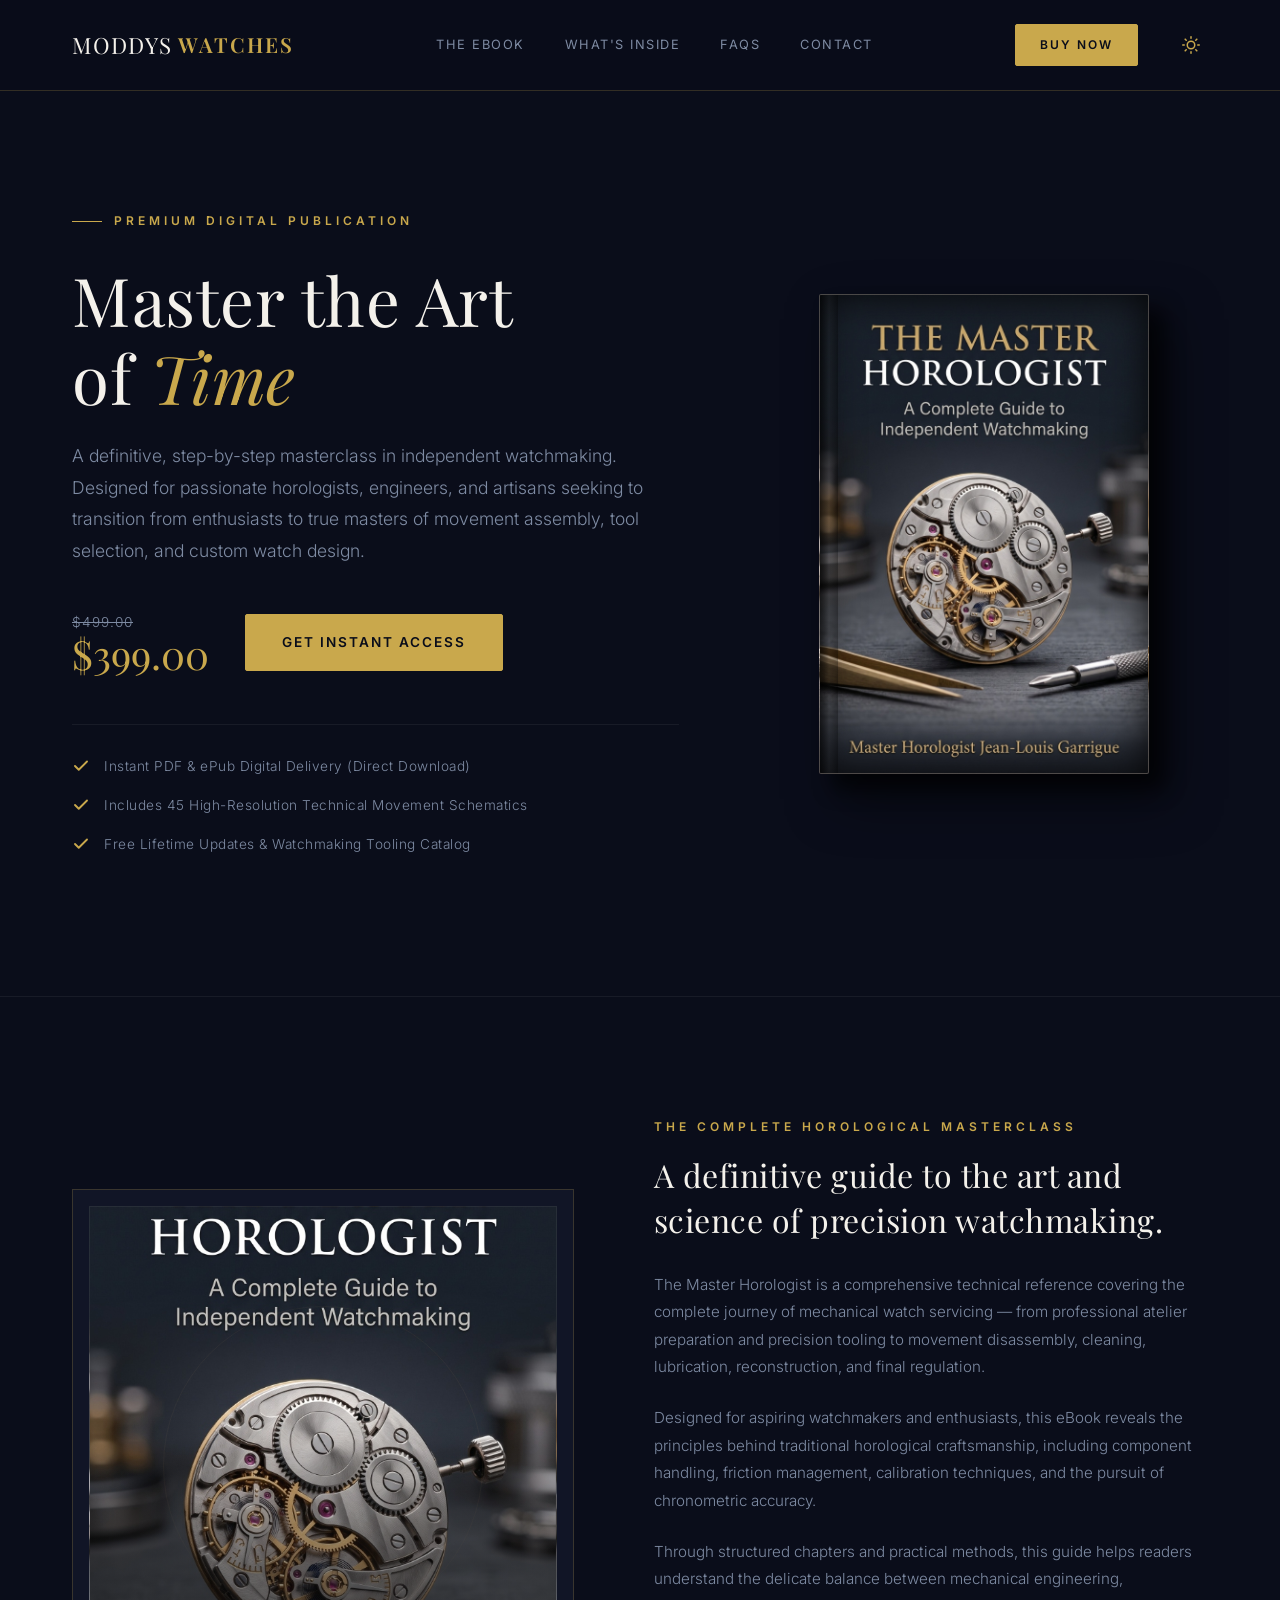
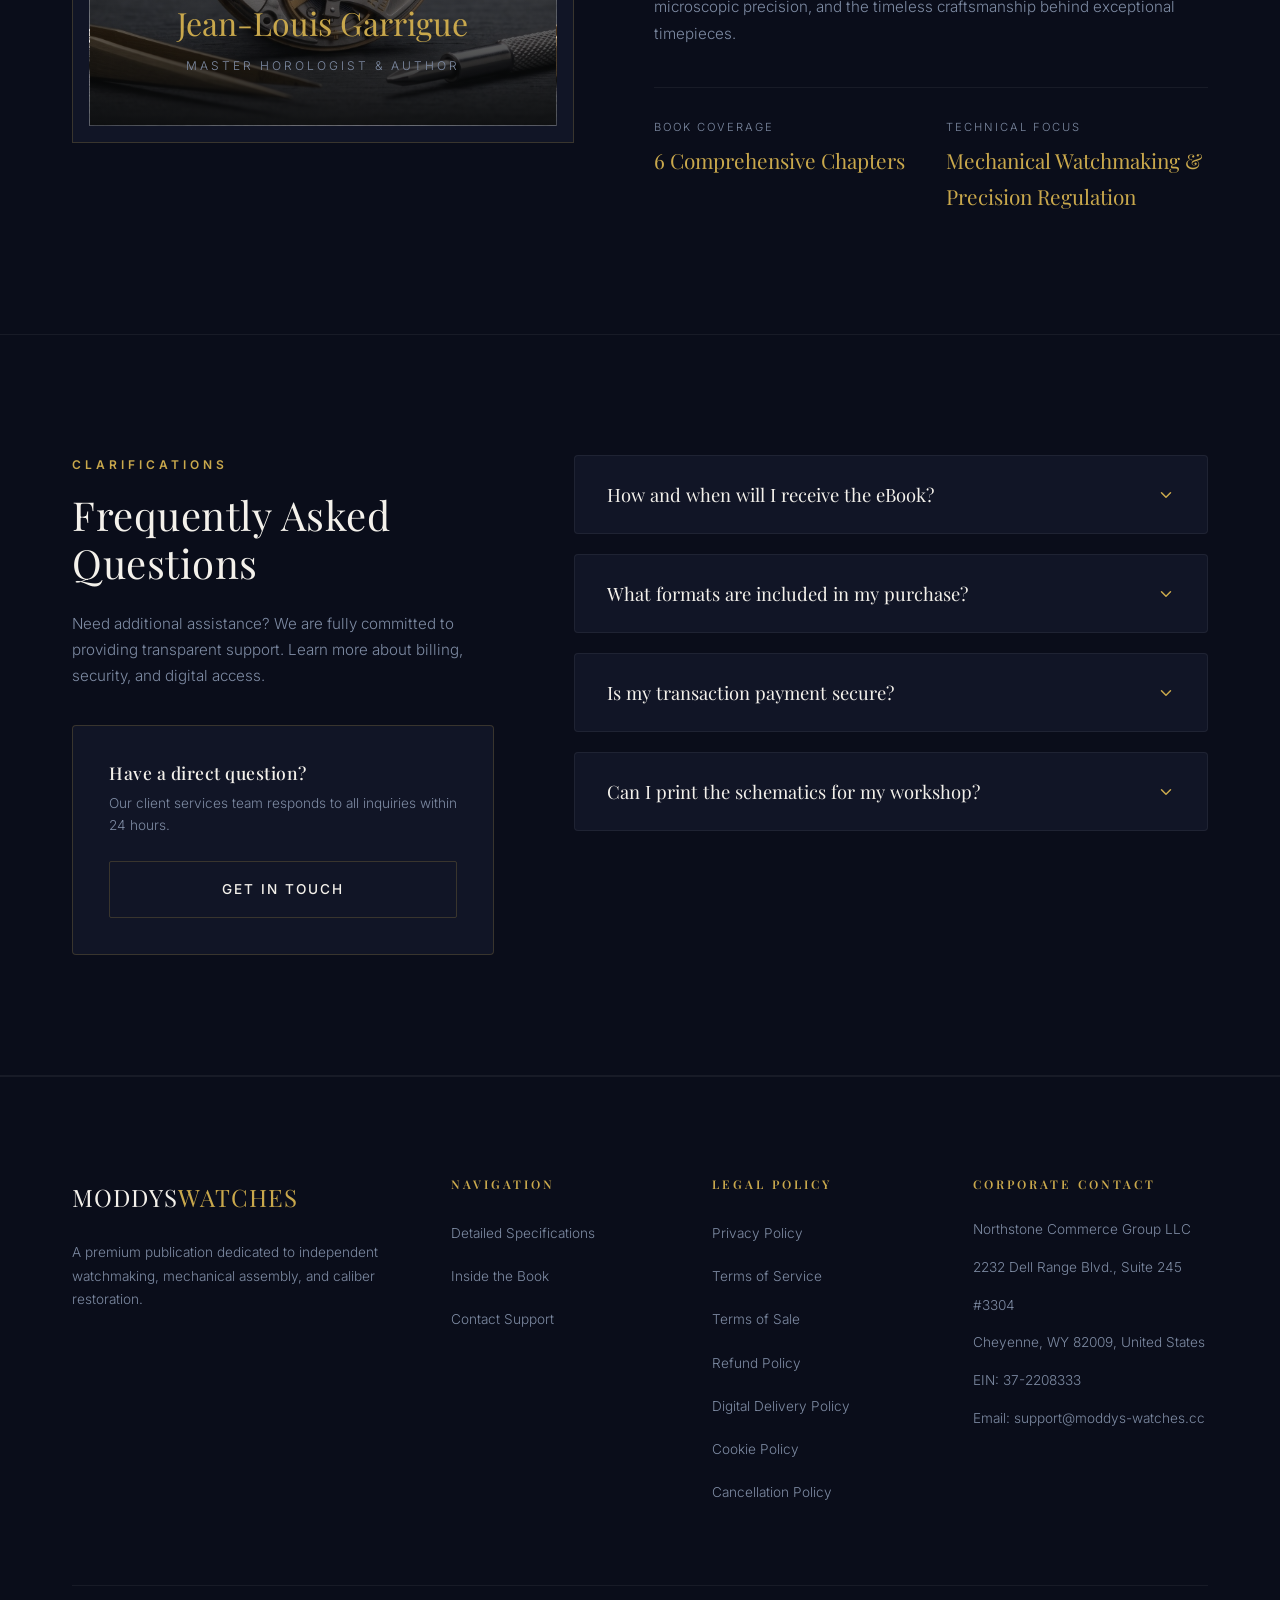
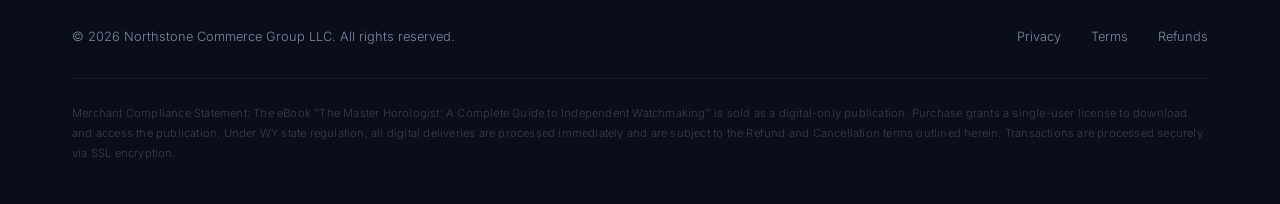
<file: index.html>
<!DOCTYPE html>
<html lang="en">

<head>
  <meta charset="UTF-8">
  <meta name="viewport" content="width=device-width, initial-scale=1.0">
  <meta name="description"
    content="The Master Horologist: A Complete Guide to Independent Watchmaking. Learn movement mechanics, sourcing, tools, and assembly from an industry expert.">
  <title>The Master Horologist — A Complete Guide to Independent Watchmaking</title>
  <link rel="preconnect" href="https://fonts.googleapis.com">
  <link rel="preconnect" href="https://fonts.gstatic.com" crossorigin>
  <link
    href="https://fonts.googleapis.com/css2?family=Inter:wght@300;400;500;600;700&family=Playfair+Display:ital,wght@0,400;0,600;0,700;1,400&display=swap"
    rel="stylesheet">
  <link rel="stylesheet" href="style.css">
  <script>
    (function () {
      const currentTheme = localStorage.getItem('theme');
      if (currentTheme === 'classic') {
        document.body.classList.add('theme-classic');
      }
    })();
  </script>
</head>

<body>

  <!-- HEADER -->
  <header class="header">
    <div class="container header-container">
      <a href="index.html" class="logo">
        MODDYS<span>WATCHES</span>
      </a>

      <nav class="nav-menu" id="navMenu">
        <a href="product.html" class="nav-link">The eBook</a>
        <a href="index.html#features" class="nav-link">What's Inside</a>
        <a href="index.html#faq" class="nav-link">FAQs</a>
        <a href="contact.html" class="nav-link">Contact</a>
        <a href="product.html" class="btn btn-primary mobile-cta" style="display:none; margin-top:12px;">Get Instant Access</a>
      </nav>

      <div class="nav-actions">
        <a href="product.html" class="btn btn-primary btn-nav-cta">Buy Now</a>
        <button class="theme-toggle" id="themeToggle" aria-label="Toggle Theme">
          <!-- Sun Icon (appears in dark mode to switch to light) -->
          <svg class="sun-icon" width="18" height="18" viewBox="0 0 24 24" fill="none" stroke="currentColor"
            stroke-width="2" stroke-linecap="round" stroke-linejoin="round">
            <circle cx="12" cy="12" r="5"></circle>
            <line x1="12" y1="1" x2="12" y2="3"></line>
            <line x1="12" y1="21" x2="12" y2="23"></line>
            <line x1="4.22" y1="4.22" x2="5.64" y2="5.64"></line>
            <line x1="18.36" y1="18.36" x2="19.78" y2="19.78"></line>
            <line x1="1" y1="12" x2="3" y2="12"></line>
            <line x1="21" y1="12" x2="23" y2="12"></line>
            <line x1="4.22" y1="19.78" x2="5.64" y2="18.36"></line>
            <line x1="18.36" y1="5.64" x2="19.78" y2="4.22"></line>
          </svg>
          <!-- Moon Icon (appears in light mode to switch to dark) -->
          <svg class="moon-icon" width="18" height="18" viewBox="0 0 24 24" fill="none" stroke="currentColor"
            stroke-width="2" stroke-linecap="round" stroke-linejoin="round">
            <path d="M21 12.79A9 9 0 1 1 11.21 3 7 7 0 0 0 21 12.79z"></path>
          </svg>
        </button>
        <button class="mobile-nav-toggle" id="mobileNavToggle" aria-label="Toggle navigation">
          <span class="hamburger"></span>
        </button>
      </div>
    </div>
  </header>

  <!-- HERO SECTION -->
  <section class="hero">
    <div class="container hero-grid">
      <div class="hero-content">
        <span class="hero-pretitle">Premium Digital Publication</span>
        <h1 class="hero-title">Master the Art <br>of <span class="serif-italic text-gold">Time</span></h1>
        <p class="hero-description">
          A definitive, step-by-step masterclass in independent watchmaking. Designed for passionate horologists,
          engineers, and artisans seeking to transition from enthusiasts to true masters of movement assembly, tool
          selection, and custom watch design.
        </p>

        <div class="hero-cta-wrapper">
          <div class="hero-price">
            <span class="price-original">$499.00</span>
            <span class="price-current">$399.00</span>
          </div>
          <a href="product.html" class="btn btn-primary">Get Instant Access</a>
        </div>

        <div class="hero-benefits-list">
          <div class="hero-benefit-item">
            <svg width="18" height="18" viewBox="0 0 24 24" fill="none" stroke="currentColor" stroke-width="2.5"
              stroke-linecap="round" stroke-linejoin="round">
              <polyline points="20 6 9 17 4 12"></polyline>
            </svg>
            <span>Instant PDF &amp; ePub Digital Delivery (Direct Download)</span>
          </div>
          <div class="hero-benefit-item">
            <svg width="18" height="18" viewBox="0 0 24 24" fill="none" stroke="currentColor" stroke-width="2.5"
              stroke-linecap="round" stroke-linejoin="round">
              <polyline points="20 6 9 17 4 12"></polyline>
            </svg>
            <span>Includes 45 High-Resolution Technical Movement Schematics</span>
          </div>
          <div class="hero-benefit-item">
            <svg width="18" height="18" viewBox="0 0 24 24" fill="none" stroke="currentColor" stroke-width="2.5"
              stroke-linecap="round" stroke-linejoin="round">
              <polyline points="20 6 9 17 4 12"></polyline>
            </svg>
            <span>Free Lifetime Updates &amp; Watchmaking Tooling Catalog</span>
          </div>
        </div>
      </div>

      <div class="hero-image-wrapper">
        <div class="gear-deco"></div>
        <div class="book-mockup-container">
          <div class="book-shadow-back"></div>
          <div class="book-mockup">
            <div class="book-cover"
              style="background-image: url('images/book-cover.jpg'); background-size: cover; background-position: center;">
              <div class="book-spine-effect"></div>
            </div>
          </div>
        </div>
      </div>
    </div>
  </section>

  <!-- AUTHOR SECTION -->
  <section class="author" id="author">
    <div class="container author-grid">
      <div class="author-image-area">
        <div class="author-frame">
          <div class="author-image-placeholder"
            style="background-image: url('images/book-cover.jpg'); background-size: cover; background-position: center;">
            <div class="author-text-on-image">
              <div class="author-name-tag">Jean-Louis Garrigue</div>
              <div class="author-title-tag">Master Horologist &amp; Author</div>
            </div>
          </div>
        </div>
      </div>
      <div class="author-bio">
        <span class="section-tag">THE COMPLETE HOROLOGICAL MASTERCLASS</span>
        <h2 class="author-bio-lead">A definitive guide to the art and science of precision watchmaking.</h2>
        <p class="author-bio-p">
          The Master Horologist is a comprehensive technical reference covering the complete journey of mechanical watch
          servicing — from professional atelier preparation and precision tooling to movement disassembly, cleaning,
          lubrication, reconstruction, and final regulation.
        </p>
        <p class="author-bio-p">
          Designed for aspiring watchmakers and enthusiasts, this eBook reveals the principles behind traditional
          horological craftsmanship, including component handling, friction management, calibration techniques, and the
          pursuit of chronometric accuracy.
        </p>

        <p class="author-bio-p">
          Through structured chapters and practical methods, this guide helps readers understand the delicate balance
          between mechanical engineering, microscopic precision, and the timeless craftsmanship behind exceptional
          timepieces.
        </p>

        <div class="author-credentials">
          <div class="credential-item">
            <span class="credential-label">BOOK COVERAGE</span>
            <span class="credential-val">6 Comprehensive Chapters</span>
          </div>
          <div class="credential-item">
            <span class="credential-label">TECHNICAL FOCUS</span>
            <span class="credential-val">Mechanical Watchmaking & Precision Regulation</span>
          </div>
        </div>
      </div>
    </div>
  </section>

  <!-- TRUST & FAQ SECTION -->
  <section class="faq" id="faq">
    <div class="container faq-layout">
      <div class="faq-intro">
        <span class="section-tag">Clarifications</span>
        <h2>Frequently Asked Questions</h2>
        <p>
          Need additional assistance? We are fully committed to providing transparent support. Learn more about billing,
          security, and digital access.
        </p>
        <div class="faq-contact-card">
          <h4>Have a direct question?</h4>
          <p>Our client services team responds to all inquiries within 24 hours.</p>
          <a href="contact.html" class="btn btn-secondary btn-block">Get in Touch</a>
        </div>
      </div>

      <div class="faq-accordion">
        <!-- FAQ 1 -->
        <div class="accordion-item">
          <button class="accordion-header">
            How and when will I receive the eBook?
            <svg class="accordion-icon" width="20" height="20" viewBox="0 0 24 24" fill="none" stroke="currentColor"
              stroke-width="2" stroke-linecap="round" stroke-linejoin="round">
              <polyline points="6 9 12 15 18 9"></polyline>
            </svg>
          </button>
          <div class="accordion-content">
            <div class="accordion-content-inner">
              Delivery is instant. As soon as your secure checkout is complete, you will receive a secure confirmation
              email containing high-speed download links for both high-resolution PDF and ePub editions of the book.
            </div>
          </div>
        </div>

        <!-- FAQ 2 -->
        <div class="accordion-item">
          <button class="accordion-header">
            What formats are included in my purchase?
            <svg class="accordion-icon" width="20" height="20" viewBox="0 0 24 24" fill="none" stroke="currentColor"
              stroke-width="2" stroke-linecap="round" stroke-linejoin="round">
              <polyline points="6 9 12 15 18 9"></polyline>
            </svg>
          </button>
          <div class="accordion-content">
            <div class="accordion-content-inner">
              You will receive two formats: a high-definition PDF designed for detailed study on tablet/desktop displays
              (showing vector movement diagrams), and a fully responsive ePub file suitable for mobile reading devices.
            </div>
          </div>
        </div>

        <!-- FAQ 3 -->
        <div class="accordion-item">
          <button class="accordion-header">
            Is my transaction payment secure?
            <svg class="accordion-icon" width="20" height="20" viewBox="0 0 24 24" fill="none" stroke="currentColor"
              stroke-width="2" stroke-linecap="round" stroke-linejoin="round">
              <polyline points="6 9 12 15 18 9"></polyline>
            </svg>
          </button>
          <div class="accordion-content">
            <div class="accordion-content-inner">
              Yes, absolutely. We use industry-standard 256-bit SSL encryption to process all transactions. Your payment
              details are processed securely through certified merchant networks, and we never view or store your card
              number.
            </div>
          </div>
        </div>

        <!-- FAQ 4 -->
        <div class="accordion-item">
          <button class="accordion-header">
            Can I print the schematics for my workshop?
            <svg class="accordion-icon" width="20" height="20" viewBox="0 0 24 24" fill="none" stroke="currentColor"
              stroke-width="2" stroke-linecap="round" stroke-linejoin="round">
              <polyline points="6 9 12 15 18 9"></polyline>
            </svg>
          </button>
          <div class="accordion-content">
            <div class="accordion-content-inner">
              Yes, your personal license permits you to print the schematics, oiling charts, and tool reference lists
              included in the PDF edition. This is highly recommended for physical reference at your watchmaker
              workbench.
            </div>
          </div>
        </div>
      </div>
    </div>
  </section>

  <!-- FOOTER -->
  <footer class="footer">
    <div class="container">
      <div class="footer-grid">
        <div class="footer-brand">
          <div class="footer-logo">MODDYS<span>WATCHES</span></div>
          <p class="footer-desc">
            A premium publication dedicated to independent watchmaking, mechanical assembly, and caliber restoration.
          </p>
        </div>

        <div>
          <h4 class="footer-heading">Navigation</h4>
          <ul class="footer-links">
            <li><a href="product.html" class="footer-link">Detailed Specifications</a></li>
            <li><a href="index.html#features" class="footer-link">Inside the Book</a></li>
            <li><a href="contact.html" class="footer-link">Contact Support</a></li>
          </ul>
        </div>

        <div>
          <h4 class="footer-heading">Legal Policy</h4>
          <ul class="footer-links">
            <li><a href="privacy.html" class="footer-link">Privacy Policy</a></li>
            <li><a href="terms.html" class="footer-link">Terms of Service</a></li>
            <li><a href="terms-of-sale.html" class="footer-link">Terms of Sale</a></li>
            <li><a href="refund.html" class="footer-link">Refund Policy</a></li>
            <li><a href="delivery.html" class="footer-link">Digital Delivery Policy</a></li>
            <li><a href="cookies.html" class="footer-link">Cookie Policy</a></li>
            <li><a href="cancellation.html" class="footer-link">Cancellation Policy</a></li>
          </ul>
        </div>

        <div>
          <h4 class="footer-heading">Corporate Contact</h4>
          <div class="footer-contact-info">
            <span>Northstone Commerce Group LLC</span>
            <span>2232 Dell Range Blvd., Suite 245</span>
            <span>#3304</span>
            <span>Cheyenne, WY 82009, United States</span>
            <span>EIN: 37-2208333</span>
            <span>Email: support@moddys-watches.cc</span>
          </div>
        </div>
      </div>

      <div class="footer-bottom">
        <span>&copy; 2026 Northstone Commerce Group LLC. All rights reserved.</span>
        <div class="footer-bottom-links">
          <a href="privacy.html" class="footer-bottom-link">Privacy</a>
          <a href="terms.html" class="footer-bottom-link">Terms</a>
          <a href="refund.html" class="footer-bottom-link">Refunds</a>
        </div>
      </div>

      <div class="compliance-text">
        Merchant Compliance Statement: The eBook "The Master Horologist: A Complete Guide to Independent Watchmaking" is
        sold as a digital-only publication. Purchase grants a single-user license to download and access the
        publication. Under WY state regulation, all digital deliveries are processed immediately and are subject to the
        Refund and Cancellation terms outlined herein. Transactions are processed securely via SSL encryption.
      </div>
    </div>
  </footer>

  <!-- MOBILE MENU AND FAQ ACCORDION SCRIPTS -->
  <script>
    // Mobile Navigation Toggle
    const mobileNavToggle = document.getElementById('mobileNavToggle');
    const navMenu = document.getElementById('navMenu');

    mobileNavToggle.addEventListener('click', () => {
      mobileNavToggle.classList.toggle('active');
      navMenu.classList.toggle('active');
    });

    // Close menu when clicking links
    document.querySelectorAll('.nav-link').forEach(link => {
      link.addEventListener('click', () => {
        mobileNavToggle.classList.remove('active');
        navMenu.classList.remove('active');
      });
    });

    // FAQ Accordion Toggle
    const accordionHeaders = document.querySelectorAll('.accordion-header');

    accordionHeaders.forEach(header => {
      header.addEventListener('click', () => {
        const item = header.parentElement;
        const content = item.querySelector('.accordion-content');
        const isActive = item.classList.contains('active');

        // Close all other accordion items
        document.querySelectorAll('.accordion-item').forEach(otherItem => {
          if (otherItem !== item) {
            otherItem.classList.remove('active');
            otherItem.querySelector('.accordion-content').style.maxHeight = null;
          }
        });

        // Toggle current item
        if (isActive) {
          item.classList.remove('active');
          content.style.maxHeight = null;
        } else {
          item.classList.add('active');
          content.style.maxHeight = content.scrollHeight + 'px';
        }
      });
    });

    // Theme Toggle Logic
    const themeToggle = document.getElementById('themeToggle');
    if (themeToggle) {
      themeToggle.addEventListener('click', () => {
        document.body.classList.toggle('theme-classic');
        const isClassic = document.body.classList.contains('theme-classic');
        localStorage.setItem('theme', isClassic ? 'classic' : 'dark');
      });
    }
  </script>
</body>

</html>
</file>
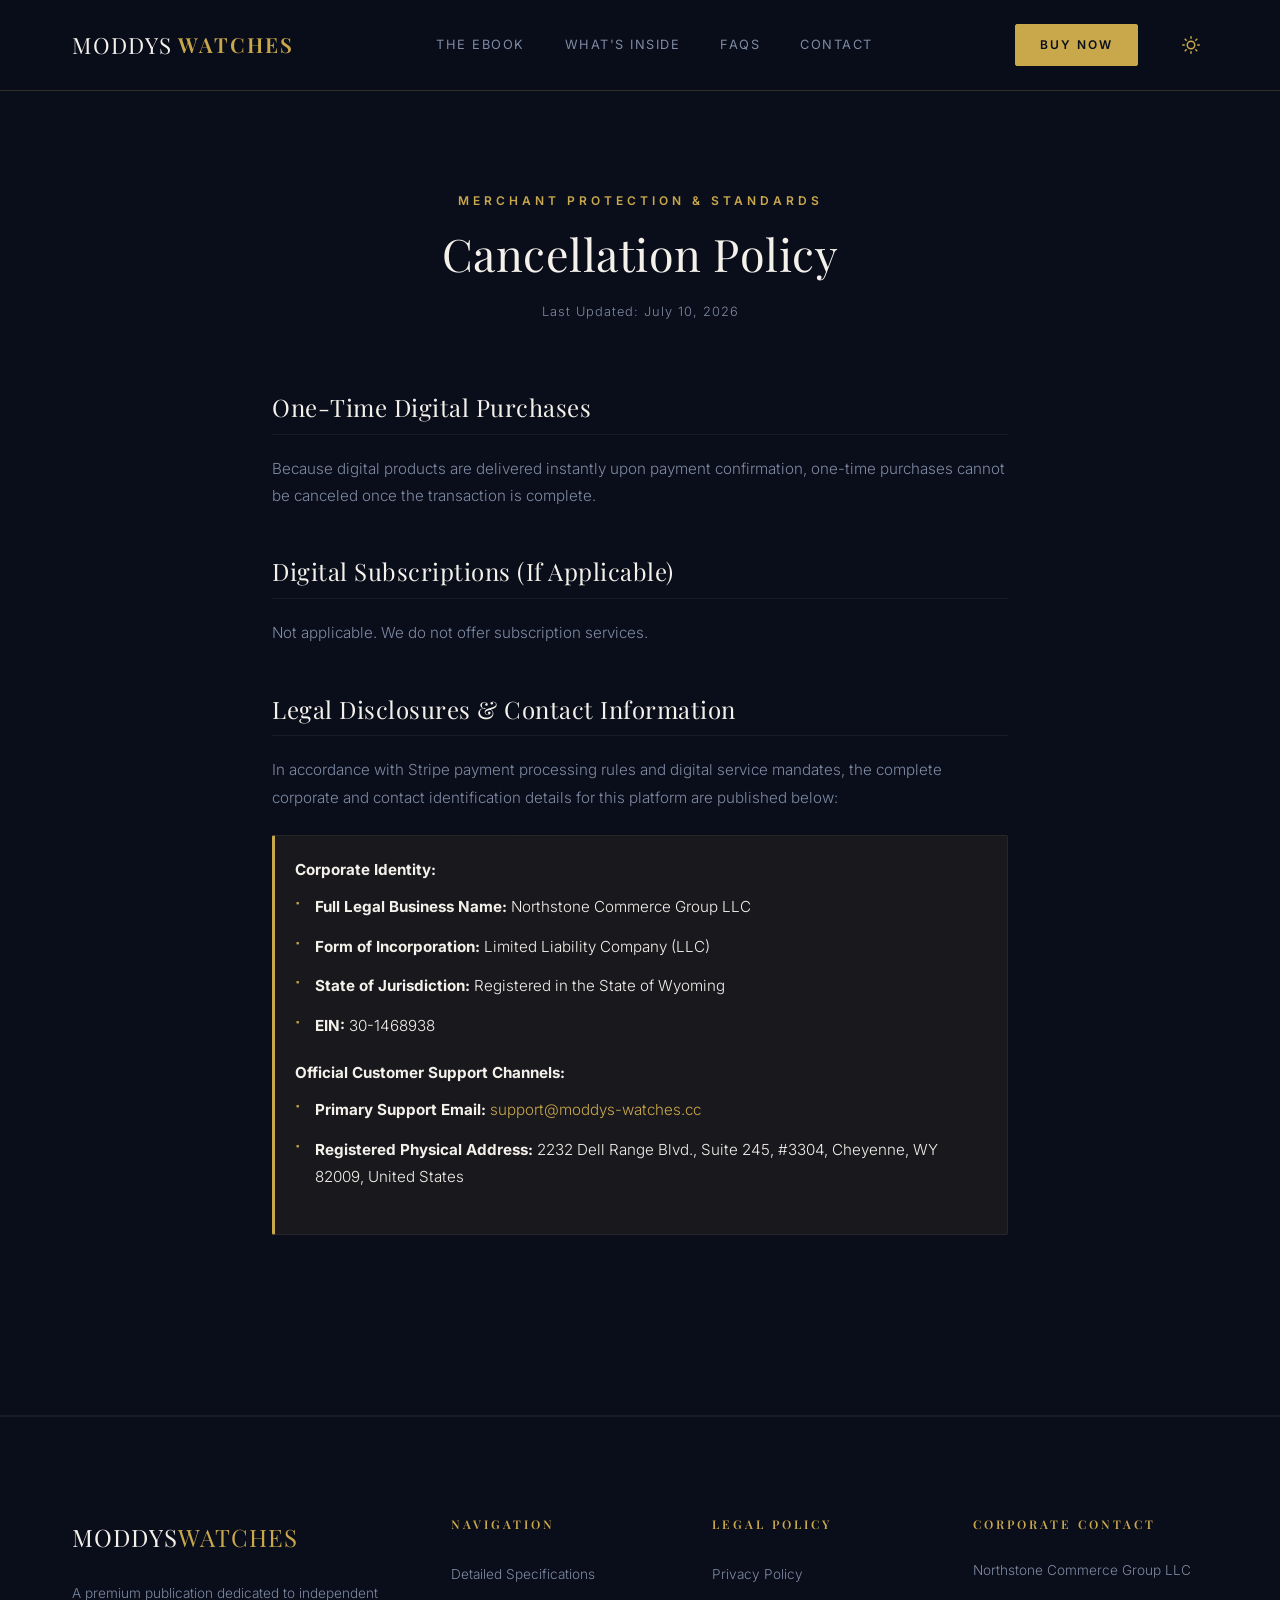
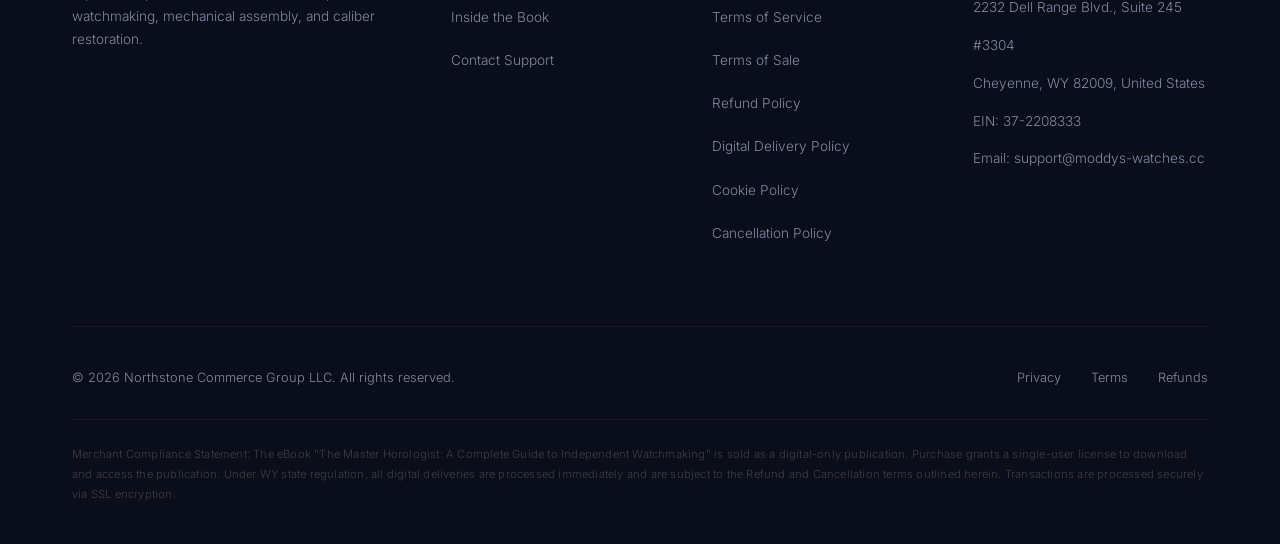
<file: cancellation.html>
﻿<!DOCTYPE html>
<html lang="en">

<head>
  <meta charset="UTF-8">
  <meta name="viewport" content="width=device-width, initial-scale=1.0">
  <meta name="description" content="Cancellation Policy for Northstone digital purchases.">
  <title>Cancellation Policy — Northstone</title>
  <link rel="preconnect" href="https://fonts.googleapis.com">
  <link rel="preconnect" href="https://fonts.gstatic.com" crossorigin>
  <link
    href="https://fonts.googleapis.com/css2?family=Inter:wght@300;400;500;600;700&family=Playfair+Display:ital,wght@0,400;0,600;0,700;1,400&display=swap"
    rel="stylesheet">
  <link rel="stylesheet" href="style.css">
  <script>
    (function () {
      const currentTheme = localStorage.getItem('theme');
      if (currentTheme === 'classic') {
        document.body.classList.add('theme-classic');
      }
    })();
  </script>
</head>

<body>

  <!-- HEADER -->
  <header class="header">
    <div class="container header-container">
      <a href="index.html" class="logo">
        MODDYS<span>WATCHES</span>
      </a>

      <nav class="nav-menu" id="navMenu">
        <a href="product.html" class="nav-link">The eBook</a>
        <a href="index.html#features" class="nav-link">What's Inside</a>
        <a href="index.html#faq" class="nav-link">FAQs</a>
        <a href="contact.html" class="nav-link">Contact</a>
        <a href="product.html" class="btn btn-primary mobile-cta" style="display:none; margin-top:12px;">Get Instant Access</a>
      </nav>

      <div class="nav-actions">
        <a href="product.html" class="btn btn-primary btn-nav-cta">Buy Now</a>
        <button class="theme-toggle" id="themeToggle" aria-label="Toggle Theme">
          <!-- Sun Icon (appears in dark mode to switch to light) -->
          <svg class="sun-icon" width="18" height="18" viewBox="0 0 24 24" fill="none" stroke="currentColor"
            stroke-width="2" stroke-linecap="round" stroke-linejoin="round">
            <circle cx="12" cy="12" r="5"></circle>
            <line x1="12" y1="1" x2="12" y2="3"></line>
            <line x1="12" y1="21" x2="12" y2="23"></line>
            <line x1="4.22" y1="4.22" x2="5.64" y2="5.64"></line>
            <line x1="18.36" y1="18.36" x2="19.78" y2="19.78"></line>
            <line x1="1" y1="12" x2="3" y2="12"></line>
            <line x1="21" y1="12" x2="23" y2="12"></line>
            <line x1="4.22" y1="19.78" x2="5.64" y2="18.36"></line>
            <line x1="18.36" y1="5.64" x2="19.78" y2="4.22"></line>
          </svg>
          <!-- Moon Icon (appears in light mode to switch to dark) -->
          <svg class="moon-icon" width="18" height="18" viewBox="0 0 24 24" fill="none" stroke="currentColor"
            stroke-width="2" stroke-linecap="round" stroke-linejoin="round">
            <path d="M21 12.79A9 9 0 1 1 11.21 3 7 7 0 0 0 21 12.79z"></path>
          </svg>
        </button>
        <button class="mobile-nav-toggle" id="mobileNavToggle" aria-label="Toggle navigation">
          <span class="hamburger"></span>
        </button>
      </div>
    </div>
  </header>

  <!-- LEGAL CONTENT PAGE -->
  <section class="legal-page">
    <div class="container legal-container">
      <div class="legal-header">
        <span class="section-tag">Merchant Protection &amp; Standards</span>
        <h1 class="section-title">Cancellation Policy</h1>
        <p class="legal-meta">Last Updated: July 10, 2026</p>
      </div>

      <div class="legal-content">
        <h2>One-Time Digital Purchases</h2>
        <p>
          Because digital products are delivered instantly upon payment confirmation, one-time purchases cannot be canceled once the transaction is complete.
        </p>

        <h2>Digital Subscriptions (If Applicable)</h2>
        <p>
          Not applicable. We do not offer subscription services.
        </p>

        <h2>Legal Disclosures &amp; Contact Information</h2>
        <p>
          In accordance with Stripe payment processing rules and digital service mandates, the complete corporate and contact identification details for this platform are published below:
        </p>
        <div class="legal-section-callout" style="background-color: var(--color-gold-light); border-left: 3px solid var(--color-gold-accent); padding: 20px; margin-top: 20px;">
          <p style="margin-bottom: 10px;"><strong>Corporate Identity:</strong></p>
          <ul style="list-style: none; padding-left: 0; margin-bottom: 20px; color: var(--color-text-primary);">
            <li><strong>Full Legal Business Name:</strong> Northstone Commerce Group LLC</li>
            <li><strong>Form of Incorporation:</strong> Limited Liability Company (LLC)</li>
            <li><strong>State of Jurisdiction:</strong> Registered in the State of Wyoming</li>
            <li><strong>EIN:</strong> 30-1468938</li>
          </ul>
          <p style="margin-bottom: 10px;"><strong>Official Customer Support Channels:</strong></p>
          <ul style="list-style: none; padding-left: 0; color: var(--color-text-primary);">
            <li><strong>Primary Support Email:</strong> <a href="mailto:support@moddys-watches.cc" class="text-gold">support@moddys-watches.cc</a></li>
            <li><strong>Registered Physical Address:</strong> 2232 Dell Range Blvd., Suite 245, #3304, Cheyenne, WY 82009, United States</li>
          </ul>
        </div>
      </div>
    </div>
  </section>

  <!-- FOOTER -->
  <footer class="footer">
    <div class="container">
      <div class="footer-grid">
        <div class="footer-brand">
          <div class="footer-logo">MODDYS<span>WATCHES</span></div>
          <p class="footer-desc">
            A premium publication dedicated to independent watchmaking, mechanical assembly, and caliber restoration.
          </p>
        </div>

        <div>
          <h4 class="footer-heading">Navigation</h4>
          <ul class="footer-links">
            <li><a href="product.html" class="footer-link">Detailed Specifications</a></li>
            <li><a href="index.html#features" class="footer-link">Inside the Book</a></li>
            <li><a href="contact.html" class="footer-link">Contact Support</a></li>
          </ul>
        </div>

        <div>
          <h4 class="footer-heading">Legal Policy</h4>
          <ul class="footer-links">
            <li><a href="privacy.html" class="footer-link">Privacy Policy</a></li>
            <li><a href="terms.html" class="footer-link">Terms of Service</a></li>
            <li><a href="terms-of-sale.html" class="footer-link">Terms of Sale</a></li>
            <li><a href="refund.html" class="footer-link">Refund Policy</a></li>
            <li><a href="delivery.html" class="footer-link">Digital Delivery Policy</a></li>
            <li><a href="cookies.html" class="footer-link">Cookie Policy</a></li>
            <li><a href="cancellation.html" class="footer-link">Cancellation Policy</a></li>
          </ul>
        </div>

        <div>
          <h4 class="footer-heading">Corporate Contact</h4>
          <div class="footer-contact-info">
            <span>Northstone Commerce Group LLC</span>
            <span>2232 Dell Range Blvd., Suite 245</span>
            <span>#3304</span>
            <span>Cheyenne, WY 82009, United States</span>
            <span>EIN: 37-2208333</span>
            <span>Email: support@moddys-watches.cc</span>
          </div>
        </div>
      </div>

      <div class="footer-bottom">
        <span>&copy; 2026 Northstone Commerce Group LLC. All rights reserved.</span>
        <div class="footer-bottom-links">
          <a href="privacy.html" class="footer-bottom-link">Privacy</a>
          <a href="terms.html" class="footer-bottom-link">Terms</a>
          <a href="refund.html" class="footer-bottom-link">Refunds</a>
        </div>
      </div>

      <div class="compliance-text">
        Merchant Compliance Statement: The eBook "The Master Horologist: A Complete Guide to Independent Watchmaking" is
        sold as a digital-only publication. Purchase grants a single-user license to download and access the
        publication. Under WY state regulation, all digital deliveries are processed immediately and are subject to the
        Refund and Cancellation terms outlined herein. Transactions are processed securely via SSL encryption.
      </div>
    </div>
  </footer>

  <!-- MOBILE MENU SCRIPT -->
  <script>
    const mobileNavToggle = document.getElementById('mobileNavToggle');
    const navMenu = document.getElementById('navMenu');

    mobileNavToggle.addEventListener('click', () => {
      mobileNavToggle.classList.toggle('active');
      navMenu.classList.toggle('active');
    });

    // Theme Toggle Logic
    const themeToggle = document.getElementById('themeToggle');
    if (themeToggle) {
      themeToggle.addEventListener('click', () => {
        document.body.classList.toggle('theme-classic');
        const isClassic = document.body.classList.contains('theme-classic');
        localStorage.setItem('theme', isClassic ? 'classic' : 'dark');
      });
    }
  </script>
</body>

</html>
</file>
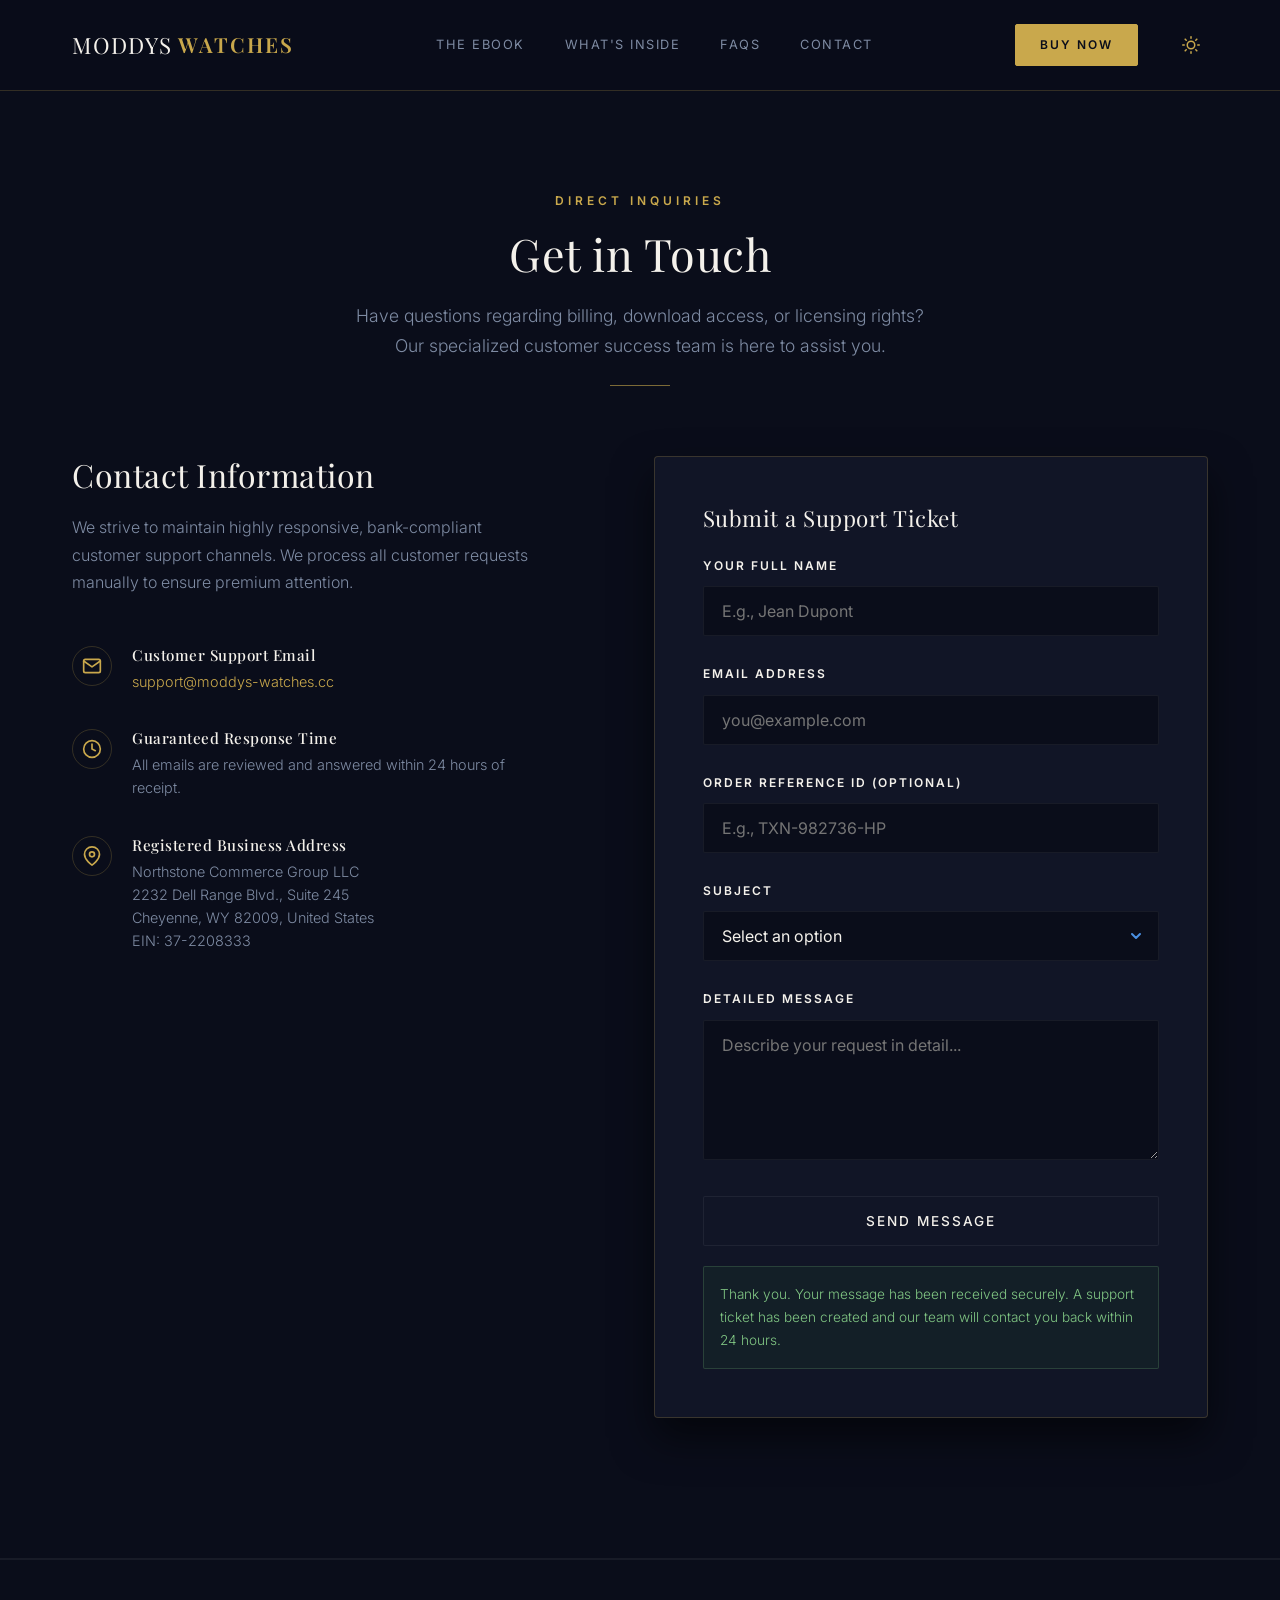
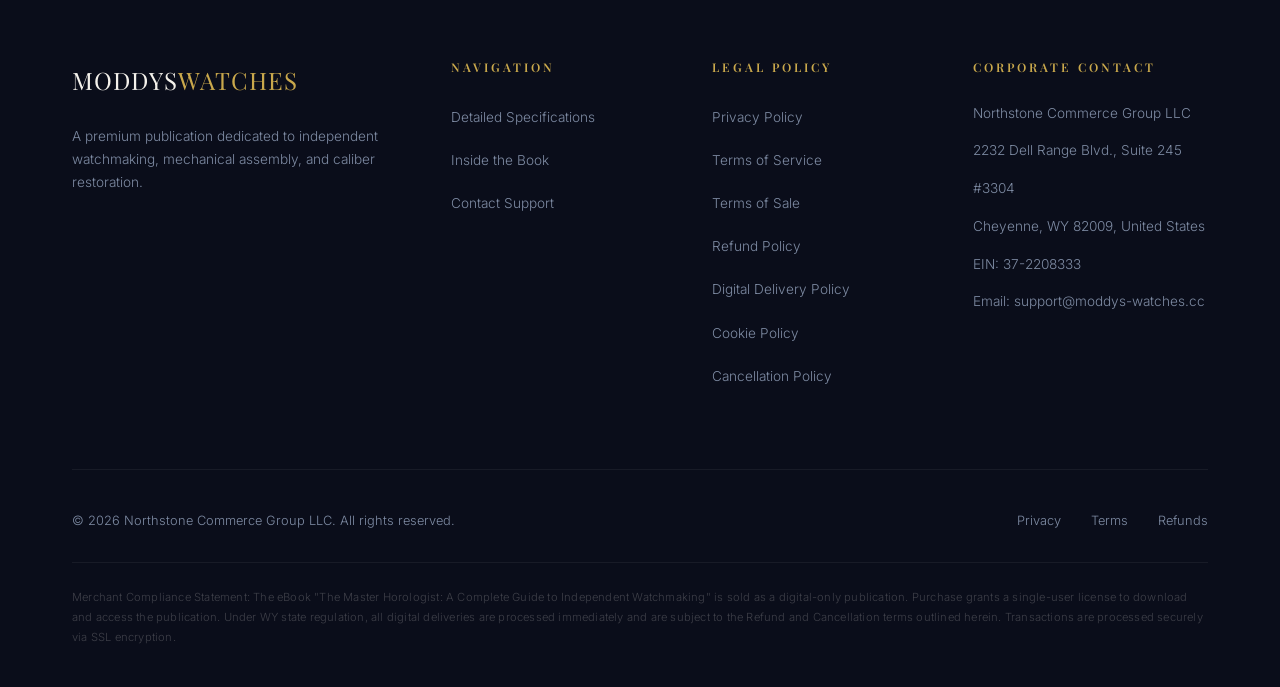
<file: contact.html>
﻿<!DOCTYPE html>
<html lang="en">

<head>
  <meta charset="UTF-8">
  <meta name="viewport" content="width=device-width, initial-scale=1.0">
  <meta name="description"
    content="Get in touch with the support team for The Master Horologist eBook. Submit queries about orders, billing, or licensing.">
  <title>Contact Us — The Master Horologist</title>
  <link rel="preconnect" href="https://fonts.googleapis.com">
  <link rel="preconnect" href="https://fonts.gstatic.com" crossorigin>
  <link
    href="https://fonts.googleapis.com/css2?family=Inter:wght@300;400;500;600;700&family=Playfair+Display:ital,wght@0,400;0,600;0,700;1,400&display=swap"
    rel="stylesheet">
  <link rel="stylesheet" href="style.css">
  <script>
    (function () {
      const currentTheme = localStorage.getItem('theme');
      if (currentTheme === 'classic') {
        document.body.classList.add('theme-classic');
      }
    })();
  </script>
</head>

<body>

  <!-- HEADER -->
  <header class="header">
    <div class="container header-container">
      <a href="index.html" class="logo">
        MODDYS<span>WATCHES</span>
      </a>

      <nav class="nav-menu" id="navMenu">
        <a href="product.html" class="nav-link">The eBook</a>
        <a href="index.html#features" class="nav-link">What's Inside</a>
        <a href="index.html#faq" class="nav-link">FAQs</a>
        <a href="contact.html" class="nav-link">Contact</a>
        <a href="product.html" class="btn btn-primary mobile-cta" style="display:none; margin-top:12px;">Get Instant Access</a>
      </nav>

      <div class="nav-actions">
        <a href="product.html" class="btn btn-primary btn-nav-cta">Buy Now</a>
        <button class="theme-toggle" id="themeToggle" aria-label="Toggle Theme">
          <!-- Sun Icon (appears in dark mode to switch to light) -->
          <svg class="sun-icon" width="18" height="18" viewBox="0 0 24 24" fill="none" stroke="currentColor"
            stroke-width="2" stroke-linecap="round" stroke-linejoin="round">
            <circle cx="12" cy="12" r="5"></circle>
            <line x1="12" y1="1" x2="12" y2="3"></line>
            <line x1="12" y1="21" x2="12" y2="23"></line>
            <line x1="4.22" y1="4.22" x2="5.64" y2="5.64"></line>
            <line x1="18.36" y1="18.36" x2="19.78" y2="19.78"></line>
            <line x1="1" y1="12" x2="3" y2="12"></line>
            <line x1="21" y1="12" x2="23" y2="12"></line>
            <line x1="4.22" y1="19.78" x2="5.64" y2="18.36"></line>
            <line x1="18.36" y1="5.64" x2="19.78" y2="4.22"></line>
          </svg>
          <!-- Moon Icon (appears in light mode to switch to dark) -->
          <svg class="moon-icon" width="18" height="18" viewBox="0 0 24 24" fill="none" stroke="currentColor"
            stroke-width="2" stroke-linecap="round" stroke-linejoin="round">
            <path d="M21 12.79A9 9 0 1 1 11.21 3 7 7 0 0 0 21 12.79z"></path>
          </svg>
        </button>
        <button class="mobile-nav-toggle" id="mobileNavToggle" aria-label="Toggle navigation">
          <span class="hamburger"></span>
        </button>
      </div>
    </div>
  </header>

  <!-- CONTACT SECTION -->
  <section class="contact-section">
    <div class="container">

      <div class="section-header">
        <span class="section-tag">Direct Inquiries</span>
        <h1 class="section-title">Get in Touch</h1>
        <p class="section-subtitle">
          Have questions regarding billing, download access, or licensing rights? Our specialized customer success team
          is here to assist you.
        </p>
      </div>

      <div class="contact-grid">

        <!-- Contact Information Column -->
        <div class="contact-info">
          <h2 style="font-size: 2rem; margin-bottom: 20px;">Contact Information</h2>
          <p style="color: var(--color-text-muted); margin-bottom: 30px;">
            We strive to maintain highly responsive, bank-compliant customer support channels. We process all customer
            requests manually to ensure premium attention.
          </p>

          <div class="contact-info-list">
            <!-- Email -->
            <div class="contact-info-item">
              <div class="contact-info-icon">
                <svg width="20" height="20" viewBox="0 0 24 24" fill="none" stroke="currentColor" stroke-width="2"
                  stroke-linecap="round" stroke-linejoin="round">
                  <path d="M4 4h16c1.1 0 2 .9 2 2v12c0 1.1-.9 2-2 2H4c-1.1 0-2-.9-2-2V6c0-1.1.9-2 2-2z"></path>
                  <polyline points="22,6 12,13 2,6"></polyline>
                </svg>
              </div>
              <div class="contact-info-text">
                <h4>Customer Support Email</h4>
                <p><a href="mailto:support@moddys-watches.cc" class="text-gold">support@moddys-watches.cc</a></p>
              </div>
            </div>

            <!-- Response Time -->
            <div class="contact-info-item">
              <div class="contact-info-icon">
                <svg width="20" height="20" viewBox="0 0 24 24" fill="none" stroke="currentColor" stroke-width="2"
                  stroke-linecap="round" stroke-linejoin="round">
                  <circle cx="12" cy="12" r="10"></circle>
                  <polyline points="12 6 12 12 16 14"></polyline>
                </svg>
              </div>
              <div class="contact-info-text">
                <h4>Guaranteed Response Time</h4>
                <p>All emails are reviewed and answered within 24 hours of receipt.</p>
              </div>
            </div>

            <!-- Registered Office -->
            <div class="contact-info-item">
              <div class="contact-info-icon">
                <svg width="20" height="20" viewBox="0 0 24 24" fill="none" stroke="currentColor" stroke-width="2"
                  stroke-linecap="round" stroke-linejoin="round">
                  <path d="M21 10c0 7-9 13-9 13s-9-6-9-13a9 9 0 0 1 18 0z"></path>
                  <circle cx="12" cy="10" r="3"></circle>
                </svg>
              </div>
              <div class="contact-info-text">
                <h4>Registered Business Address</h4>
                <p>
                  Northstone Commerce Group LLC<br>
                  2232 Dell Range Blvd., Suite 245<br>
                  Cheyenne, WY 82009, United States<br>
                  EIN: 37-2208333
                </p>
              </div>
            </div>
          </div>
        </div>

        <!-- Contact Form Column -->
        <div class="contact-form-wrapper">
          <h3 style="font-size: 1.4rem; margin-bottom: 24px;">Submit a Support Ticket</h3>

          <form id="contactForm">
            <div class="form-group">
              <label class="form-label" for="contactName">Your Full Name</label>
              <input type="text" id="contactName" class="form-control" placeholder="E.g., Jean Dupont" required>
            </div>

            <div class="form-group">
              <label class="form-label" for="contactEmail">Email Address</label>
              <input type="email" id="contactEmail" class="form-control" placeholder="you@example.com" required>
            </div>

            <div class="form-group">
              <label class="form-label" for="orderId">Order Reference ID (Optional)</label>
              <input type="text" id="orderId" class="form-control" placeholder="E.g., TXN-982736-HP">
            </div>

            <div class="form-group">
              <label class="form-label" for="contactSubject">Subject</label>
              <select id="contactSubject" class="form-control"
                style="appearance: none; background: var(--color-primary-dark) url('data:image/svg+xml;charset=utf-8,%3Csvg xmlns%3D%22http%3A%2F%2Fwww.w3.org%2F2000%2Fsvg%22 width%3D%2212%22 height%3D%2212%22 fill%3D%22none%22 stroke%3D%22%234a90e2%22%3E%3Cpath stroke-linecap%3D%22round%22 stroke-linejoin%3D%22round%22 stroke-width%3D%222%22 d%3D%22M2 4l4 4 4-4%22%2F%3E%3C%2Fsvg%3E') no-repeat right 16px center;"
                required>
                <option value="" disabled selected>Select an option</option>
                <option value="billing">Billing &amp; Transaction Query</option>
                <option value="access">Download Link &amp; Access Issues</option>
                <option value="licensing">Licensing &amp; Permissions</option>
                <option value="feedback">General Questions &amp; Feedback</option>
              </select>
            </div>

            <div class="form-group">
              <label class="form-label" for="contactMessage">Detailed Message</label>
              <textarea id="contactMessage" class="form-control" placeholder="Describe your request in detail..."
                required></textarea>
            </div>

            <button type="submit" class="btn btn-dark btn-block" style="padding: 16px 28px;">Send Message</button>
          </form>

          <div id="formStatus" class="form-status success">
            Thank you. Your message has been received securely. A support ticket has been created and our team will
            contact you back within 24 hours.
          </div>
        </div>

      </div>

    </div>
  </section>

  <!-- FOOTER -->
  <footer class="footer">
    <div class="container">
      <div class="footer-grid">
        <div class="footer-brand">
          <div class="footer-logo">MODDYS<span>WATCHES</span></div>
          <p class="footer-desc">
            A premium publication dedicated to independent watchmaking, mechanical assembly, and caliber restoration.
          </p>
        </div>

        <div>
          <h4 class="footer-heading">Navigation</h4>
          <ul class="footer-links">
            <li><a href="product.html" class="footer-link">Detailed Specifications</a></li>
            <li><a href="index.html#features" class="footer-link">Inside the Book</a></li>
            <li><a href="contact.html" class="footer-link">Contact Support</a></li>
          </ul>
        </div>

        <div>
          <h4 class="footer-heading">Legal Policy</h4>
          <ul class="footer-links">
            <li><a href="privacy.html" class="footer-link">Privacy Policy</a></li>
            <li><a href="terms.html" class="footer-link">Terms of Service</a></li>
            <li><a href="terms-of-sale.html" class="footer-link">Terms of Sale</a></li>
            <li><a href="refund.html" class="footer-link">Refund Policy</a></li>
            <li><a href="delivery.html" class="footer-link">Digital Delivery Policy</a></li>
            <li><a href="cookies.html" class="footer-link">Cookie Policy</a></li>
            <li><a href="cancellation.html" class="footer-link">Cancellation Policy</a></li>
          </ul>
        </div>

        <div>
          <h4 class="footer-heading">Corporate Contact</h4>
          <div class="footer-contact-info">
            <span>Northstone Commerce Group LLC</span>
            <span>2232 Dell Range Blvd., Suite 245</span>
            <span>#3304</span>
            <span>Cheyenne, WY 82009, United States</span>
            <span>EIN: 37-2208333</span>
            <span>Email: support@moddys-watches.cc</span>
          </div>
        </div>
      </div>

      <div class="footer-bottom">
        <span>&copy; 2026 Northstone Commerce Group LLC. All rights reserved.</span>
        <div class="footer-bottom-links">
          <a href="privacy.html" class="footer-bottom-link">Privacy</a>
          <a href="terms.html" class="footer-bottom-link">Terms</a>
          <a href="refund.html" class="footer-bottom-link">Refunds</a>
        </div>
      </div>

      <div class="compliance-text">
        Merchant Compliance Statement: The eBook "The Master Horologist: A Complete Guide to Independent Watchmaking" is
        sold as a digital-only publication. Purchase grants a single-user license to download and access the
        publication. Under WY state regulation, all digital deliveries are processed immediately and are subject to the
        Refund and Cancellation terms outlined herein. Transactions are processed securely via SSL encryption.
      </div>
    </div>
  </footer>

  <!-- MOBILE MENU AND FORM SCRIPTS -->
  <script>
    // Mobile Navigation Toggle
    const mobileNavToggle = document.getElementById('mobileNavToggle');
    const navMenu = document.getElementById('navMenu');

    mobileNavToggle.addEventListener('click', () => {
      mobileNavToggle.classList.toggle('active');
      navMenu.classList.toggle('active');
    });

    // Form Submission Handler
    const contactForm = document.getElementById('contactForm');
    const formStatus = document.getElementById('formStatus');

    contactForm.addEventListener('submit', (e) => {
      e.preventDefault();

      // Simple visual simulation of sending
      const submitBtn = contactForm.querySelector('button[type="submit"]');
      submitBtn.disabled = true;
      submitBtn.innerText = 'Submitting Ticket...';

      setTimeout(() => {
        contactForm.style.display = 'none';
        formStatus.style.display = 'block';
      }, 1200);
    });

    // Theme Toggle Logic
    const themeToggle = document.getElementById('themeToggle');
    if (themeToggle) {
      themeToggle.addEventListener('click', () => {
        document.body.classList.toggle('theme-classic');
        const isClassic = document.body.classList.contains('theme-classic');
        localStorage.setItem('theme', isClassic ? 'classic' : 'dark');
      });
    }
  </script>
</body>

</html>
</file>
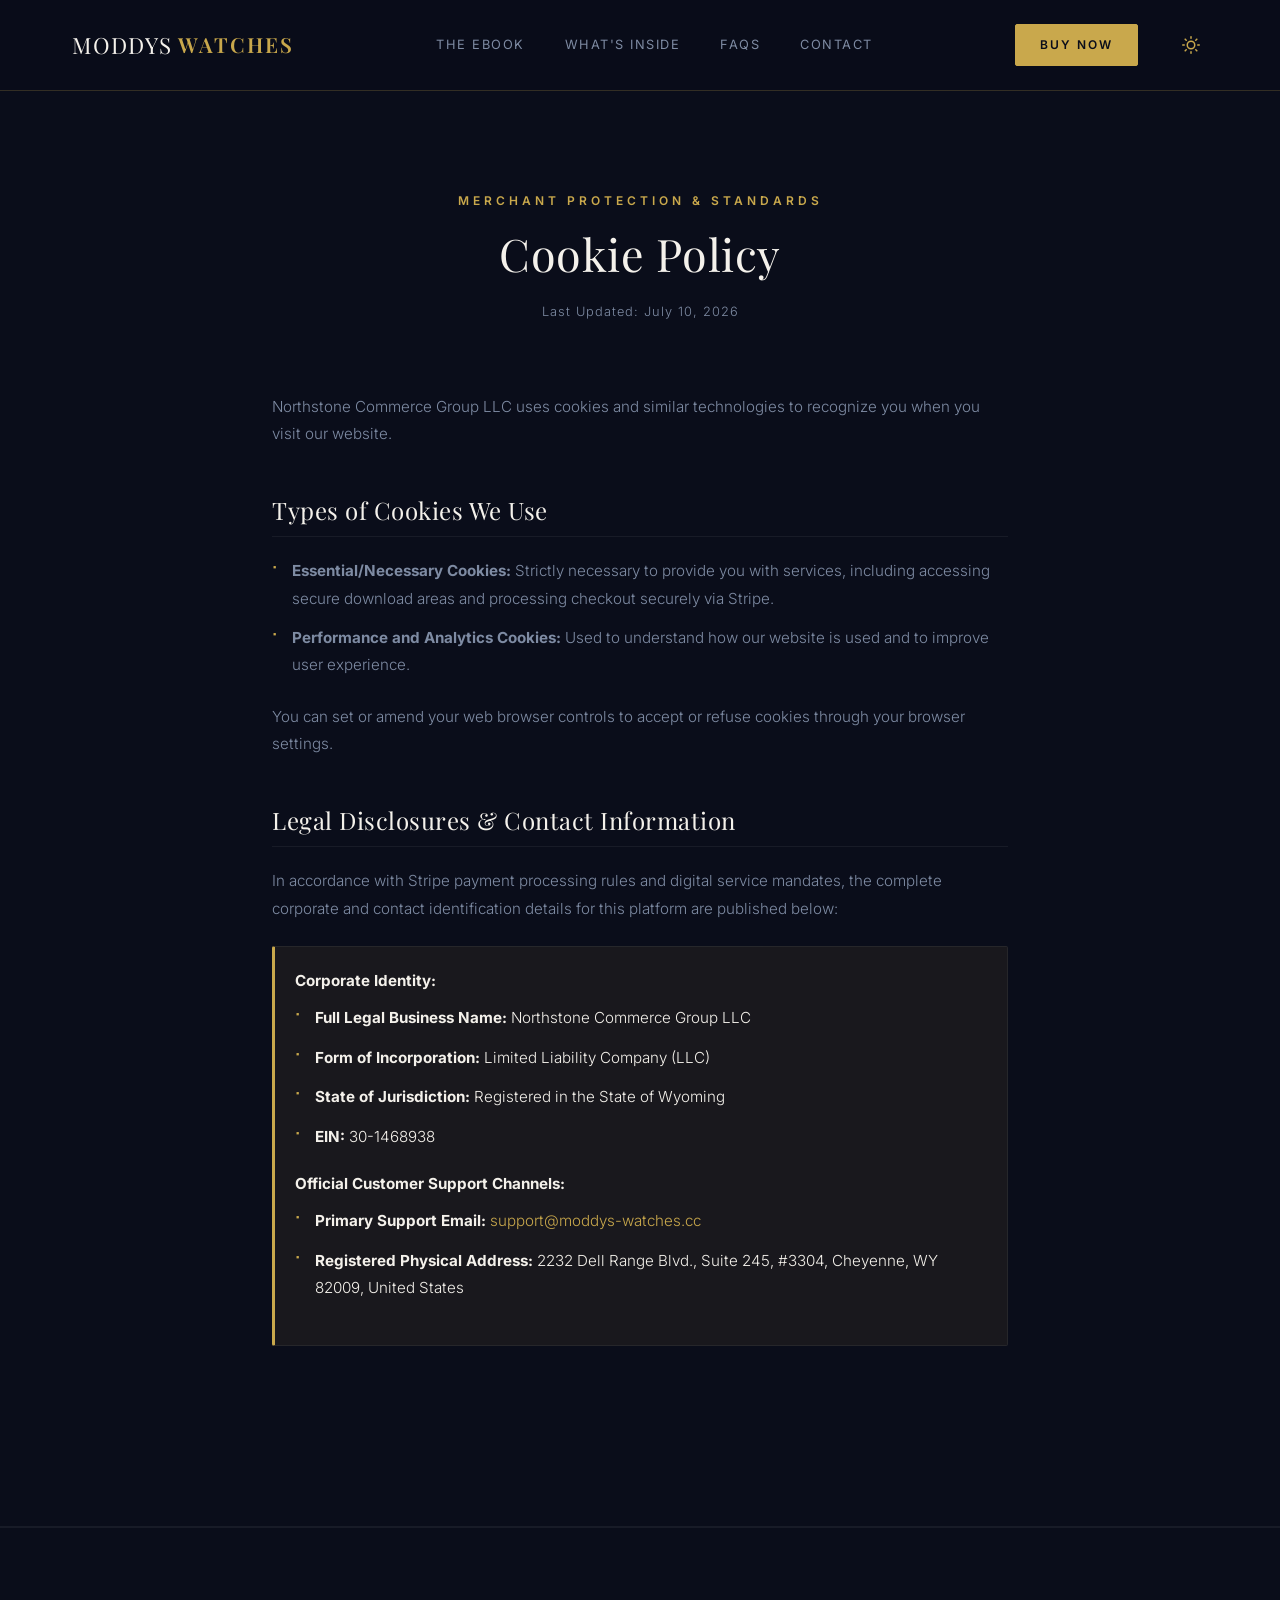
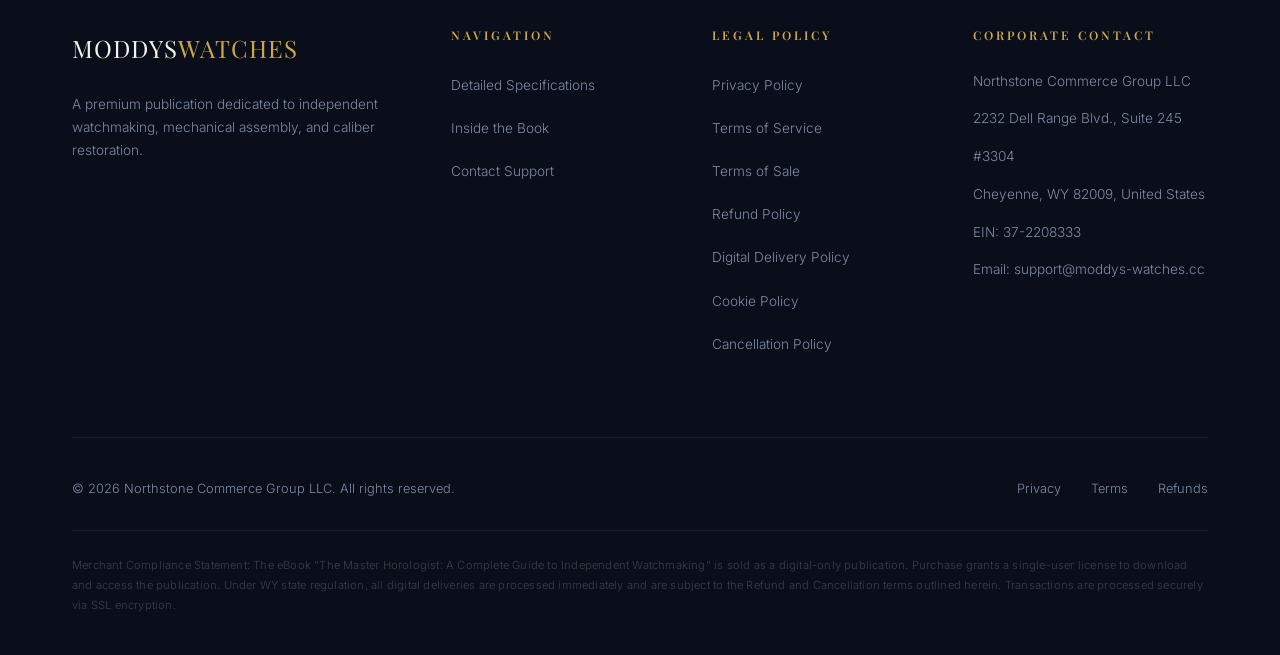
<file: cookies.html>
﻿<!DOCTYPE html>
<html lang="en">

<head>
  <meta charset="UTF-8">
  <meta name="viewport" content="width=device-width, initial-scale=1.0">
  <meta name="description" content="Cookie Policy for Northstone.">
  <title>Cookie Policy — Northstone</title>
  <link rel="preconnect" href="https://fonts.googleapis.com">
  <link rel="preconnect" href="https://fonts.gstatic.com" crossorigin>
  <link
    href="https://fonts.googleapis.com/css2?family=Inter:wght@300;400;500;600;700&family=Playfair+Display:ital,wght@0,400;0,600;0,700;1,400&display=swap"
    rel="stylesheet">
  <link rel="stylesheet" href="style.css">
  <script>
    (function () {
      const currentTheme = localStorage.getItem('theme');
      if (currentTheme === 'classic') {
        document.body.classList.add('theme-classic');
      }
    })();
  </script>
</head>

<body>

  <!-- HEADER -->
  <header class="header">
    <div class="container header-container">
      <a href="index.html" class="logo">
        MODDYS<span>WATCHES</span>
      </a>

      <nav class="nav-menu" id="navMenu">
        <a href="product.html" class="nav-link">The eBook</a>
        <a href="index.html#features" class="nav-link">What's Inside</a>
        <a href="index.html#faq" class="nav-link">FAQs</a>
        <a href="contact.html" class="nav-link">Contact</a>
        <a href="product.html" class="btn btn-primary mobile-cta" style="display:none; margin-top:12px;">Get Instant Access</a>
      </nav>

      <div class="nav-actions">
        <a href="product.html" class="btn btn-primary btn-nav-cta">Buy Now</a>
        <button class="theme-toggle" id="themeToggle" aria-label="Toggle Theme">
          <!-- Sun Icon (appears in dark mode to switch to light) -->
          <svg class="sun-icon" width="18" height="18" viewBox="0 0 24 24" fill="none" stroke="currentColor"
            stroke-width="2" stroke-linecap="round" stroke-linejoin="round">
            <circle cx="12" cy="12" r="5"></circle>
            <line x1="12" y1="1" x2="12" y2="3"></line>
            <line x1="12" y1="21" x2="12" y2="23"></line>
            <line x1="4.22" y1="4.22" x2="5.64" y2="5.64"></line>
            <line x1="18.36" y1="18.36" x2="19.78" y2="19.78"></line>
            <line x1="1" y1="12" x2="3" y2="12"></line>
            <line x1="21" y1="12" x2="23" y2="12"></line>
            <line x1="4.22" y1="19.78" x2="5.64" y2="18.36"></line>
            <line x1="18.36" y1="5.64" x2="19.78" y2="4.22"></line>
          </svg>
          <!-- Moon Icon (appears in light mode to switch to dark) -->
          <svg class="moon-icon" width="18" height="18" viewBox="0 0 24 24" fill="none" stroke="currentColor"
            stroke-width="2" stroke-linecap="round" stroke-linejoin="round">
            <path d="M21 12.79A9 9 0 1 1 11.21 3 7 7 0 0 0 21 12.79z"></path>
          </svg>
        </button>
        <button class="mobile-nav-toggle" id="mobileNavToggle" aria-label="Toggle navigation">
          <span class="hamburger"></span>
        </button>
      </div>
    </div>
  </header>

  <!-- LEGAL CONTENT PAGE -->
  <section class="legal-page">
    <div class="container legal-container">
      <div class="legal-header">
        <span class="section-tag">Merchant Protection &amp; Standards</span>
        <h1 class="section-title">Cookie Policy</h1>
        <p class="legal-meta">Last Updated: July 10, 2026</p>
      </div>

      <div class="legal-content">
        <p>
          Northstone Commerce Group LLC uses cookies and similar technologies to recognize you when you visit our website.
        </p>

        <h2>Types of Cookies We Use</h2>
        <ul>
          <li><strong>Essential/Necessary Cookies:</strong> Strictly necessary to provide you with services, including accessing secure download areas and processing checkout securely via Stripe.</li>
          <li><strong>Performance and Analytics Cookies:</strong> Used to understand how our website is used and to improve user experience.</li>
        </ul>
        <p style="margin-top: 20px;">
          You can set or amend your web browser controls to accept or refuse cookies through your browser settings.
        </p>

        <h2>Legal Disclosures &amp; Contact Information</h2>
        <p>
          In accordance with Stripe payment processing rules and digital service mandates, the complete corporate and contact identification details for this platform are published below:
        </p>
        <div class="legal-section-callout" style="background-color: var(--color-gold-light); border-left: 3px solid var(--color-gold-accent); padding: 20px; margin-top: 20px;">
          <p style="margin-bottom: 10px;"><strong>Corporate Identity:</strong></p>
          <ul style="list-style: none; padding-left: 0; margin-bottom: 20px; color: var(--color-text-primary);">
            <li><strong>Full Legal Business Name:</strong> Northstone Commerce Group LLC</li>
            <li><strong>Form of Incorporation:</strong> Limited Liability Company (LLC)</li>
            <li><strong>State of Jurisdiction:</strong> Registered in the State of Wyoming</li>
            <li><strong>EIN:</strong> 30-1468938</li>
          </ul>
          <p style="margin-bottom: 10px;"><strong>Official Customer Support Channels:</strong></p>
          <ul style="list-style: none; padding-left: 0; color: var(--color-text-primary);">
            <li><strong>Primary Support Email:</strong> <a href="mailto:support@moddys-watches.cc" class="text-gold">support@moddys-watches.cc</a></li>
            <li><strong>Registered Physical Address:</strong> 2232 Dell Range Blvd., Suite 245, #3304, Cheyenne, WY 82009, United States</li>
          </ul>
        </div>
      </div>
    </div>
  </section>

  <!-- FOOTER -->
  <footer class="footer">
    <div class="container">
      <div class="footer-grid">
        <div class="footer-brand">
          <div class="footer-logo">MODDYS<span>WATCHES</span></div>
          <p class="footer-desc">
            A premium publication dedicated to independent watchmaking, mechanical assembly, and caliber restoration.
          </p>
        </div>

        <div>
          <h4 class="footer-heading">Navigation</h4>
          <ul class="footer-links">
            <li><a href="product.html" class="footer-link">Detailed Specifications</a></li>
            <li><a href="index.html#features" class="footer-link">Inside the Book</a></li>
            <li><a href="contact.html" class="footer-link">Contact Support</a></li>
          </ul>
        </div>

        <div>
          <h4 class="footer-heading">Legal Policy</h4>
          <ul class="footer-links">
            <li><a href="privacy.html" class="footer-link">Privacy Policy</a></li>
            <li><a href="terms.html" class="footer-link">Terms of Service</a></li>
            <li><a href="terms-of-sale.html" class="footer-link">Terms of Sale</a></li>
            <li><a href="refund.html" class="footer-link">Refund Policy</a></li>
            <li><a href="delivery.html" class="footer-link">Digital Delivery Policy</a></li>
            <li><a href="cookies.html" class="footer-link">Cookie Policy</a></li>
            <li><a href="cancellation.html" class="footer-link">Cancellation Policy</a></li>
          </ul>
        </div>

        <div>
          <h4 class="footer-heading">Corporate Contact</h4>
          <div class="footer-contact-info">
            <span>Northstone Commerce Group LLC</span>
            <span>2232 Dell Range Blvd., Suite 245</span>
            <span>#3304</span>
            <span>Cheyenne, WY 82009, United States</span>
            <span>EIN: 37-2208333</span>
            <span>Email: support@moddys-watches.cc</span>
          </div>
        </div>
      </div>

      <div class="footer-bottom">
        <span>&copy; 2026 Northstone Commerce Group LLC. All rights reserved.</span>
        <div class="footer-bottom-links">
          <a href="privacy.html" class="footer-bottom-link">Privacy</a>
          <a href="terms.html" class="footer-bottom-link">Terms</a>
          <a href="refund.html" class="footer-bottom-link">Refunds</a>
        </div>
      </div>

      <div class="compliance-text">
        Merchant Compliance Statement: The eBook "The Master Horologist: A Complete Guide to Independent Watchmaking" is
        sold as a digital-only publication. Purchase grants a single-user license to download and access the
        publication. Under WY state regulation, all digital deliveries are processed immediately and are subject to the
        Refund and Cancellation terms outlined herein. Transactions are processed securely via SSL encryption.
      </div>
    </div>
  </footer>

  <!-- MOBILE MENU SCRIPT -->
  <script>
    const mobileNavToggle = document.getElementById('mobileNavToggle');
    const navMenu = document.getElementById('navMenu');

    mobileNavToggle.addEventListener('click', () => {
      mobileNavToggle.classList.toggle('active');
      navMenu.classList.toggle('active');
    });

    // Theme Toggle Logic
    const themeToggle = document.getElementById('themeToggle');
    if (themeToggle) {
      themeToggle.addEventListener('click', () => {
        document.body.classList.toggle('theme-classic');
        const isClassic = document.body.classList.contains('theme-classic');
        localStorage.setItem('theme', isClassic ? 'classic' : 'dark');
      });
    }
  </script>
</body>

</html>
</file>
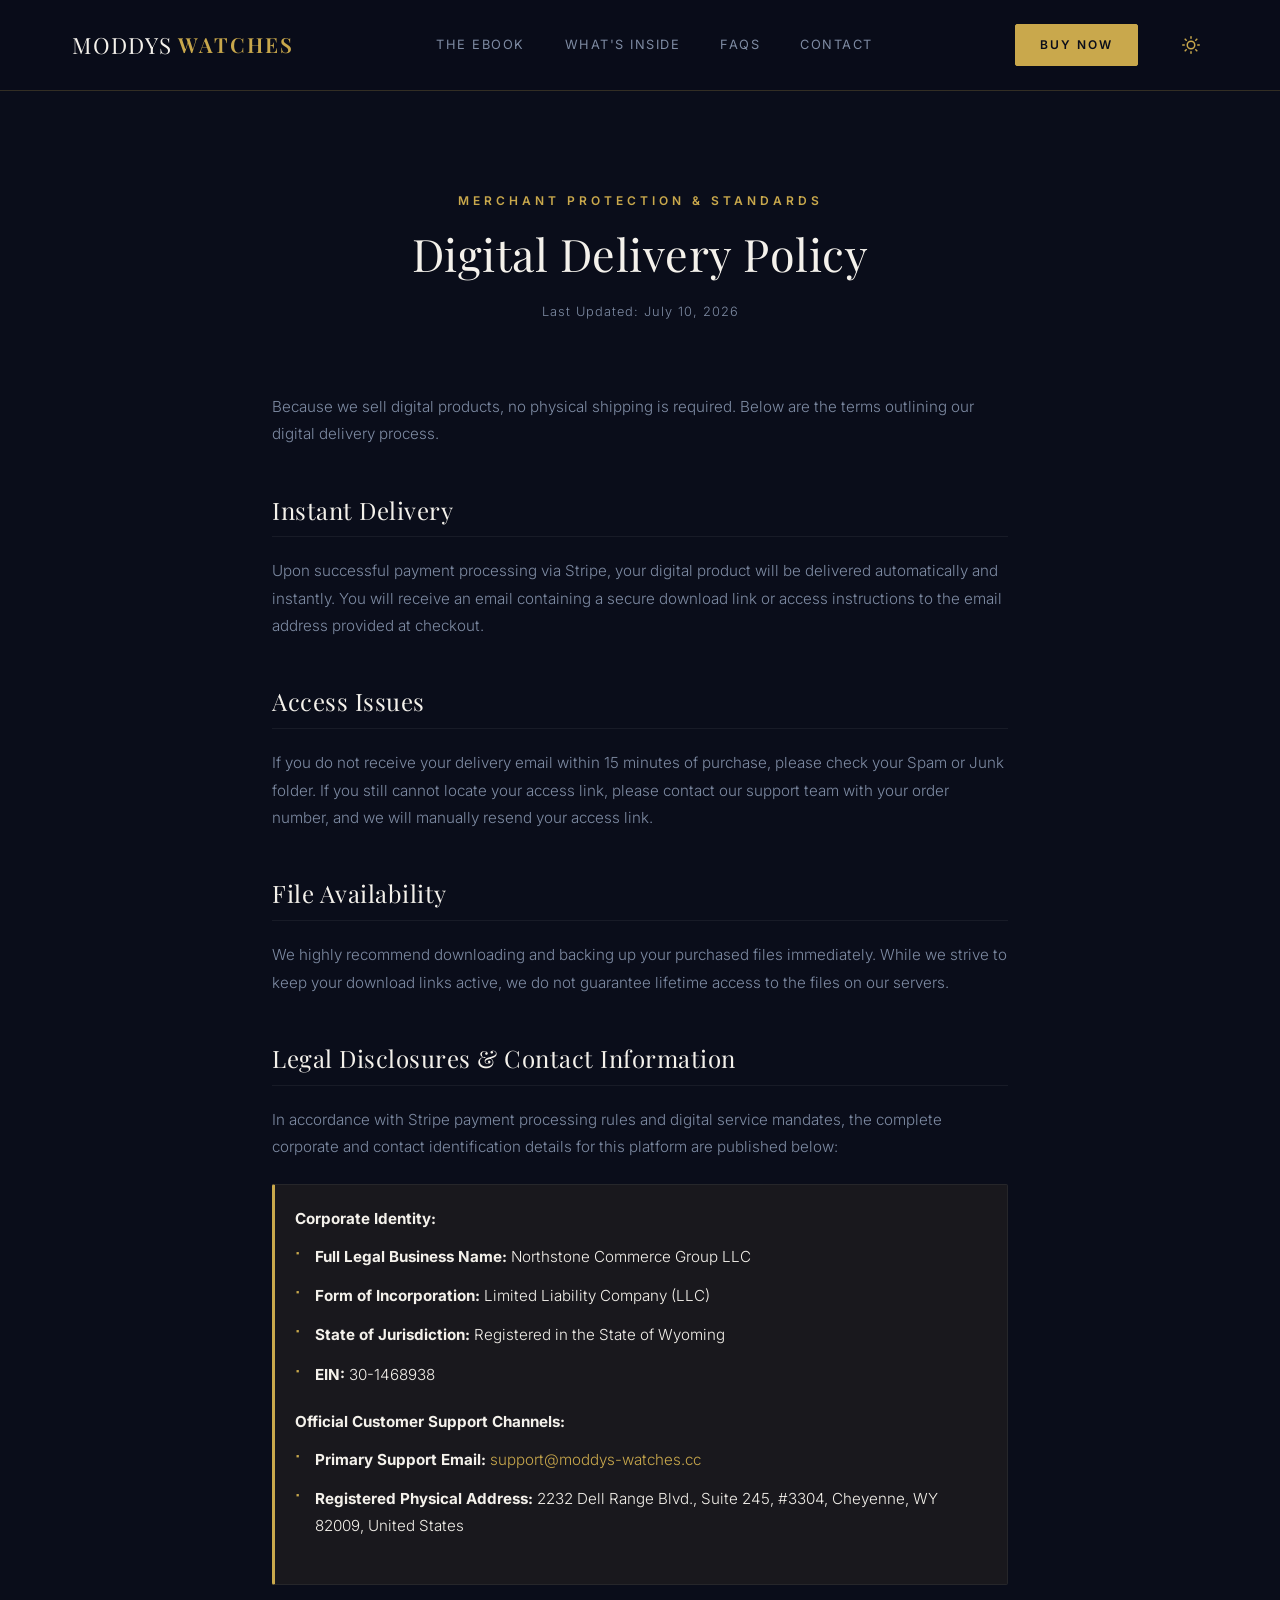
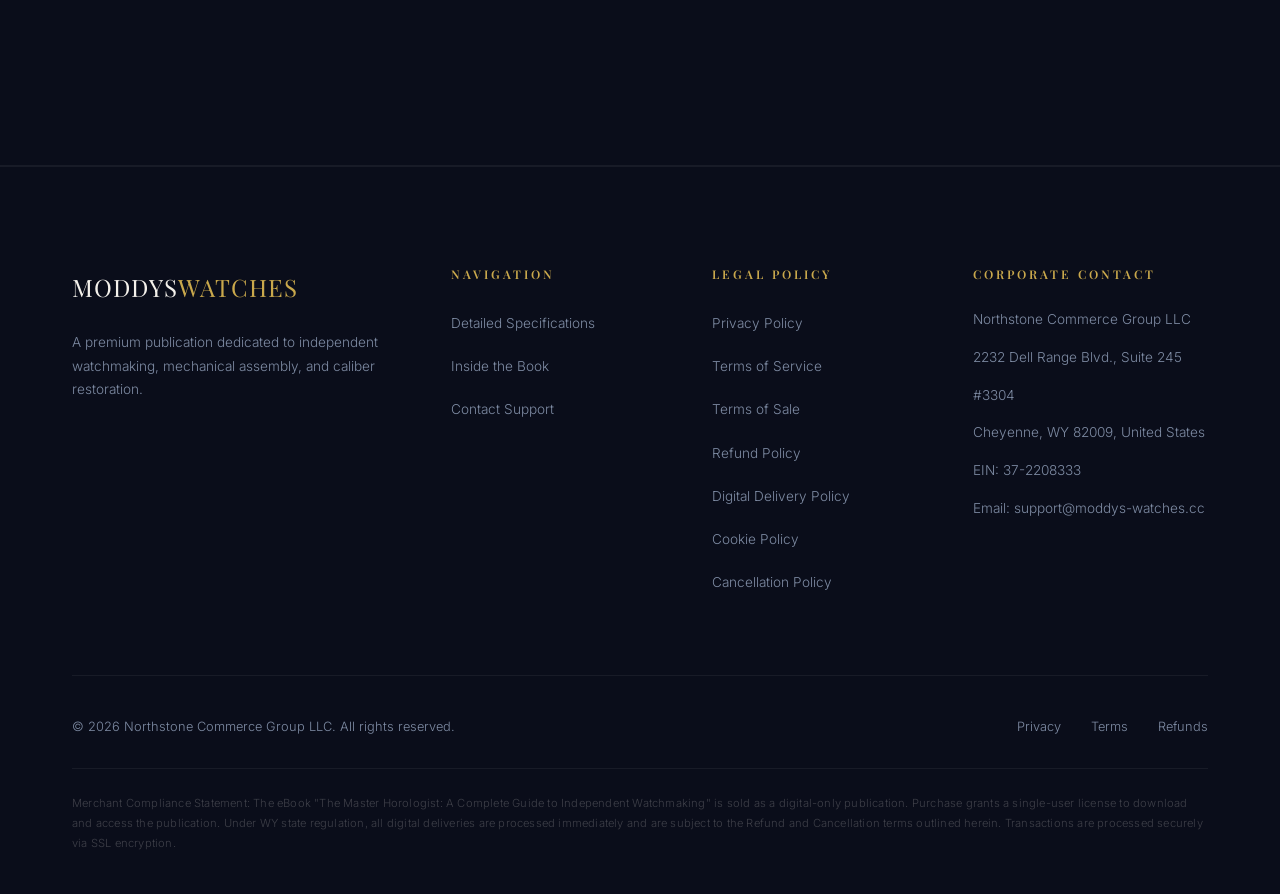
<file: delivery.html>
﻿<!DOCTYPE html>
<html lang="en">

<head>
  <meta charset="UTF-8">
  <meta name="viewport" content="width=device-width, initial-scale=1.0">
  <meta name="description" content="Digital Delivery Policy for Northstone digital products.">
  <title>Digital Delivery Policy — Northstone</title>
  <link rel="preconnect" href="https://fonts.googleapis.com">
  <link rel="preconnect" href="https://fonts.gstatic.com" crossorigin>
  <link
    href="https://fonts.googleapis.com/css2?family=Inter:wght@300;400;500;600;700&family=Playfair+Display:ital,wght@0,400;0,600;0,700;1,400&display=swap"
    rel="stylesheet">
  <link rel="stylesheet" href="style.css">
  <script>
    (function () {
      const currentTheme = localStorage.getItem('theme');
      if (currentTheme === 'classic') {
        document.body.classList.add('theme-classic');
      }
    })();
  </script>
</head>

<body>

  <!-- HEADER -->
  <header class="header">
    <div class="container header-container">
      <a href="index.html" class="logo">
        MODDYS<span>WATCHES</span>
      </a>

      <nav class="nav-menu" id="navMenu">
        <a href="product.html" class="nav-link">The eBook</a>
        <a href="index.html#features" class="nav-link">What's Inside</a>
        <a href="index.html#faq" class="nav-link">FAQs</a>
        <a href="contact.html" class="nav-link">Contact</a>
        <a href="product.html" class="btn btn-primary mobile-cta" style="display:none; margin-top:12px;">Get Instant Access</a>
      </nav>

      <div class="nav-actions">
        <a href="product.html" class="btn btn-primary btn-nav-cta">Buy Now</a>
        <button class="theme-toggle" id="themeToggle" aria-label="Toggle Theme">
          <!-- Sun Icon (appears in dark mode to switch to light) -->
          <svg class="sun-icon" width="18" height="18" viewBox="0 0 24 24" fill="none" stroke="currentColor"
            stroke-width="2" stroke-linecap="round" stroke-linejoin="round">
            <circle cx="12" cy="12" r="5"></circle>
            <line x1="12" y1="1" x2="12" y2="3"></line>
            <line x1="12" y1="21" x2="12" y2="23"></line>
            <line x1="4.22" y1="4.22" x2="5.64" y2="5.64"></line>
            <line x1="18.36" y1="18.36" x2="19.78" y2="19.78"></line>
            <line x1="1" y1="12" x2="3" y2="12"></line>
            <line x1="21" y1="12" x2="23" y2="12"></line>
            <line x1="4.22" y1="19.78" x2="5.64" y2="18.36"></line>
            <line x1="18.36" y1="5.64" x2="19.78" y2="4.22"></line>
          </svg>
          <!-- Moon Icon (appears in light mode to switch to dark) -->
          <svg class="moon-icon" width="18" height="18" viewBox="0 0 24 24" fill="none" stroke="currentColor"
            stroke-width="2" stroke-linecap="round" stroke-linejoin="round">
            <path d="M21 12.79A9 9 0 1 1 11.21 3 7 7 0 0 0 21 12.79z"></path>
          </svg>
        </button>
        <button class="mobile-nav-toggle" id="mobileNavToggle" aria-label="Toggle navigation">
          <span class="hamburger"></span>
        </button>
      </div>
    </div>
  </header>

  <!-- LEGAL CONTENT PAGE -->
  <section class="legal-page">
    <div class="container legal-container">
      <div class="legal-header">
        <span class="section-tag">Merchant Protection &amp; Standards</span>
        <h1 class="section-title">Digital Delivery Policy</h1>
        <p class="legal-meta">Last Updated: July 10, 2026</p>
      </div>

      <div class="legal-content">
        <p>
          Because we sell digital products, no physical shipping is required. Below are the terms outlining our digital delivery process.
        </p>

        <h2>Instant Delivery</h2>
        <p>
          Upon successful payment processing via Stripe, your digital product will be delivered automatically and instantly. You will receive an email containing a secure download link or access instructions to the email address provided at checkout.
        </p>

        <h2>Access Issues</h2>
        <p>
          If you do not receive your delivery email within 15 minutes of purchase, please check your Spam or Junk folder. If you still cannot locate your access link, please contact our support team with your order number, and we will manually resend your access link.
        </p>

        <h2>File Availability</h2>
        <p>
          We highly recommend downloading and backing up your purchased files immediately. While we strive to keep your download links active, we do not guarantee lifetime access to the files on our servers.
        </p>

        <h2>Legal Disclosures &amp; Contact Information</h2>
        <p>
          In accordance with Stripe payment processing rules and digital service mandates, the complete corporate and contact identification details for this platform are published below:
        </p>
        <div class="legal-section-callout" style="background-color: var(--color-gold-light); border-left: 3px solid var(--color-gold-accent); padding: 20px; margin-top: 20px;">
          <p style="margin-bottom: 10px;"><strong>Corporate Identity:</strong></p>
          <ul style="list-style: none; padding-left: 0; margin-bottom: 20px; color: var(--color-text-primary);">
            <li><strong>Full Legal Business Name:</strong> Northstone Commerce Group LLC</li>
            <li><strong>Form of Incorporation:</strong> Limited Liability Company (LLC)</li>
            <li><strong>State of Jurisdiction:</strong> Registered in the State of Wyoming</li>
            <li><strong>EIN:</strong> 30-1468938</li>
          </ul>
          <p style="margin-bottom: 10px;"><strong>Official Customer Support Channels:</strong></p>
          <ul style="list-style: none; padding-left: 0; color: var(--color-text-primary);">
            <li><strong>Primary Support Email:</strong> <a href="mailto:support@moddys-watches.cc" class="text-gold">support@moddys-watches.cc</a></li>
            <li><strong>Registered Physical Address:</strong> 2232 Dell Range Blvd., Suite 245, #3304, Cheyenne, WY 82009, United States</li>
          </ul>
        </div>
      </div>
    </div>
  </section>

  <!-- FOOTER -->
  <footer class="footer">
    <div class="container">
      <div class="footer-grid">
        <div class="footer-brand">
          <div class="footer-logo">MODDYS<span>WATCHES</span></div>
          <p class="footer-desc">
            A premium publication dedicated to independent watchmaking, mechanical assembly, and caliber restoration.
          </p>
        </div>

        <div>
          <h4 class="footer-heading">Navigation</h4>
          <ul class="footer-links">
            <li><a href="product.html" class="footer-link">Detailed Specifications</a></li>
            <li><a href="index.html#features" class="footer-link">Inside the Book</a></li>
            <li><a href="contact.html" class="footer-link">Contact Support</a></li>
          </ul>
        </div>

        <div>
          <h4 class="footer-heading">Legal Policy</h4>
          <ul class="footer-links">
            <li><a href="privacy.html" class="footer-link">Privacy Policy</a></li>
            <li><a href="terms.html" class="footer-link">Terms of Service</a></li>
            <li><a href="terms-of-sale.html" class="footer-link">Terms of Sale</a></li>
            <li><a href="refund.html" class="footer-link">Refund Policy</a></li>
            <li><a href="delivery.html" class="footer-link">Digital Delivery Policy</a></li>
            <li><a href="cookies.html" class="footer-link">Cookie Policy</a></li>
            <li><a href="cancellation.html" class="footer-link">Cancellation Policy</a></li>
          </ul>
        </div>

        <div>
          <h4 class="footer-heading">Corporate Contact</h4>
          <div class="footer-contact-info">
            <span>Northstone Commerce Group LLC</span>
            <span>2232 Dell Range Blvd., Suite 245</span>
            <span>#3304</span>
            <span>Cheyenne, WY 82009, United States</span>
            <span>EIN: 37-2208333</span>
            <span>Email: support@moddys-watches.cc</span>
          </div>
        </div>
      </div>

      <div class="footer-bottom">
        <span>&copy; 2026 Northstone Commerce Group LLC. All rights reserved.</span>
        <div class="footer-bottom-links">
          <a href="privacy.html" class="footer-bottom-link">Privacy</a>
          <a href="terms.html" class="footer-bottom-link">Terms</a>
          <a href="refund.html" class="footer-bottom-link">Refunds</a>
        </div>
      </div>

      <div class="compliance-text">
        Merchant Compliance Statement: The eBook "The Master Horologist: A Complete Guide to Independent Watchmaking" is
        sold as a digital-only publication. Purchase grants a single-user license to download and access the
        publication. Under WY state regulation, all digital deliveries are processed immediately and are subject to the
        Refund and Cancellation terms outlined herein. Transactions are processed securely via SSL encryption.
      </div>
    </div>
  </footer>

  <!-- MOBILE MENU SCRIPT -->
  <script>
    const mobileNavToggle = document.getElementById('mobileNavToggle');
    const navMenu = document.getElementById('navMenu');

    mobileNavToggle.addEventListener('click', () => {
      mobileNavToggle.classList.toggle('active');
      navMenu.classList.toggle('active');
    });

    // Theme Toggle Logic
    const themeToggle = document.getElementById('themeToggle');
    if (themeToggle) {
      themeToggle.addEventListener('click', () => {
        document.body.classList.toggle('theme-classic');
        const isClassic = document.body.classList.contains('theme-classic');
        localStorage.setItem('theme', isClassic ? 'classic' : 'dark');
      });
    }
  </script>
</body>

</html>
</file>
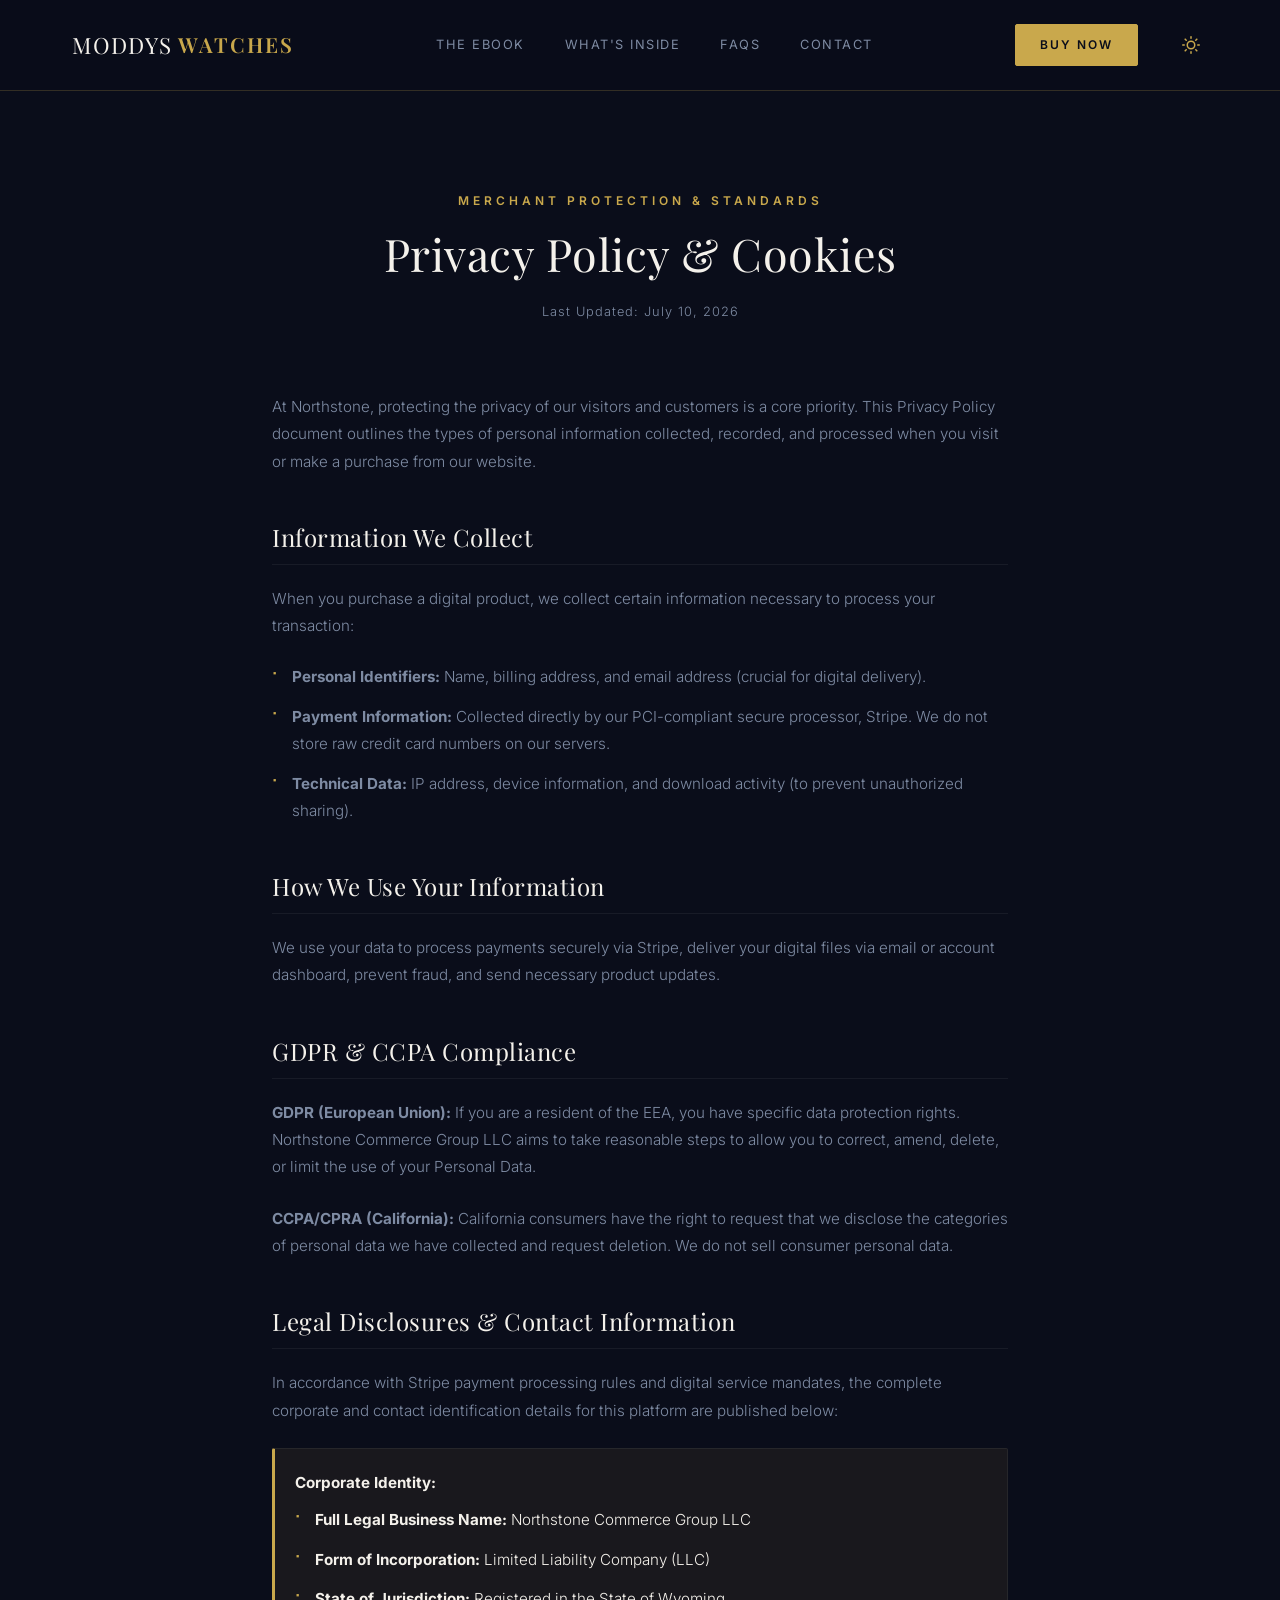
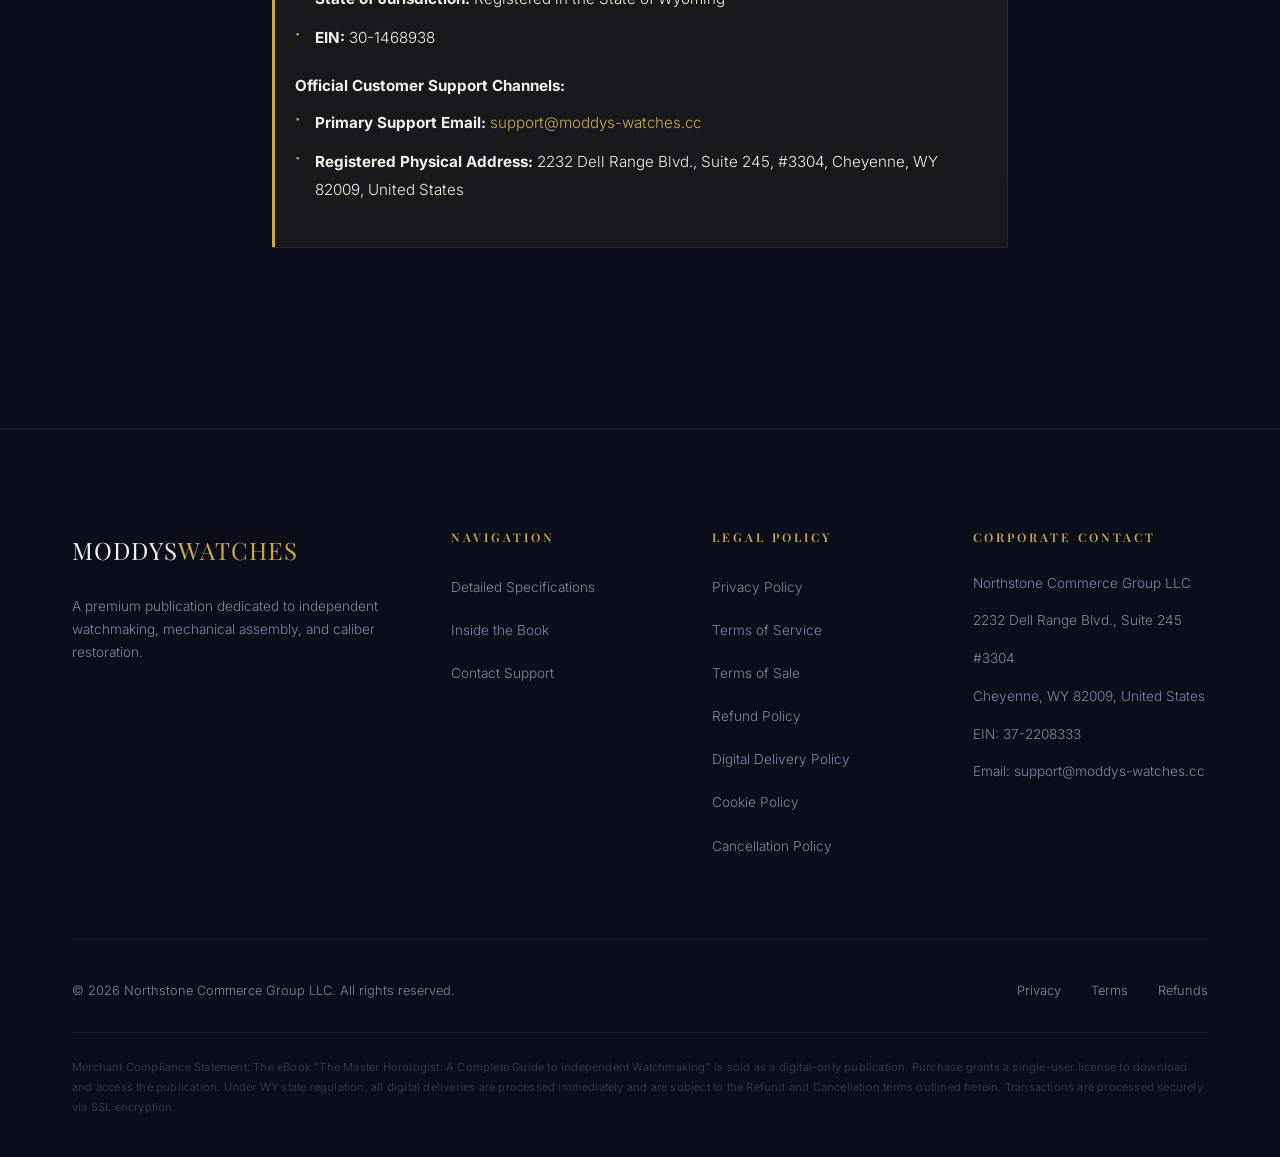
<file: privacy.html>
﻿<!DOCTYPE html>
<html lang="en">

<head>
  <meta charset="UTF-8">
  <meta name="viewport" content="width=device-width, initial-scale=1.0">
  <meta name="description"
    content="Privacy Policy for The Master Horologist eBook Store. Read about how we gather, protect, and handle your secure transactional data.">
  <title>Privacy Policy — The Master Horologist</title>
  <link rel="preconnect" href="https://fonts.googleapis.com">
  <link rel="preconnect" href="https://fonts.gstatic.com" crossorigin>
  <link
    href="https://fonts.googleapis.com/css2?family=Inter:wght@300;400;500;600;700&family=Playfair+Display:ital,wght@0,400;0,600;0,700;1,400&display=swap"
    rel="stylesheet">
  <link rel="stylesheet" href="style.css">
  <script>
    (function () {
      const currentTheme = localStorage.getItem('theme');
      if (currentTheme === 'classic') {
        document.body.classList.add('theme-classic');
      }
    })();
  </script>
</head>

<body>

  <!-- HEADER -->
  <header class="header">
    <div class="container header-container">
      <a href="index.html" class="logo">
        MODDYS<span>WATCHES</span>
      </a>

      <nav class="nav-menu" id="navMenu">
        <a href="product.html" class="nav-link">The eBook</a>
        <a href="index.html#features" class="nav-link">What's Inside</a>
        <a href="index.html#faq" class="nav-link">FAQs</a>
        <a href="contact.html" class="nav-link">Contact</a>
        <a href="product.html" class="btn btn-primary mobile-cta" style="display:none; margin-top:12px;">Get Instant Access</a>
      </nav>

      <div class="nav-actions">
        <a href="product.html" class="btn btn-primary btn-nav-cta">Buy Now</a>
        <button class="theme-toggle" id="themeToggle" aria-label="Toggle Theme">
          <!-- Sun Icon (appears in dark mode to switch to light) -->
          <svg class="sun-icon" width="18" height="18" viewBox="0 0 24 24" fill="none" stroke="currentColor"
            stroke-width="2" stroke-linecap="round" stroke-linejoin="round">
            <circle cx="12" cy="12" r="5"></circle>
            <line x1="12" y1="1" x2="12" y2="3"></line>
            <line x1="12" y1="21" x2="12" y2="23"></line>
            <line x1="4.22" y1="4.22" x2="5.64" y2="5.64"></line>
            <line x1="18.36" y1="18.36" x2="19.78" y2="19.78"></line>
            <line x1="1" y1="12" x2="3" y2="12"></line>
            <line x1="21" y1="12" x2="23" y2="12"></line>
            <line x1="4.22" y1="19.78" x2="5.64" y2="18.36"></line>
            <line x1="18.36" y1="5.64" x2="19.78" y2="4.22"></line>
          </svg>
          <!-- Moon Icon (appears in light mode to switch to dark) -->
          <svg class="moon-icon" width="18" height="18" viewBox="0 0 24 24" fill="none" stroke="currentColor"
            stroke-width="2" stroke-linecap="round" stroke-linejoin="round">
            <path d="M21 12.79A9 9 0 1 1 11.21 3 7 7 0 0 0 21 12.79z"></path>
          </svg>
        </button>
        <button class="mobile-nav-toggle" id="mobileNavToggle" aria-label="Toggle navigation">
          <span class="hamburger"></span>
        </button>
      </div>
    </div>
  </header>

  <!-- LEGAL CONTENT PAGE -->
  <section class="legal-page">
    <div class="container legal-container">
      <div class="legal-header">
        <span class="section-tag">Merchant Protection &amp; Standards</span>
        <h1 class="section-title">Privacy Policy &amp; Cookies</h1>
        <p class="legal-meta">Last Updated: July 10, 2026</p>
      </div>

      <div class="legal-content">
        <p>
          At Northstone, protecting the privacy of our visitors and customers is a core priority. This Privacy Policy document outlines the types of personal information collected, recorded, and processed when you visit or make a purchase from our website.
        </p>

        <h2>Information We Collect</h2>
        <p>
          When you purchase a digital product, we collect certain information necessary to process your transaction:
        </p>
        <ul>
          <li><strong>Personal Identifiers:</strong> Name, billing address, and email address (crucial for digital delivery).</li>
          <li><strong>Payment Information:</strong> Collected directly by our PCI-compliant secure processor, Stripe. We do not store raw credit card numbers on our servers.</li>
          <li><strong>Technical Data:</strong> IP address, device information, and download activity (to prevent unauthorized sharing).</li>
        </ul>

        <h2>How We Use Your Information</h2>
        <p>
          We use your data to process payments securely via Stripe, deliver your digital files via email or account dashboard, prevent fraud, and send necessary product updates.
        </p>

        <h2>GDPR &amp; CCPA Compliance</h2>
        <p>
          <strong>GDPR (European Union):</strong> If you are a resident of the EEA, you have specific data protection rights. Northstone Commerce Group LLC aims to take reasonable steps to allow you to correct, amend, delete, or limit the use of your Personal Data.
        </p>
        <p>
          <strong>CCPA/CPRA (California):</strong> California consumers have the right to request that we disclose the categories of personal data we have collected and request deletion. We do not sell consumer personal data.
        </p>

        <h2>Legal Disclosures &amp; Contact Information</h2>
        <p>
          In accordance with Stripe payment processing rules and digital service mandates, the complete corporate and contact identification details for this platform are published below:
        </p>
        <div class="legal-section-callout" style="background-color: var(--color-gold-light); border-left: 3px solid var(--color-gold-accent); padding: 20px; margin-top: 20px;">
          <p style="margin-bottom: 10px;"><strong>Corporate Identity:</strong></p>
          <ul style="list-style: none; padding-left: 0; margin-bottom: 20px; color: var(--color-text-primary);">
            <li><strong>Full Legal Business Name:</strong> Northstone Commerce Group LLC</li>
            <li><strong>Form of Incorporation:</strong> Limited Liability Company (LLC)</li>
            <li><strong>State of Jurisdiction:</strong> Registered in the State of Wyoming</li>
            <li><strong>EIN:</strong> 30-1468938</li>
          </ul>
          <p style="margin-bottom: 10px;"><strong>Official Customer Support Channels:</strong></p>
          <ul style="list-style: none; padding-left: 0; color: var(--color-text-primary);">
            <li><strong>Primary Support Email:</strong> <a href="mailto:support@moddys-watches.cc" class="text-gold">support@moddys-watches.cc</a></li>
            <li><strong>Registered Physical Address:</strong> 2232 Dell Range Blvd., Suite 245, #3304, Cheyenne, WY 82009, United States</li>
          </ul>
        </div>
      </div>
    </div>
  </section>

  <!-- FOOTER -->
  <footer class="footer">
    <div class="container">
      <div class="footer-grid">
        <div class="footer-brand">
          <div class="footer-logo">MODDYS<span>WATCHES</span></div>
          <p class="footer-desc">
            A premium publication dedicated to independent watchmaking, mechanical assembly, and caliber restoration.
          </p>
        </div>

        <div>
          <h4 class="footer-heading">Navigation</h4>
          <ul class="footer-links">
            <li><a href="product.html" class="footer-link">Detailed Specifications</a></li>
            <li><a href="index.html#features" class="footer-link">Inside the Book</a></li>
            <li><a href="contact.html" class="footer-link">Contact Support</a></li>
          </ul>
        </div>

        <div>
          <h4 class="footer-heading">Legal Policy</h4>
          <ul class="footer-links">
            <li><a href="privacy.html" class="footer-link">Privacy Policy</a></li>
            <li><a href="terms.html" class="footer-link">Terms of Service</a></li>
            <li><a href="terms-of-sale.html" class="footer-link">Terms of Sale</a></li>
            <li><a href="refund.html" class="footer-link">Refund Policy</a></li>
            <li><a href="delivery.html" class="footer-link">Digital Delivery Policy</a></li>
            <li><a href="cookies.html" class="footer-link">Cookie Policy</a></li>
            <li><a href="cancellation.html" class="footer-link">Cancellation Policy</a></li>
          </ul>
        </div>

        <div>
          <h4 class="footer-heading">Corporate Contact</h4>
          <div class="footer-contact-info">
            <span>Northstone Commerce Group LLC</span>
            <span>2232 Dell Range Blvd., Suite 245</span>
            <span>#3304</span>
            <span>Cheyenne, WY 82009, United States</span>
            <span>EIN: 37-2208333</span>
            <span>Email: support@moddys-watches.cc</span>
          </div>
        </div>
      </div>

      <div class="footer-bottom">
        <span>&copy; 2026 Northstone Commerce Group LLC. All rights reserved.</span>
        <div class="footer-bottom-links">
          <a href="privacy.html" class="footer-bottom-link">Privacy</a>
          <a href="terms.html" class="footer-bottom-link">Terms</a>
          <a href="refund.html" class="footer-bottom-link">Refunds</a>
        </div>
      </div>

      <div class="compliance-text">
        Merchant Compliance Statement: The eBook "The Master Horologist: A Complete Guide to Independent Watchmaking" is
        sold as a digital-only publication. Purchase grants a single-user license to download and access the
        publication. Under WY state regulation, all digital deliveries are processed immediately and are subject to the
        Refund and Cancellation terms outlined herein. Transactions are processed securely via SSL encryption.
      </div>
    </div>
  </footer>

  <!-- MOBILE MENU SCRIPT -->
  <script>
    const mobileNavToggle = document.getElementById('mobileNavToggle');
    const navMenu = document.getElementById('navMenu');

    mobileNavToggle.addEventListener('click', () => {
      mobileNavToggle.classList.toggle('active');
      navMenu.classList.toggle('active');
    });

    // Theme Toggle Logic
    const themeToggle = document.getElementById('themeToggle');
    if (themeToggle) {
      themeToggle.addEventListener('click', () => {
        document.body.classList.toggle('theme-classic');
        const isClassic = document.body.classList.contains('theme-classic');
        localStorage.setItem('theme', isClassic ? 'classic' : 'dark');
      });
    }
  </script>
</body>

</html>
</file>
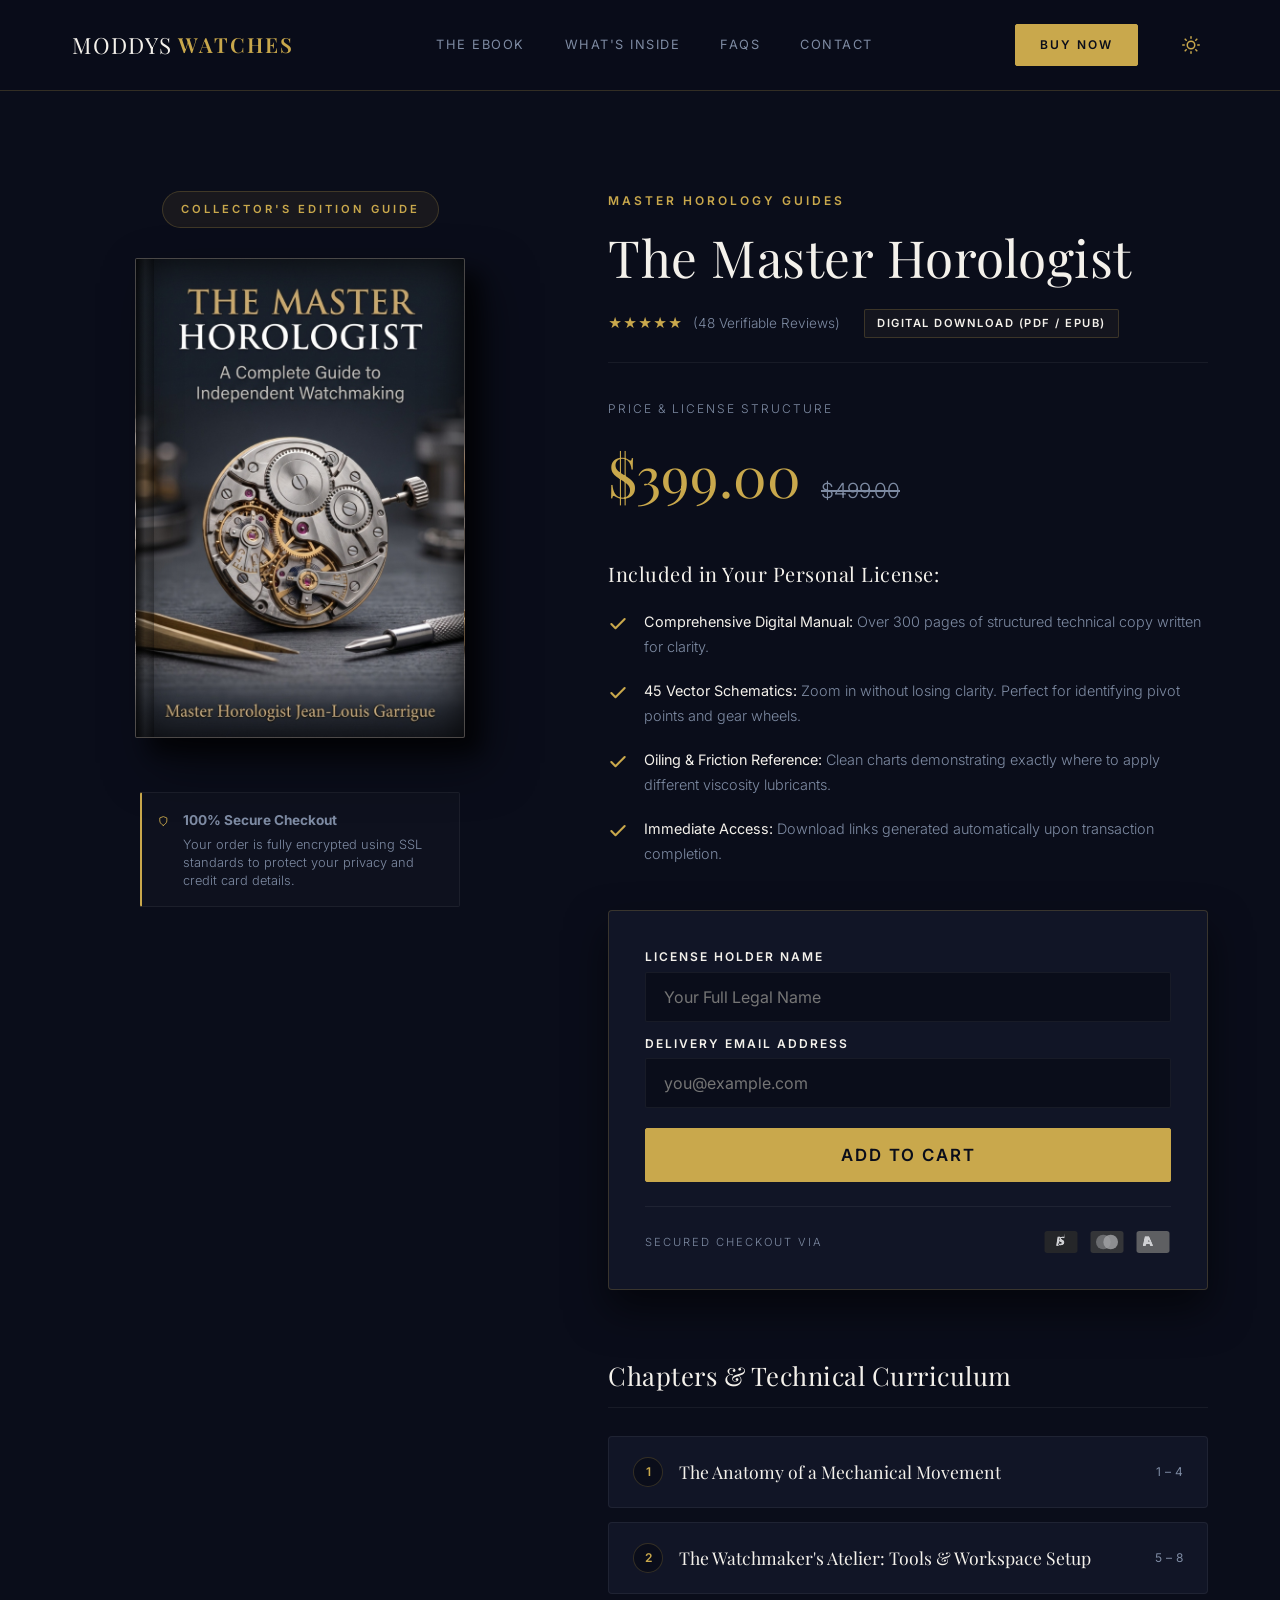
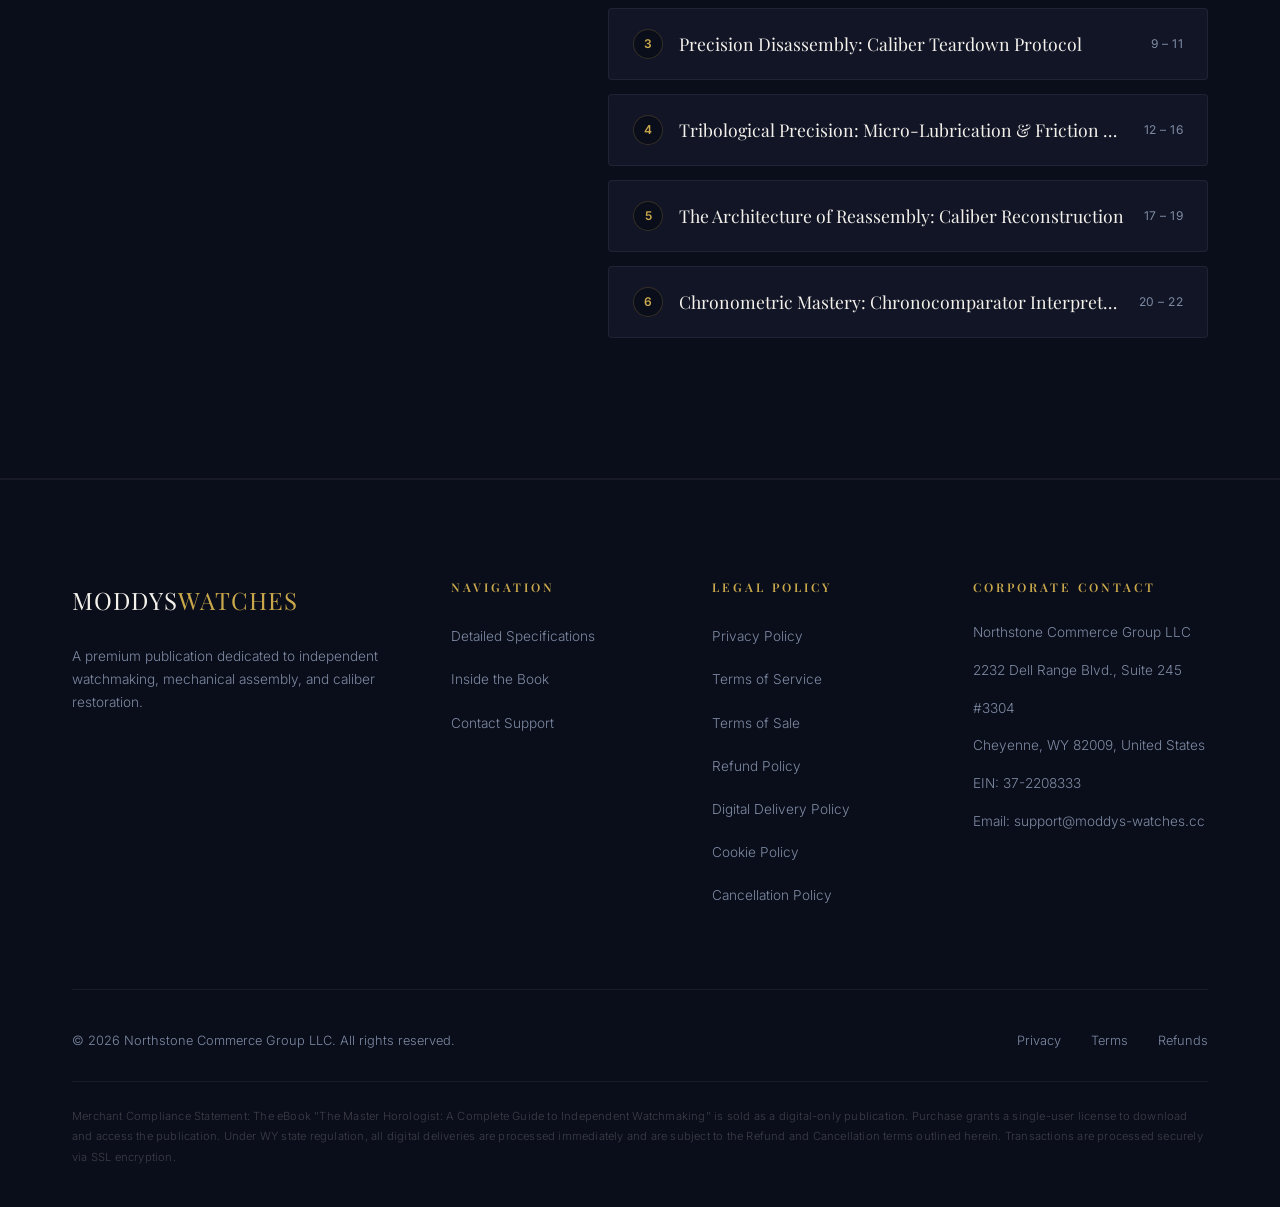
<file: product.html>
<!DOCTYPE html>
<html lang="en">

<head>
  <meta charset="UTF-8">
  <meta name="viewport" content="width=device-width, initial-scale=1.0">
  <meta name="description"
    content="Detailed chapter breakdown, technical specifications, and instant digital download for The Master Horologist eBook by Jean-Louis Garrigue.">
  <title>Buy The Master Horologist — Dedicated Product Page</title>
  <link rel="preconnect" href="https://fonts.googleapis.com">
  <link rel="preconnect" href="https://fonts.gstatic.com" crossorigin>
  <link
    href="https://fonts.googleapis.com/css2?family=Inter:wght@300;400;500;600;700&family=Playfair+Display:ital,wght@0,400;0,600;0,700;1,400&display=swap"
    rel="stylesheet">
  <link rel="stylesheet" href="style.css">
  <script>
    (function () {
      const currentTheme = localStorage.getItem('theme');
      if (currentTheme === 'classic') {
        document.body.classList.add('theme-classic');
      }
    })();
  </script>
</head>

<body>

  <!-- HEADER -->
  <header class="header">
    <div class="container header-container">
      <a href="index.html" class="logo">
        MODDYS<span>WATCHES</span>
      </a>

      <nav class="nav-menu" id="navMenu">
        <a href="product.html" class="nav-link">The eBook</a>
        <a href="index.html#features" class="nav-link">What's Inside</a>
        <a href="index.html#faq" class="nav-link">FAQs</a>
        <a href="contact.html" class="nav-link">Contact</a>
        <a href="product.html" class="btn btn-primary mobile-cta" style="display:none; margin-top:12px;">Get Instant Access</a>
      </nav>

      <div class="nav-actions">
        <a href="product.html" class="btn btn-primary btn-nav-cta">Buy Now</a>
        <button class="theme-toggle" id="themeToggle" aria-label="Toggle Theme">
          <!-- Sun Icon (appears in dark mode to switch to light) -->
          <svg class="sun-icon" width="18" height="18" viewBox="0 0 24 24" fill="none" stroke="currentColor"
            stroke-width="2" stroke-linecap="round" stroke-linejoin="round">
            <circle cx="12" cy="12" r="5"></circle>
            <line x1="12" y1="1" x2="12" y2="3"></line>
            <line x1="12" y1="21" x2="12" y2="23"></line>
            <line x1="4.22" y1="4.22" x2="5.64" y2="5.64"></line>
            <line x1="18.36" y1="18.36" x2="19.78" y2="19.78"></line>
            <line x1="1" y1="12" x2="3" y2="12"></line>
            <line x1="21" y1="12" x2="23" y2="12"></line>
            <line x1="4.22" y1="19.78" x2="5.64" y2="18.36"></line>
            <line x1="18.36" y1="5.64" x2="19.78" y2="4.22"></line>
          </svg>
          <!-- Moon Icon (appears in light mode to switch to dark) -->
          <svg class="moon-icon" width="18" height="18" viewBox="0 0 24 24" fill="none" stroke="currentColor"
            stroke-width="2" stroke-linecap="round" stroke-linejoin="round">
            <path d="M21 12.79A9 9 0 1 1 11.21 3 7 7 0 0 0 21 12.79z"></path>
          </svg>
        </button>
        <button class="mobile-nav-toggle" id="mobileNavToggle" aria-label="Toggle navigation">
          <span class="hamburger"></span>
        </button>
      </div>
    </div>
  </header>

  <!-- PRODUCT DETAIL SECTION -->
  <section class="product-detail">
    <div class="container product-grid">

      <!-- Product Visual Gallery (Left Column) -->
      <div class="product-gallery">
        <span class="product-badge-premium">Collector's Edition Guide</span>

        <div class="book-mockup-container" style="margin-bottom: 30px;">
          <div class="book-shadow-back"></div>
          <div class="book-mockup">
            <div class="book-cover"
              style="background-image: url('images/book-cover.jpg'); background-size: cover; background-position: center;">
              <div class="book-spine-effect"></div>
            </div>
          </div>
        </div>

        <div class="guarantee-box" style="max-width: 320px;">
          <svg width="24" height="24" viewBox="0 0 24 24" fill="none" stroke="currentColor" stroke-width="2"
            stroke-linecap="round" stroke-linejoin="round" class="text-gold">
            <path d="M12 22s8-4 8-10V5l-8-3-8 3v7c0 6 8 10 8 10z"></path>
          </svg>
          <div>
            <strong>100% Secure Checkout</strong>
            <p style="margin-top: 4px; font-size: 0.8rem; line-height: 1.4;">Your order is fully encrypted using SSL
              standards to protect your privacy and credit card details.</p>
          </div>
        </div>
      </div>

      <!-- Product Information (Right Column) -->
      <div class="product-info-column">
        <span class="product-category">Master horology guides</span>
        <h1 class="product-title">The Master Horologist</h1>

        <div class="product-meta-row">
          <div class="product-reviews">
            <span class="stars">★★★★★</span>
            <span>(48 Verifiable Reviews)</span>
          </div>
          <span class="product-badge-format">Digital Download (PDF / EPUB)</span>
        </div>

        <div class="product-price-box">
          <div class="product-price-label">Price &amp; License Structure</div>
          <div class="product-price-flex">
            <span class="product-price-current">$399.00</span>
            <span class="product-price-original">$499.00</span>
          </div>
        </div>

        <div class="product-description-bullets">
          <h3>Included in Your Personal License:</h3>
          <div class="bullet-list">
            <div class="bullet-item">
              <svg width="20" height="20" viewBox="0 0 24 24" fill="none" stroke="currentColor" stroke-width="2.5"
                stroke-linecap="round" stroke-linejoin="round">
                <polyline points="20 6 9 17 4 12"></polyline>
              </svg>
              <span><strong>Comprehensive Digital Manual:</strong> Over 300 pages of structured technical copy written
                for clarity.</span>
            </div>
            <div class="bullet-item">
              <svg width="20" height="20" viewBox="0 0 24 24" fill="none" stroke="currentColor" stroke-width="2.5"
                stroke-linecap="round" stroke-linejoin="round">
                <polyline points="20 6 9 17 4 12"></polyline>
              </svg>
              <span><strong>45 Vector Schematics:</strong> Zoom in without losing clarity. Perfect for identifying pivot
                points and gear wheels.</span>
            </div>
            <div class="bullet-item">
              <svg width="20" height="20" viewBox="0 0 24 24" fill="none" stroke="currentColor" stroke-width="2.5"
                stroke-linecap="round" stroke-linejoin="round">
                <polyline points="20 6 9 17 4 12"></polyline>
              </svg>
              <span><strong>Oiling &amp; Friction Reference:</strong> Clean charts demonstrating exactly where to apply
                different viscosity lubricants.</span>
            </div>
            <div class="bullet-item">
              <svg width="20" height="20" viewBox="0 0 24 24" fill="none" stroke="currentColor" stroke-width="2.5"
                stroke-linecap="round" stroke-linejoin="round">
                <polyline points="20 6 9 17 4 12"></polyline>
              </svg>
              <span><strong>Immediate Access:</strong> Download links generated automatically upon transaction
                completion.</span>
            </div>
          </div>
        </div>

        <!-- Secure Purchase Action Box -->
        <div class="purchase-card">
          <div style="margin-bottom: 20px;">
            <label class="form-label" style="margin-bottom: 4px;">License Holder Name</label>
            <input type="text" placeholder="Your Full Legal Name" class="form-control"
              style="background-color: var(--color-primary-dark); margin-bottom: 12px;" id="licenseeName">
            <label class="form-label" style="margin-bottom: 4px;">Delivery Email Address</label>
            <input type="email" placeholder="you@example.com" class="form-control"
              style="background-color: var(--color-primary-dark);" id="licenseeEmail">
          </div>

          <button class="btn btn-primary btn-block" id="purchaseBtn" style="font-size: 1.05rem; padding: 16px 28px;">
            ADD TO CART
          </button>

          <div id="checkoutStatus"
            style="display:none; margin-top: 16px; font-size: 0.9rem; text-align: center; color: var(--color-gold-muted);">
            Processing secure payment connection...
          </div>

          <div class="checkout-badge-row">
            <span class="checkout-badge-title">Secured Checkout Via</span>
            <div class="card-logos">
              <!-- Inline SVGs representing payment brands for a premium, clean layout -->
              <svg class="card-logo" width="36" height="24" viewBox="0 0 36 24" fill="currentColor">
                <rect width="36" height="24" rx="3" fill="#1A1F71" />
                <path
                  d="M12.8 16.2l1.6-9.8h2.6l-1.6 9.8h-2.6zm9.2-9.5c-.5-.2-1.3-.4-2.2-.4-2.4 0-4.1 1.3-4.1 3.1 0 1.3 1.2 2.1 2.1 2.5.9.4 1.2.7 1.2 1.1 0 .6-.7.9-1.4.9-1.2 0-1.8-.2-2.8-.6L14.4 15c.6.3 1.7.5 2.8.5 2.6 0 4.3-1.3 4.3-3.3 0-1.1-.7-1.9-2.1-2.6-.9-.5-1.5-.8-1.5-1.3 0-.5.5-.9 1.5-.9.8 0 1.4.2 1.8.4l.2.1.9-5.4z"
                  fill="#fff" />
              </svg>
              <svg class="card-logo" width="36" height="24" viewBox="0 0 36 24" fill="currentColor">
                <rect width="36" height="24" rx="3" fill="#EB001B" />
                <circle cx="14" cy="12" r="8" fill="#FF5F00" opacity="0.8" />
                <circle cx="22" cy="12" r="8" fill="#F79E1B" opacity="0.8" />
              </svg>
              <svg class="card-logo" width="36" height="24" viewBox="0 0 36 24" fill="currentColor">
                <rect width="36" height="24" rx="3" fill="#016FD0" />
                <path d="M7 16h3l.8-2h3.4l.8 2h3l-4.4-10H9.2L7 16zm5.5-4.4l1-2.5 1 2.5h-2z" fill="#fff" />
              </svg>
            </div>
          </div>
        </div>

        <!-- Detailed Chapter Breakdown -->
        <div class="chapters-preview">
          <h3>Chapters &amp; Technical Curriculum</h3>
          <div class="chapters-list">

            <!-- Chapter 1 -->
            <div class="chapter-item">
              <button class="chapter-header">
                <div class="chapter-title-info">
                  <span class="chapter-num-badge">1</span>
                  <span class="chapter-name">The Anatomy of a Mechanical Movement</span>
                </div>
                <span class="chapter-pages">1 – 4</span>
              </button>
              <div class="chapter-details">
                <div class="chapter-details-inner">
                  <ul>
                    <li>Understanding the power transmission system: mainspring to escapement.</li>
                    <li>Key components: barrel, gear train, escapement, balance wheel, and pallet fork.</li>
                    <li>How isochronism is achieved and maintained in a precision caliber.</li>
                  </ul>
                </div>
              </div>
            </div>

            <!-- Chapter 2 -->
            <div class="chapter-item">
              <button class="chapter-header">
                <div class="chapter-title-info">
                  <span class="chapter-num-badge">2</span>
                  <span class="chapter-name">The Watchmaker's Atelier: Tools &amp; Workspace Setup</span>
                </div>
                <span class="chapter-pages">5 – 8</span>
              </button>
              <div class="chapter-details">
                <div class="chapter-details-inner">
                  <ul>
                    <li>Setting up a professional-grade watchmaking bench and environment.</li>
                    <li>Essential hand tools: loupes, tweezers, screwdrivers, and movement holders.</li>
                    <li>Dust control, lighting conditions, and contamination prevention techniques.</li>
                  </ul>
                </div>
              </div>
            </div>

            <!-- Chapter 3 -->
            <div class="chapter-item">
              <button class="chapter-header">
                <div class="chapter-title-info">
                  <span class="chapter-num-badge">3</span>
                  <span class="chapter-name">Precision Disassembly: Caliber Teardown Protocol</span>
                </div>
                <span class="chapter-pages">9 – 11</span>
              </button>
              <div class="chapter-details">
                <div class="chapter-details-inner">
                  <ul>
                    <li>Step-by-step disassembly sequence for hand-wound and automatic calibers.</li>
                    <li>Documenting component positions and orientations with precision notation.</li>
                    <li>Identifying wear, damage, and tolerance deviations during teardown inspection.</li>
                  </ul>
                </div>
              </div>
            </div>

            <!-- Chapter 4 -->
            <div class="chapter-item">
              <button class="chapter-header">
                <div class="chapter-title-info">
                  <span class="chapter-num-badge">4</span>
                  <span class="chapter-name">Tribological Precision: Micro-Lubrication &amp; Friction Management</span>
                </div>
                <span class="chapter-pages">12 – 16</span>
              </button>
              <div class="chapter-details">
                <div class="chapter-details-inner">
                  <ul>
                    <li>The science of friction, lubrication, and energy efficiency in mechanical movements.</li>
                    <li>Correct application of horological oils and greases.</li>
                    <li>Preventing lubrication failures through precision oiling techniques.</li>
                  </ul>
                </div>
              </div>
            </div>

            <!-- Chapter 5 -->
            <div class="chapter-item">
              <button class="chapter-header">
                <div class="chapter-title-info">
                  <span class="chapter-num-badge">5</span>
                  <span class="chapter-name">The Architecture of Reassembly: Caliber Reconstruction</span>
                </div>
                <span class="chapter-pages">17 – 19</span>
              </button>
              <div class="chapter-details">
                <div class="chapter-details-inner">
                  <ul>
                    <li>Rebuilding movements while maintaining alignment and tolerances.</li>
                    <li>Gear train placement, bridge fitting, escapement adjustment, and calibration.</li>
                    <li>Ensuring smooth power transmission during reconstruction.</li>
                  </ul>
                </div>
              </div>
            </div>

            <!-- Chapter 6 -->
            <div class="chapter-item">
              <button class="chapter-header">
                <div class="chapter-title-info">
                  <span class="chapter-num-badge">6</span>
                  <span class="chapter-name">Chronometric Mastery: Chronocomparator Interpretation &amp;
                    Micro-Regulation</span>
                </div>
                <span class="chapter-pages">20 – 22</span>
              </button>
              <div class="chapter-details">
                <div class="chapter-details-inner">
                  <ul>
                    <li>Reading timing machine results and diagnosing rate, amplitude, and beat errors.</li>
                    <li>Multi-position testing and precision regulation techniques.</li>
                    <li>Final adjustments to achieve chronometric performance.</li>
                  </ul>
                </div>
              </div>
            </div>

          </div>
        </div>

      </div>

    </div>
  </section>

  <!-- FOOTER -->
  <footer class="footer">
    <div class="container">
      <div class="footer-grid">
        <div class="footer-brand">
          <div class="footer-logo">MODDYS<span>WATCHES</span></div>
          <p class="footer-desc">
            A premium publication dedicated to independent watchmaking, mechanical assembly, and caliber restoration.
          </p>
        </div>

        <div>
          <h4 class="footer-heading">Navigation</h4>
          <ul class="footer-links">
            <li><a href="product.html" class="footer-link">Detailed Specifications</a></li>
            <li><a href="index.html#features" class="footer-link">Inside the Book</a></li>
            <li><a href="contact.html" class="footer-link">Contact Support</a></li>
          </ul>
        </div>

        <div>
          <h4 class="footer-heading">Legal Policy</h4>
          <ul class="footer-links">
            <li><a href="privacy.html" class="footer-link">Privacy Policy</a></li>
            <li><a href="terms.html" class="footer-link">Terms of Service</a></li>
            <li><a href="terms-of-sale.html" class="footer-link">Terms of Sale</a></li>
            <li><a href="refund.html" class="footer-link">Refund Policy</a></li>
            <li><a href="delivery.html" class="footer-link">Digital Delivery Policy</a></li>
            <li><a href="cookies.html" class="footer-link">Cookie Policy</a></li>
            <li><a href="cancellation.html" class="footer-link">Cancellation Policy</a></li>
          </ul>
        </div>

        <div>
          <h4 class="footer-heading">Corporate Contact</h4>
          <div class="footer-contact-info">
            <span>Northstone Commerce Group LLC</span>
            <span>2232 Dell Range Blvd., Suite 245</span>
            <span>#3304</span>
            <span>Cheyenne, WY 82009, United States</span>
            <span>EIN: 37-2208333</span>
            <span>Email: support@moddys-watches.cc</span>
          </div>
        </div>
      </div>

      <div class="footer-bottom">
        <span>&copy; 2026 Northstone Commerce Group LLC. All rights reserved.</span>
        <div class="footer-bottom-links">
          <a href="privacy.html" class="footer-bottom-link">Privacy</a>
          <a href="terms.html" class="footer-bottom-link">Terms</a>
          <a href="refund.html" class="footer-bottom-link">Refunds</a>
        </div>
      </div>

      <div class="compliance-text">
        Merchant Compliance Statement: The eBook "The Master Horologist: A Complete Guide to Independent Watchmaking" is
        sold as a digital-only publication. Purchase grants a single-user license to download and access the
        publication. Under WY state regulation, all digital deliveries are processed immediately and are subject to the
        Refund and Cancellation terms outlined herein. Transactions are processed securely via SSL encryption.
      </div>
    </div>
  </footer>

  <!-- MOBILE NAV AND PRODUCT ACCORDION SCRIPTS -->
  <script>
    // Mobile Navigation Toggle
    const mobileNavToggle = document.getElementById('mobileNavToggle');
    const navMenu = document.getElementById('navMenu');

    mobileNavToggle.addEventListener('click', () => {
      mobileNavToggle.classList.toggle('active');
      navMenu.classList.toggle('active');
    });

    // Chapter Accordion Toggle
    const chapterHeaders = document.querySelectorAll('.chapter-header');

    chapterHeaders.forEach(header => {
      header.addEventListener('click', () => {
        const item = header.parentElement;
        const details = item.querySelector('.chapter-details');
        const isActive = item.classList.contains('active');

        // Close all other chapters
        document.querySelectorAll('.chapter-item').forEach(otherItem => {
          if (otherItem !== item) {
            otherItem.classList.remove('active');
          }
        });

        // Toggle current chapter
        if (isActive) {
          item.classList.remove('active');
        } else {
          item.classList.add('active');
        }
      });
    });

    // Purchase & Download Interaction
    const purchaseBtn = document.getElementById('purchaseBtn');
    const checkoutStatus = document.getElementById('checkoutStatus');
    const licenseeName = document.getElementById('licenseeName');
    const licenseeEmail = document.getElementById('licenseeEmail');

    purchaseBtn.addEventListener('click', () => {
      if (!licenseeName.value.trim() || !licenseeEmail.value.trim()) {
        alert('Please complete the licensee name and delivery email fields before initiating secure checkout.');
        return;
      }

      checkoutStatus.style.display = 'block';
      checkoutStatus.style.color = 'var(--color-gold-muted)';
      checkoutStatus.innerText = 'Adding item to cart...';
      purchaseBtn.disabled = true;
      purchaseBtn.innerText = 'Adding...';

      setTimeout(() => {
        checkoutStatus.innerText = 'Processing secure checkout...';

        setTimeout(() => {
          // Trigger PDF download
          const link = document.createElement('a');
          link.href = 'The_Master_Horologist_Complete_Edition.pdf';
          link.download = 'The_Master_Horologist_Complete_Edition.pdf';
          document.body.appendChild(link);
          link.click();
          document.body.removeChild(link);

          checkoutStatus.style.color = '#4caf50';
          checkoutStatus.innerText = '✓ Added to cart! Your download has started.';
          purchaseBtn.innerText = 'Added to Cart ✓';
        }, 1500);
      }, 1500);
    });

    // Theme Toggle Logic
    const themeToggle = document.getElementById('themeToggle');
    if (themeToggle) {
      themeToggle.addEventListener('click', () => {
        document.body.classList.toggle('theme-classic');
        const isClassic = document.body.classList.contains('theme-classic');
        localStorage.setItem('theme', isClassic ? 'classic' : 'dark');
      });
    }
  </script>
</body>

</html>
</file>
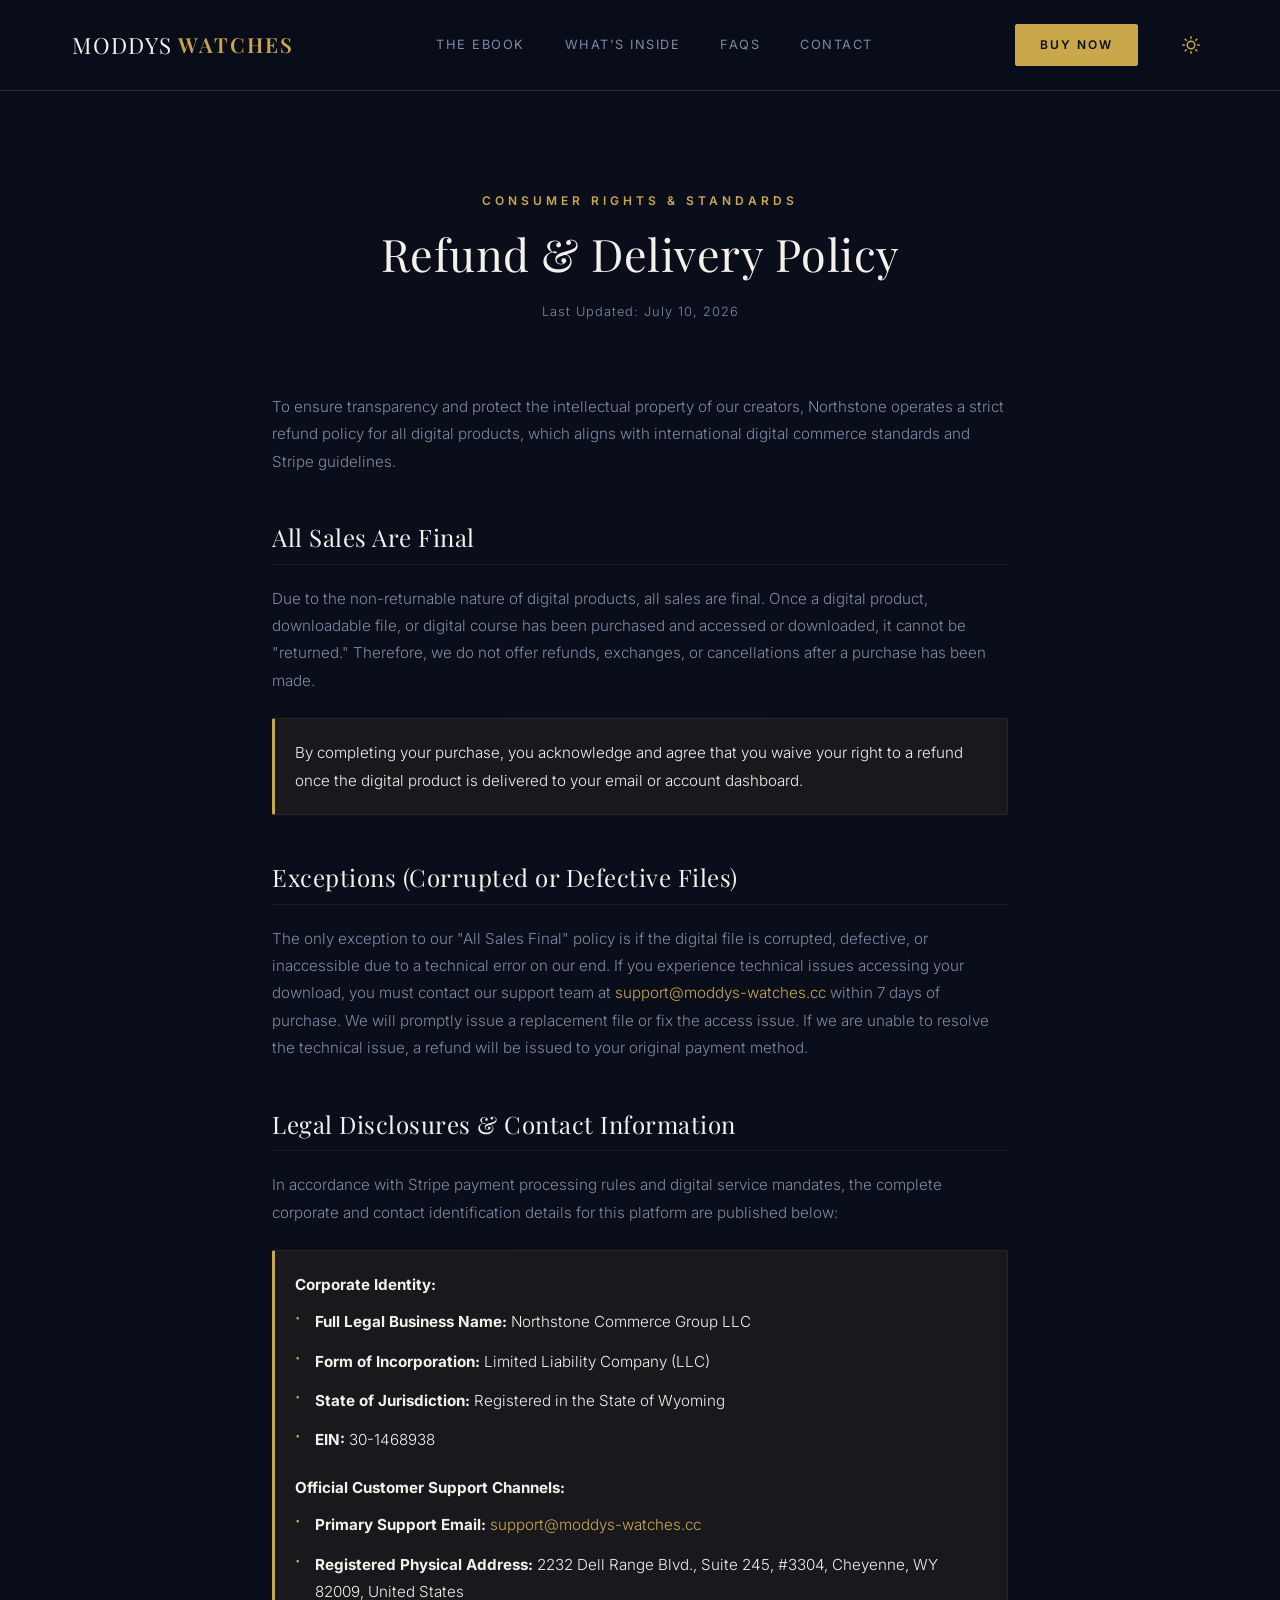
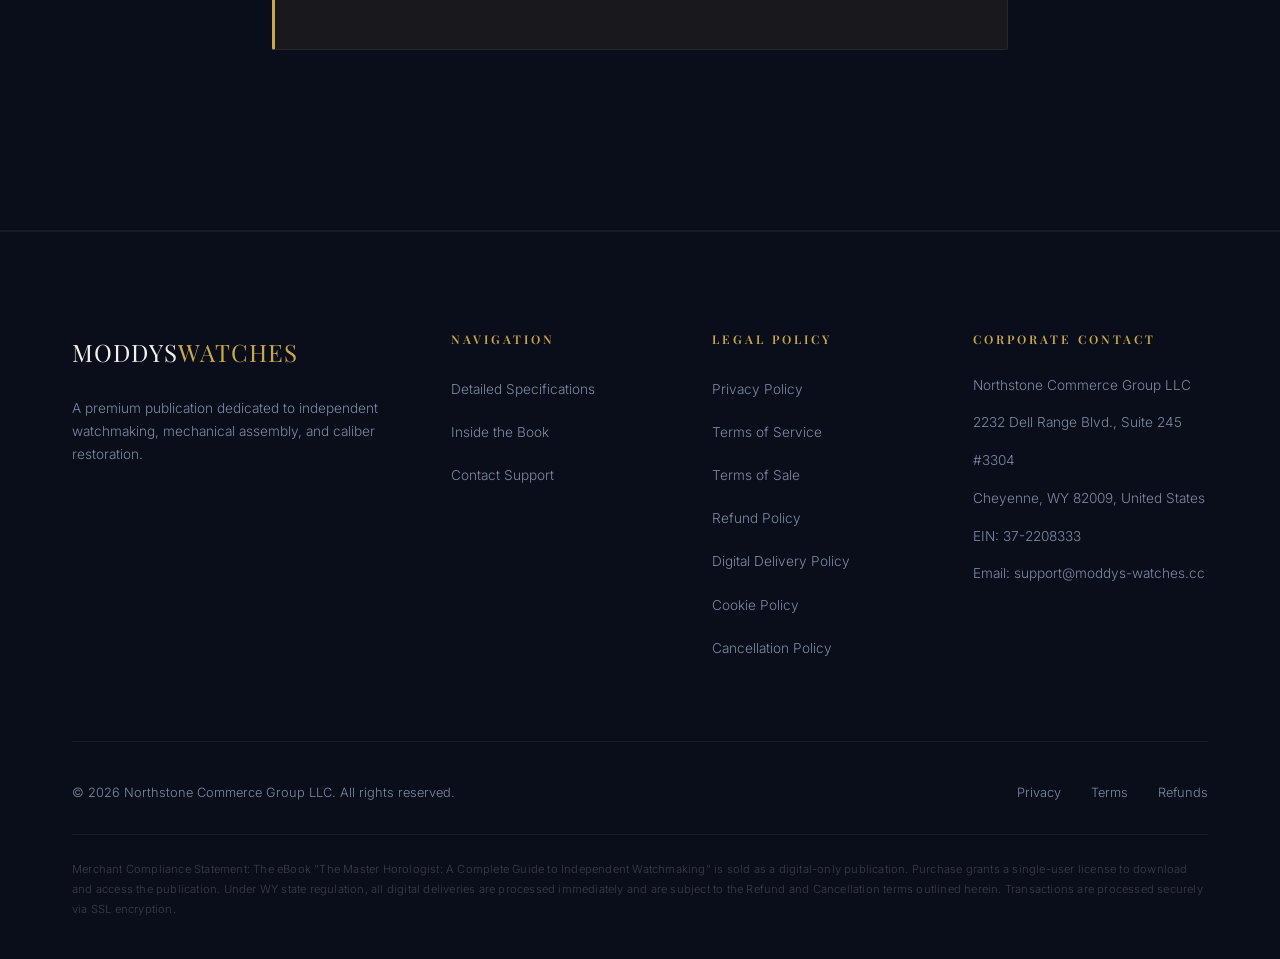
<file: refund.html>
﻿<!DOCTYPE html>
<html lang="en">

<head>
  <meta charset="UTF-8">
  <meta name="viewport" content="width=device-width, initial-scale=1.0">
  <meta name="description"
    content="Refund and cancellation policy for The Master Horologist digital eBook. Read about our digital delivery and purchase terms.">
  <title>Refund Policy — The Master Horologist</title>
  <link rel="preconnect" href="https://fonts.googleapis.com">
  <link rel="preconnect" href="https://fonts.gstatic.com" crossorigin>
  <link
    href="https://fonts.googleapis.com/css2?family=Inter:wght@300;400;500;600;700&family=Playfair+Display:ital,wght@0,400;0,600;0,700;1,400&display=swap"
    rel="stylesheet">
  <link rel="stylesheet" href="style.css">
  <script>
    (function () {
      const currentTheme = localStorage.getItem('theme');
      if (currentTheme === 'classic') {
        document.body.classList.add('theme-classic');
      }
    })();
  </script>
</head>

<body>

  <!-- HEADER -->
  <header class="header">
    <div class="container header-container">
      <a href="index.html" class="logo">
        MODDYS<span>WATCHES</span>
      </a>

      <nav class="nav-menu" id="navMenu">
        <a href="product.html" class="nav-link">The eBook</a>
        <a href="index.html#features" class="nav-link">What's Inside</a>
        <a href="index.html#faq" class="nav-link">FAQs</a>
        <a href="contact.html" class="nav-link">Contact</a>
        <a href="product.html" class="btn btn-primary mobile-cta" style="display:none; margin-top:12px;">Get Instant Access</a>
      </nav>

      <div class="nav-actions">
        <a href="product.html" class="btn btn-primary btn-nav-cta">Buy Now</a>
        <button class="theme-toggle" id="themeToggle" aria-label="Toggle Theme">
          <!-- Sun Icon (appears in dark mode to switch to light) -->
          <svg class="sun-icon" width="18" height="18" viewBox="0 0 24 24" fill="none" stroke="currentColor"
            stroke-width="2" stroke-linecap="round" stroke-linejoin="round">
            <circle cx="12" cy="12" r="5"></circle>
            <line x1="12" y1="1" x2="12" y2="3"></line>
            <line x1="12" y1="21" x2="12" y2="23"></line>
            <line x1="4.22" y1="4.22" x2="5.64" y2="5.64"></line>
            <line x1="18.36" y1="18.36" x2="19.78" y2="19.78"></line>
            <line x1="1" y1="12" x2="3" y2="12"></line>
            <line x1="21" y1="12" x2="23" y2="12"></line>
            <line x1="4.22" y1="19.78" x2="5.64" y2="18.36"></line>
            <line x1="18.36" y1="5.64" x2="19.78" y2="4.22"></line>
          </svg>
          <!-- Moon Icon (appears in light mode to switch to dark) -->
          <svg class="moon-icon" width="18" height="18" viewBox="0 0 24 24" fill="none" stroke="currentColor"
            stroke-width="2" stroke-linecap="round" stroke-linejoin="round">
            <path d="M21 12.79A9 9 0 1 1 11.21 3 7 7 0 0 0 21 12.79z"></path>
          </svg>
        </button>
        <button class="mobile-nav-toggle" id="mobileNavToggle" aria-label="Toggle navigation">
          <span class="hamburger"></span>
        </button>
      </div>
    </div>
  </header>

  <!-- LEGAL CONTENT PAGE -->
  <section class="legal-page">
    <div class="container legal-container">
      <div class="legal-header">
        <span class="section-tag">Consumer Rights &amp; Standards</span>
        <h1 class="section-title">Refund &amp; Delivery Policy</h1>
        <p class="legal-meta">Last Updated: July 10, 2026</p>
      </div>

      <div class="legal-content">
        <p>
          To ensure transparency and protect the intellectual property of our creators, Northstone operates a strict refund policy for all digital products, which aligns with international digital commerce standards and Stripe guidelines.
        </p>

        <h2>All Sales Are Final</h2>
        <p>
          Due to the non-returnable nature of digital products, all sales are final. Once a digital product, downloadable file, or digital course has been purchased and accessed or downloaded, it cannot be "returned." Therefore, we do not offer refunds, exchanges, or cancellations after a purchase has been made.
        </p>
        <div class="legal-section-callout" style="background-color: var(--color-gold-light); border-left: 3px solid var(--color-gold-accent); padding: 20px; margin-top: 20px;">
          <p>
            By completing your purchase, you acknowledge and agree that you waive your right to a refund once the digital product is delivered to your email or account dashboard.
          </p>
        </div>

        <h2>Exceptions (Corrupted or Defective Files)</h2>
        <p>
          The only exception to our "All Sales Final" policy is if the digital file is corrupted, defective, or inaccessible due to a technical error on our end. If you experience technical issues accessing your download, you must contact our support team at <a href="mailto:support@moddys-watches.cc" class="text-gold">support@moddys-watches.cc</a> within 7 days of purchase. We will promptly issue a replacement file or fix the access issue. If we are unable to resolve the technical issue, a refund will be issued to your original payment method.
        </p>

        <h2>Legal Disclosures &amp; Contact Information</h2>
        <p>
          In accordance with Stripe payment processing rules and digital service mandates, the complete corporate and contact identification details for this platform are published below:
        </p>
        <div class="legal-section-callout" style="background-color: var(--color-gold-light); border-left: 3px solid var(--color-gold-accent); padding: 20px; margin-top: 20px;">
          <p style="margin-bottom: 10px;"><strong>Corporate Identity:</strong></p>
          <ul style="list-style: none; padding-left: 0; margin-bottom: 20px; color: var(--color-text-primary);">
            <li><strong>Full Legal Business Name:</strong> Northstone Commerce Group LLC</li>
            <li><strong>Form of Incorporation:</strong> Limited Liability Company (LLC)</li>
            <li><strong>State of Jurisdiction:</strong> Registered in the State of Wyoming</li>
            <li><strong>EIN:</strong> 30-1468938</li>
          </ul>
          <p style="margin-bottom: 10px;"><strong>Official Customer Support Channels:</strong></p>
          <ul style="list-style: none; padding-left: 0; color: var(--color-text-primary);">
            <li><strong>Primary Support Email:</strong> <a href="mailto:support@moddys-watches.cc" class="text-gold">support@moddys-watches.cc</a></li>
            <li><strong>Registered Physical Address:</strong> 2232 Dell Range Blvd., Suite 245, #3304, Cheyenne, WY 82009, United States</li>
          </ul>
        </div>
      </div>
    </div>
  </section>

  <!-- FOOTER -->
  <footer class="footer">
    <div class="container">
      <div class="footer-grid">
        <div class="footer-brand">
          <div class="footer-logo">MODDYS<span>WATCHES</span></div>
          <p class="footer-desc">
            A premium publication dedicated to independent watchmaking, mechanical assembly, and caliber restoration.
          </p>
        </div>

        <div>
          <h4 class="footer-heading">Navigation</h4>
          <ul class="footer-links">
            <li><a href="product.html" class="footer-link">Detailed Specifications</a></li>
            <li><a href="index.html#features" class="footer-link">Inside the Book</a></li>
            <li><a href="contact.html" class="footer-link">Contact Support</a></li>
          </ul>
        </div>

        <div>
          <h4 class="footer-heading">Legal Policy</h4>
          <ul class="footer-links">
            <li><a href="privacy.html" class="footer-link">Privacy Policy</a></li>
            <li><a href="terms.html" class="footer-link">Terms of Service</a></li>
            <li><a href="terms-of-sale.html" class="footer-link">Terms of Sale</a></li>
            <li><a href="refund.html" class="footer-link">Refund Policy</a></li>
            <li><a href="delivery.html" class="footer-link">Digital Delivery Policy</a></li>
            <li><a href="cookies.html" class="footer-link">Cookie Policy</a></li>
            <li><a href="cancellation.html" class="footer-link">Cancellation Policy</a></li>
          </ul>
        </div>

        <div>
          <h4 class="footer-heading">Corporate Contact</h4>
          <div class="footer-contact-info">
            <span>Northstone Commerce Group LLC</span>
            <span>2232 Dell Range Blvd., Suite 245</span>
            <span>#3304</span>
            <span>Cheyenne, WY 82009, United States</span>
            <span>EIN: 37-2208333</span>
            <span>Email: support@moddys-watches.cc</span>
          </div>
        </div>
      </div>

      <div class="footer-bottom">
        <span>&copy; 2026 Northstone Commerce Group LLC. All rights reserved.</span>
        <div class="footer-bottom-links">
          <a href="privacy.html" class="footer-bottom-link">Privacy</a>
          <a href="terms.html" class="footer-bottom-link">Terms</a>
          <a href="refund.html" class="footer-bottom-link">Refunds</a>
        </div>
      </div>

      <div class="compliance-text">
        Merchant Compliance Statement: The eBook "The Master Horologist: A Complete Guide to Independent Watchmaking" is
        sold as a digital-only publication. Purchase grants a single-user license to download and access the
        publication. Under WY state regulation, all digital deliveries are processed immediately and are subject to the
        Refund and Cancellation terms outlined herein. Transactions are processed securely via SSL encryption.
      </div>
    </div>
  </footer>

  <!-- MOBILE MENU SCRIPT -->
  <script>
    const mobileNavToggle = document.getElementById('mobileNavToggle');
    const navMenu = document.getElementById('navMenu');

    mobileNavToggle.addEventListener('click', () => {
      mobileNavToggle.classList.toggle('active');
      navMenu.classList.toggle('active');
    });

    // Theme Toggle Logic
    const themeToggle = document.getElementById('themeToggle');
    if (themeToggle) {
      themeToggle.addEventListener('click', () => {
        document.body.classList.toggle('theme-classic');
        const isClassic = document.body.classList.contains('theme-classic');
        localStorage.setItem('theme', isClassic ? 'classic' : 'dark');
      });
    }
  </script>
</body>

</html>
</file>
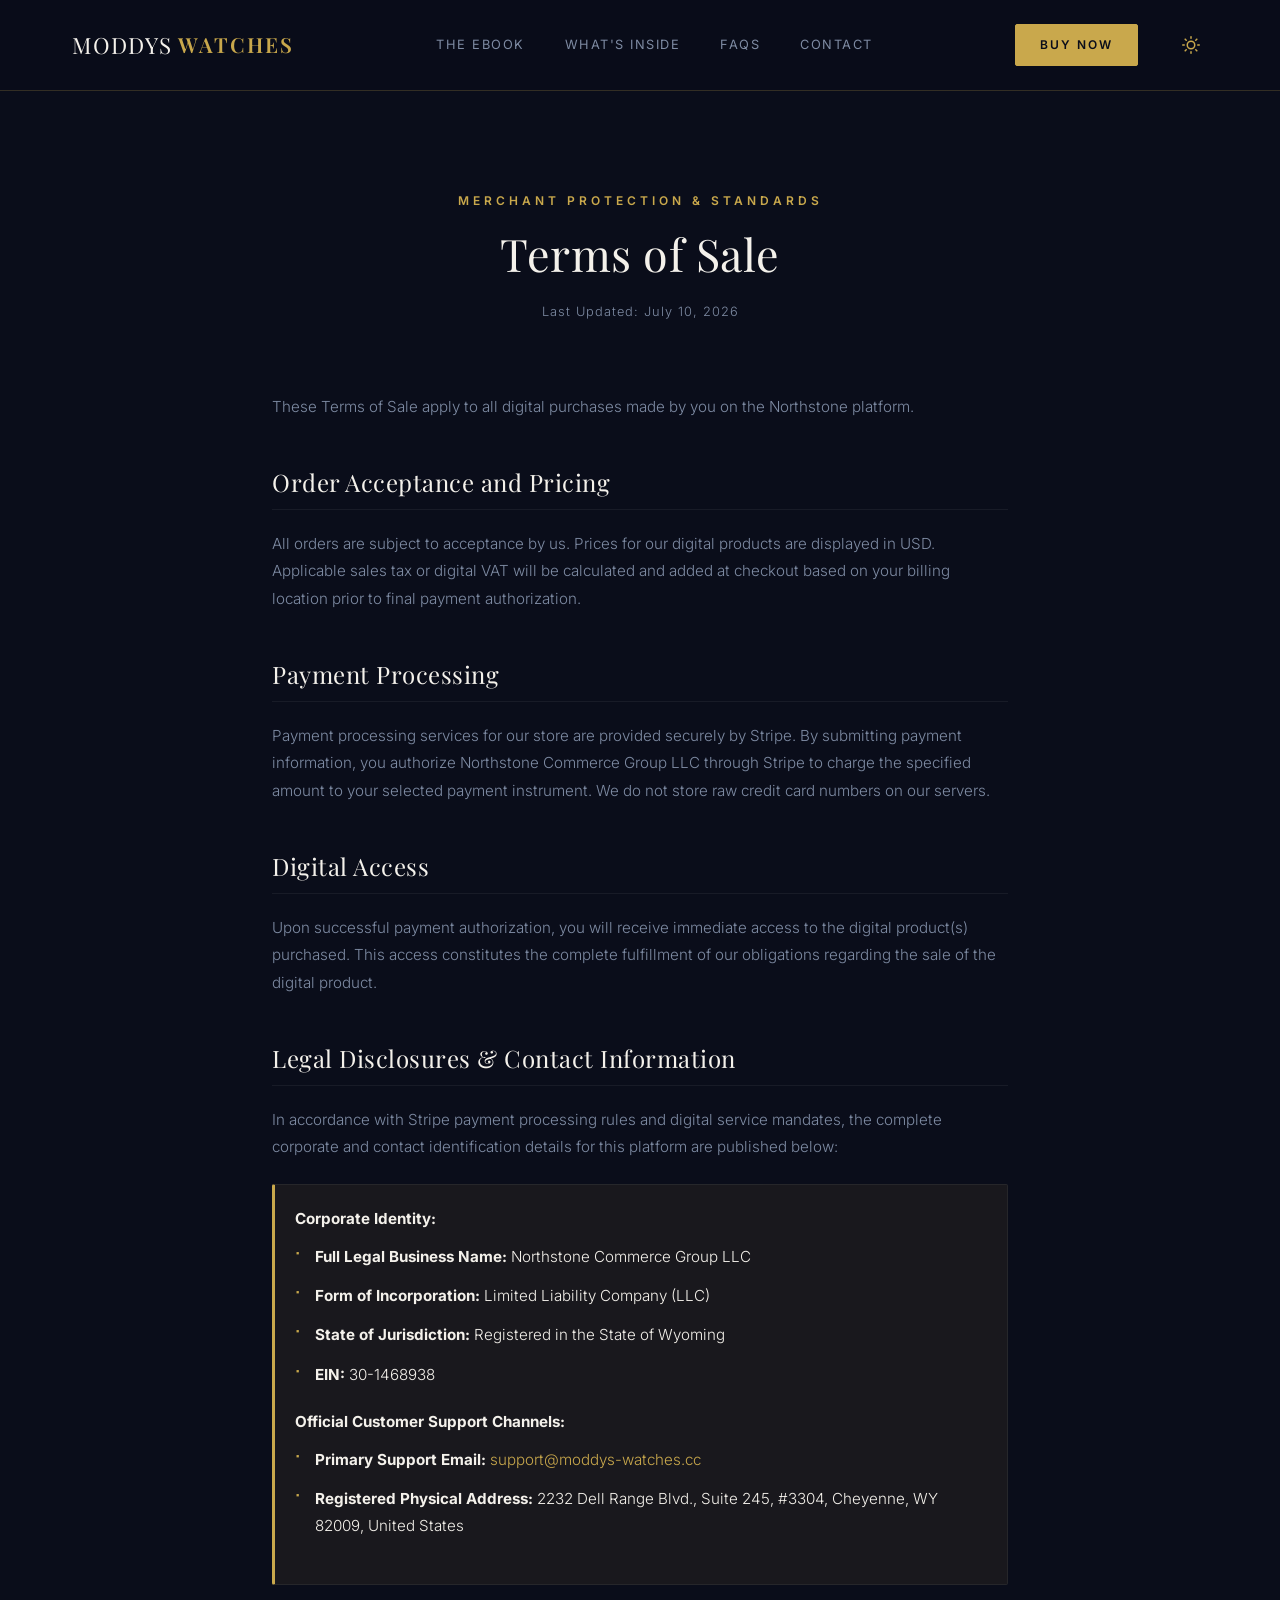
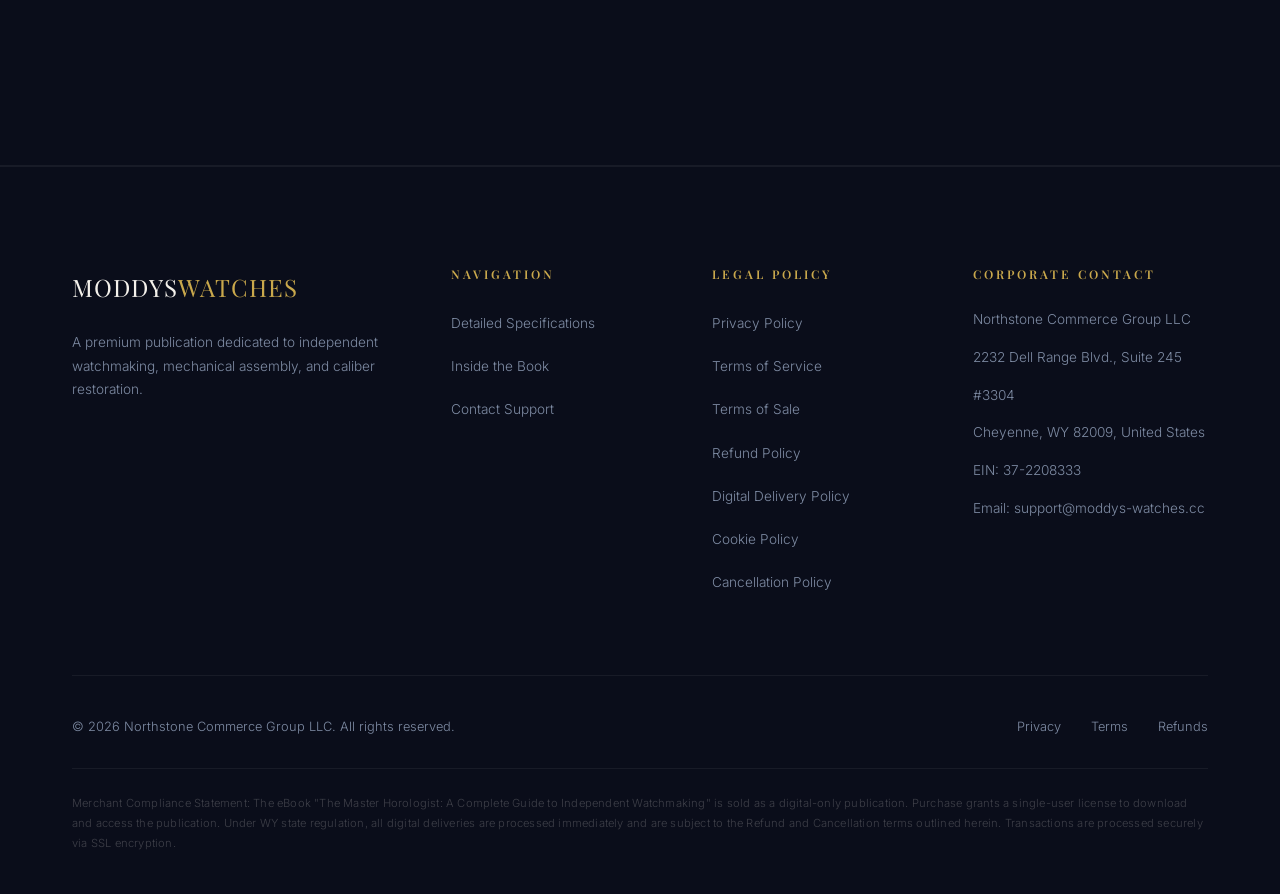
<file: terms-of-sale.html>
﻿<!DOCTYPE html>
<html lang="en">

<head>
  <meta charset="UTF-8">
  <meta name="viewport" content="width=device-width, initial-scale=1.0">
  <meta name="description" content="Terms of Sale for purchasing digital products on Northstone.">
  <title>Terms of Sale — Northstone</title>
  <link rel="preconnect" href="https://fonts.googleapis.com">
  <link rel="preconnect" href="https://fonts.gstatic.com" crossorigin>
  <link
    href="https://fonts.googleapis.com/css2?family=Inter:wght@300;400;500;600;700&family=Playfair+Display:ital,wght@0,400;0,600;0,700;1,400&display=swap"
    rel="stylesheet">
  <link rel="stylesheet" href="style.css">
  <script>
    (function () {
      const currentTheme = localStorage.getItem('theme');
      if (currentTheme === 'classic') {
        document.body.classList.add('theme-classic');
      }
    })();
  </script>
</head>

<body>

  <!-- HEADER -->
  <header class="header">
    <div class="container header-container">
      <a href="index.html" class="logo">
        MODDYS<span>WATCHES</span>
      </a>

      <nav class="nav-menu" id="navMenu">
        <a href="product.html" class="nav-link">The eBook</a>
        <a href="index.html#features" class="nav-link">What's Inside</a>
        <a href="index.html#faq" class="nav-link">FAQs</a>
        <a href="contact.html" class="nav-link">Contact</a>
        <a href="product.html" class="btn btn-primary mobile-cta" style="display:none; margin-top:12px;">Get Instant Access</a>
      </nav>

      <div class="nav-actions">
        <a href="product.html" class="btn btn-primary btn-nav-cta">Buy Now</a>
        <button class="theme-toggle" id="themeToggle" aria-label="Toggle Theme">
          <!-- Sun Icon (appears in dark mode to switch to light) -->
          <svg class="sun-icon" width="18" height="18" viewBox="0 0 24 24" fill="none" stroke="currentColor"
            stroke-width="2" stroke-linecap="round" stroke-linejoin="round">
            <circle cx="12" cy="12" r="5"></circle>
            <line x1="12" y1="1" x2="12" y2="3"></line>
            <line x1="12" y1="21" x2="12" y2="23"></line>
            <line x1="4.22" y1="4.22" x2="5.64" y2="5.64"></line>
            <line x1="18.36" y1="18.36" x2="19.78" y2="19.78"></line>
            <line x1="1" y1="12" x2="3" y2="12"></line>
            <line x1="21" y1="12" x2="23" y2="12"></line>
            <line x1="4.22" y1="19.78" x2="5.64" y2="18.36"></line>
            <line x1="18.36" y1="5.64" x2="19.78" y2="4.22"></line>
          </svg>
          <!-- Moon Icon (appears in light mode to switch to dark) -->
          <svg class="moon-icon" width="18" height="18" viewBox="0 0 24 24" fill="none" stroke="currentColor"
            stroke-width="2" stroke-linecap="round" stroke-linejoin="round">
            <path d="M21 12.79A9 9 0 1 1 11.21 3 7 7 0 0 0 21 12.79z"></path>
          </svg>
        </button>
        <button class="mobile-nav-toggle" id="mobileNavToggle" aria-label="Toggle navigation">
          <span class="hamburger"></span>
        </button>
      </div>
    </div>
  </header>

  <!-- LEGAL CONTENT PAGE -->
  <section class="legal-page">
    <div class="container legal-container">
      <div class="legal-header">
        <span class="section-tag">Merchant Protection &amp; Standards</span>
        <h1 class="section-title">Terms of Sale</h1>
        <p class="legal-meta">Last Updated: July 10, 2026</p>
      </div>

      <div class="legal-content">
        <p>
          These Terms of Sale apply to all digital purchases made by you on the Northstone platform.
        </p>

        <h2>Order Acceptance and Pricing</h2>
        <p>
          All orders are subject to acceptance by us. Prices for our digital products are displayed in USD. Applicable sales tax or digital VAT will be calculated and added at checkout based on your billing location prior to final payment authorization.
        </p>

        <h2>Payment Processing</h2>
        <p>
          Payment processing services for our store are provided securely by Stripe. By submitting payment information, you authorize Northstone Commerce Group LLC through Stripe to charge the specified amount to your selected payment instrument. We do not store raw credit card numbers on our servers.
        </p>

        <h2>Digital Access</h2>
        <p>
          Upon successful payment authorization, you will receive immediate access to the digital product(s) purchased. This access constitutes the complete fulfillment of our obligations regarding the sale of the digital product.
        </p>

        <h2>Legal Disclosures &amp; Contact Information</h2>
        <p>
          In accordance with Stripe payment processing rules and digital service mandates, the complete corporate and contact identification details for this platform are published below:
        </p>
        <div class="legal-section-callout" style="background-color: var(--color-gold-light); border-left: 3px solid var(--color-gold-accent); padding: 20px; margin-top: 20px;">
          <p style="margin-bottom: 10px;"><strong>Corporate Identity:</strong></p>
          <ul style="list-style: none; padding-left: 0; margin-bottom: 20px; color: var(--color-text-primary);">
            <li><strong>Full Legal Business Name:</strong> Northstone Commerce Group LLC</li>
            <li><strong>Form of Incorporation:</strong> Limited Liability Company (LLC)</li>
            <li><strong>State of Jurisdiction:</strong> Registered in the State of Wyoming</li>
            <li><strong>EIN:</strong> 30-1468938</li>
          </ul>
          <p style="margin-bottom: 10px;"><strong>Official Customer Support Channels:</strong></p>
          <ul style="list-style: none; padding-left: 0; color: var(--color-text-primary);">
            <li><strong>Primary Support Email:</strong> <a href="mailto:support@moddys-watches.cc" class="text-gold">support@moddys-watches.cc</a></li>
            <li><strong>Registered Physical Address:</strong> 2232 Dell Range Blvd., Suite 245, #3304, Cheyenne, WY 82009, United States</li>
          </ul>
        </div>
      </div>
    </div>
  </section>

  <!-- FOOTER -->
  <footer class="footer">
    <div class="container">
      <div class="footer-grid">
        <div class="footer-brand">
          <div class="footer-logo">MODDYS<span>WATCHES</span></div>
          <p class="footer-desc">
            A premium publication dedicated to independent watchmaking, mechanical assembly, and caliber restoration.
          </p>
        </div>

        <div>
          <h4 class="footer-heading">Navigation</h4>
          <ul class="footer-links">
            <li><a href="product.html" class="footer-link">Detailed Specifications</a></li>
            <li><a href="index.html#features" class="footer-link">Inside the Book</a></li>
            <li><a href="contact.html" class="footer-link">Contact Support</a></li>
          </ul>
        </div>

        <div>
          <h4 class="footer-heading">Legal Policy</h4>
          <ul class="footer-links">
            <li><a href="privacy.html" class="footer-link">Privacy Policy</a></li>
            <li><a href="terms.html" class="footer-link">Terms of Service</a></li>
            <li><a href="terms-of-sale.html" class="footer-link">Terms of Sale</a></li>
            <li><a href="refund.html" class="footer-link">Refund Policy</a></li>
            <li><a href="delivery.html" class="footer-link">Digital Delivery Policy</a></li>
            <li><a href="cookies.html" class="footer-link">Cookie Policy</a></li>
            <li><a href="cancellation.html" class="footer-link">Cancellation Policy</a></li>
          </ul>
        </div>

        <div>
          <h4 class="footer-heading">Corporate Contact</h4>
          <div class="footer-contact-info">
            <span>Northstone Commerce Group LLC</span>
            <span>2232 Dell Range Blvd., Suite 245</span>
            <span>#3304</span>
            <span>Cheyenne, WY 82009, United States</span>
            <span>EIN: 37-2208333</span>
            <span>Email: support@moddys-watches.cc</span>
          </div>
        </div>
      </div>

      <div class="footer-bottom">
        <span>&copy; 2026 Northstone Commerce Group LLC. All rights reserved.</span>
        <div class="footer-bottom-links">
          <a href="privacy.html" class="footer-bottom-link">Privacy</a>
          <a href="terms.html" class="footer-bottom-link">Terms</a>
          <a href="refund.html" class="footer-bottom-link">Refunds</a>
        </div>
      </div>

      <div class="compliance-text">
        Merchant Compliance Statement: The eBook "The Master Horologist: A Complete Guide to Independent Watchmaking" is
        sold as a digital-only publication. Purchase grants a single-user license to download and access the
        publication. Under WY state regulation, all digital deliveries are processed immediately and are subject to the
        Refund and Cancellation terms outlined herein. Transactions are processed securely via SSL encryption.
      </div>
    </div>
  </footer>

  <!-- MOBILE MENU SCRIPT -->
  <script>
    const mobileNavToggle = document.getElementById('mobileNavToggle');
    const navMenu = document.getElementById('navMenu');

    mobileNavToggle.addEventListener('click', () => {
      mobileNavToggle.classList.toggle('active');
      navMenu.classList.toggle('active');
    });

    // Theme Toggle Logic
    const themeToggle = document.getElementById('themeToggle');
    if (themeToggle) {
      themeToggle.addEventListener('click', () => {
        document.body.classList.toggle('theme-classic');
        const isClassic = document.body.classList.contains('theme-classic');
        localStorage.setItem('theme', isClassic ? 'classic' : 'dark');
      });
    }
  </script>
</body>

</html>
</file>
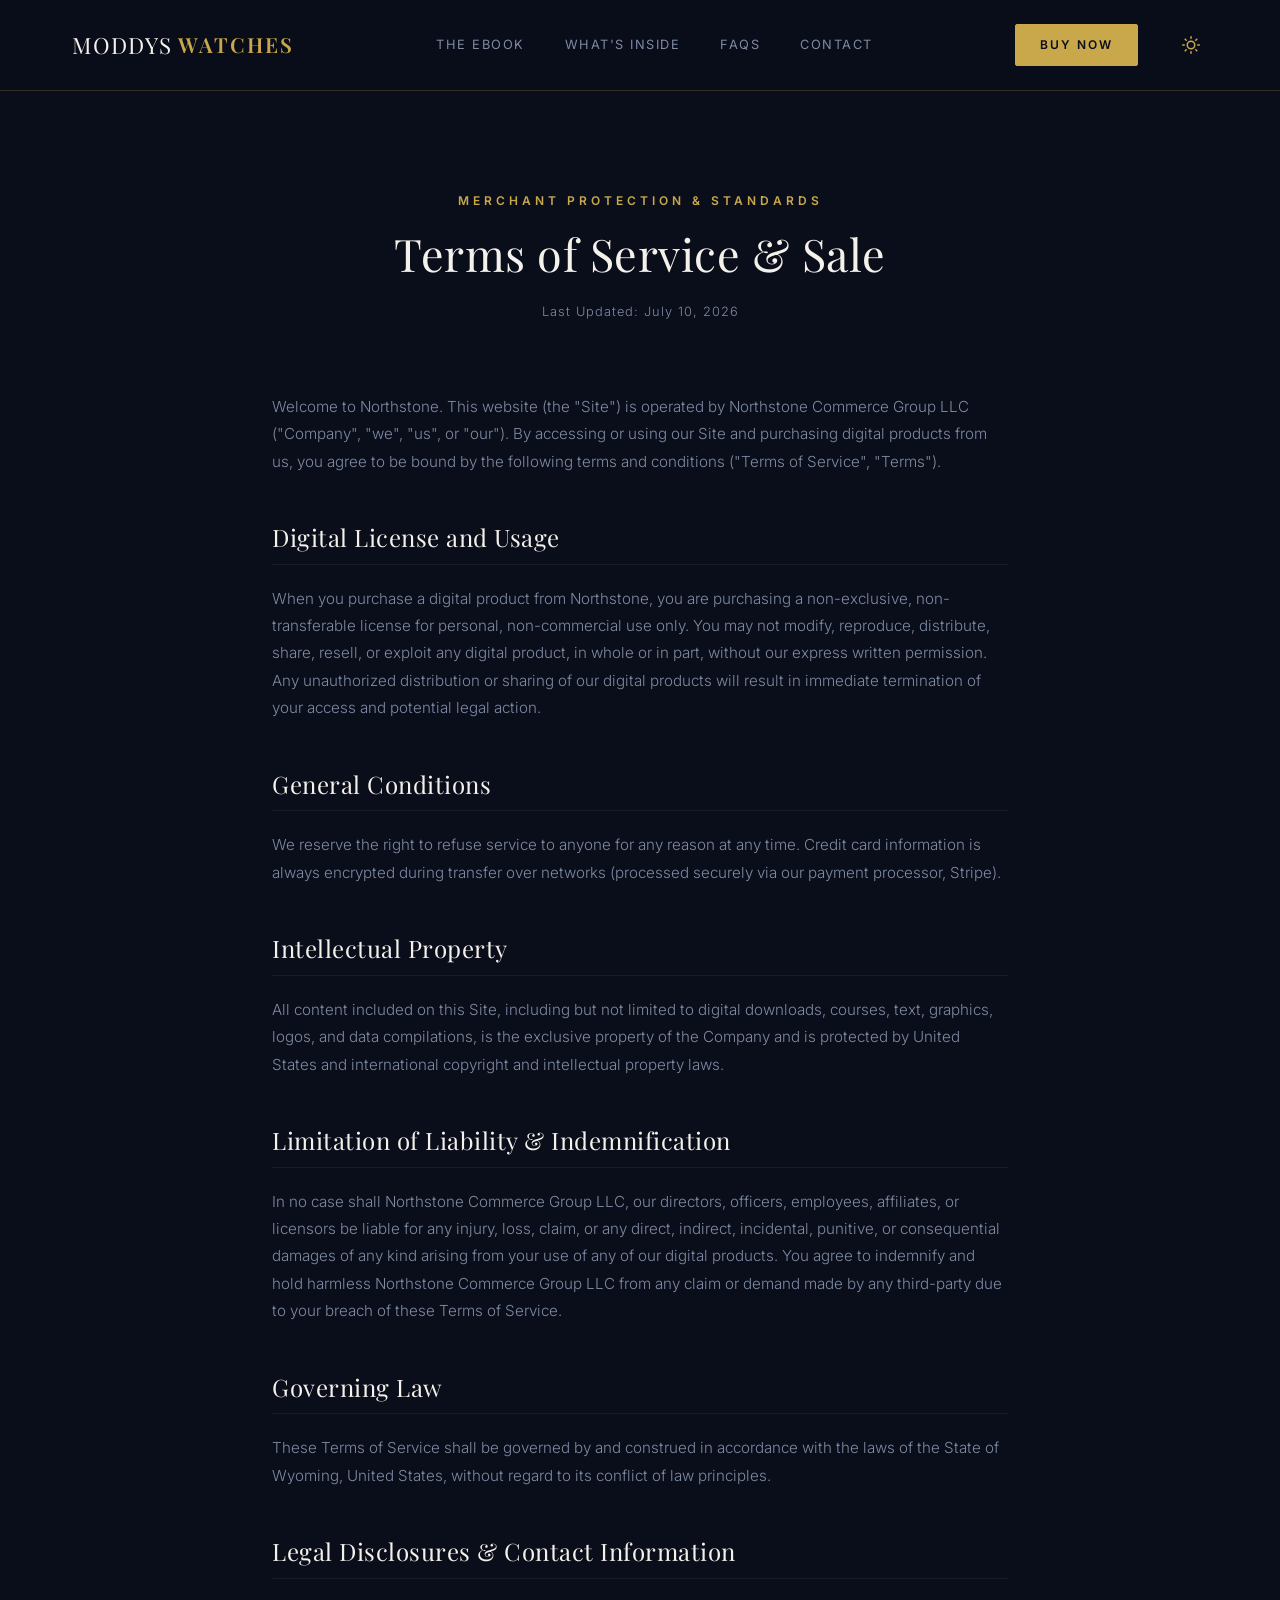
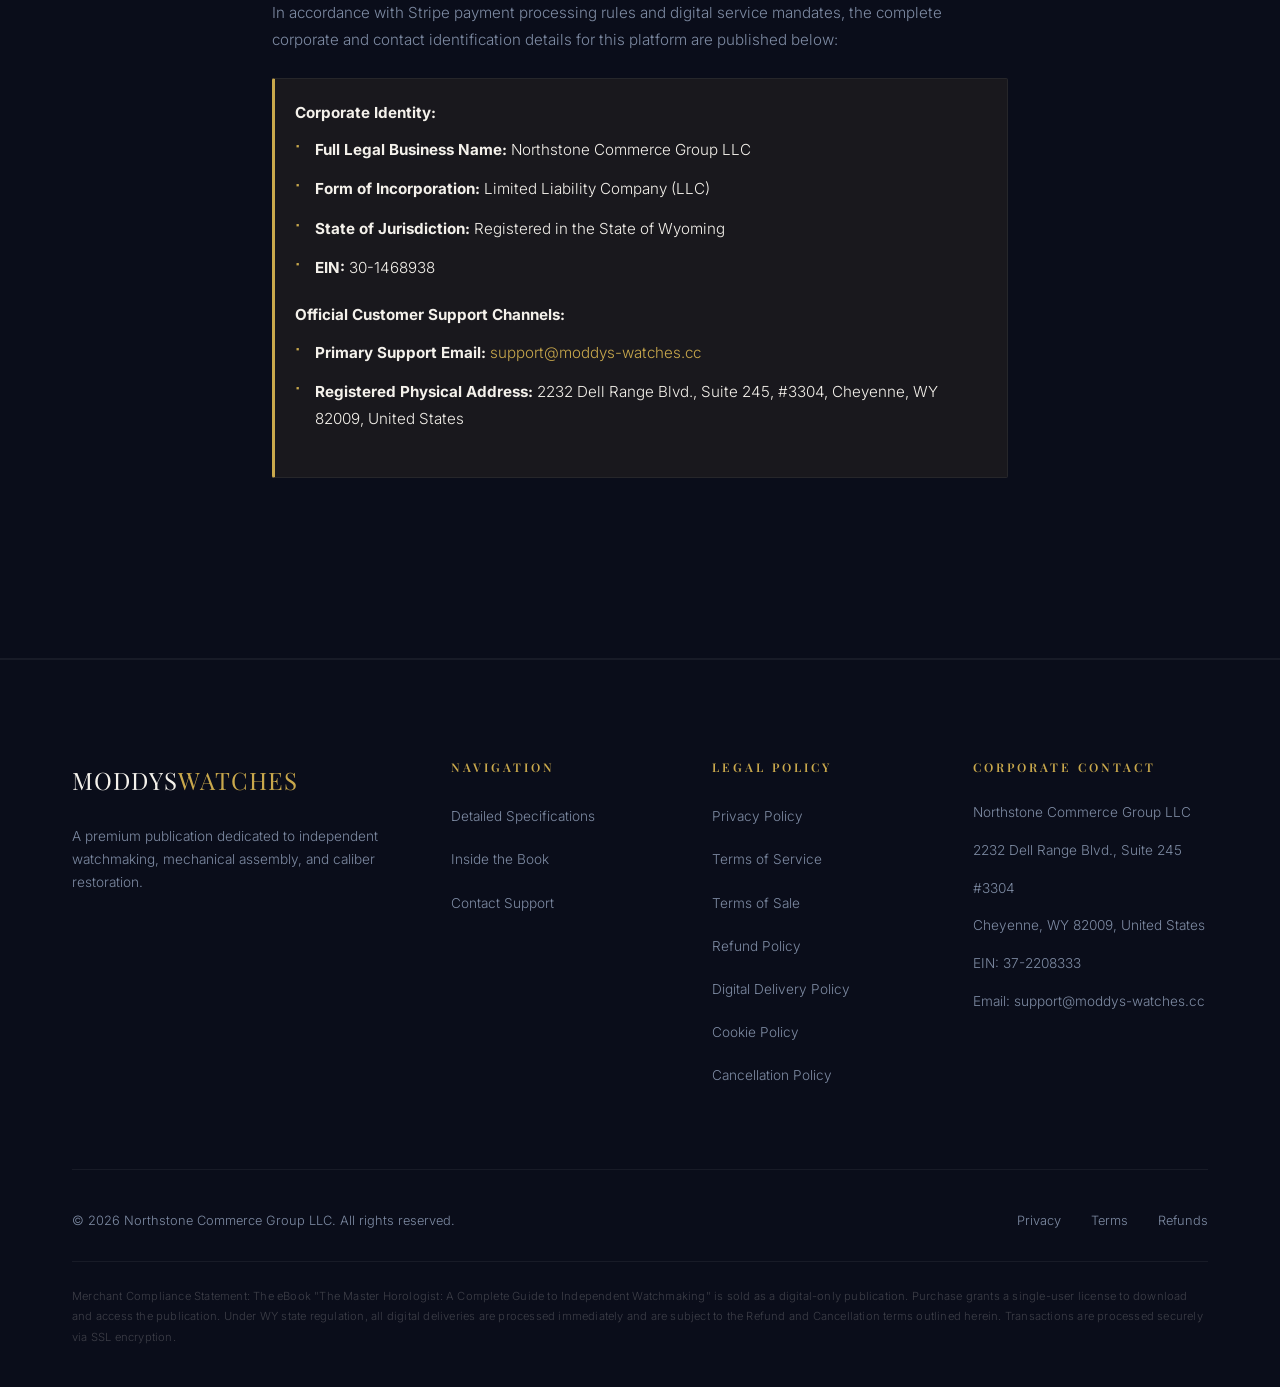
<file: terms.html>
﻿<!DOCTYPE html>
<html lang="en">

<head>
  <meta charset="UTF-8">
  <meta name="viewport" content="width=device-width, initial-scale=1.0">
  <meta name="description"
    content="Terms of Service for purchasing the digital publication The Master Horologist. Review licensing terms and use guidelines.">
  <title>Terms of Service — The Master Horologist</title>
  <link rel="preconnect" href="https://fonts.googleapis.com">
  <link rel="preconnect" href="https://fonts.gstatic.com" crossorigin>
  <link
    href="https://fonts.googleapis.com/css2?family=Inter:wght@300;400;500;600;700&family=Playfair+Display:ital,wght@0,400;0,600;0,700;1,400&display=swap"
    rel="stylesheet">
  <link rel="stylesheet" href="style.css">
  <script>
    (function () {
      const currentTheme = localStorage.getItem('theme');
      if (currentTheme === 'classic') {
        document.body.classList.add('theme-classic');
      }
    })();
  </script>
</head>

<body>

  <!-- HEADER -->
  <header class="header">
    <div class="container header-container">
      <a href="index.html" class="logo">
        MODDYS<span>WATCHES</span>
      </a>

      <nav class="nav-menu" id="navMenu">
        <a href="product.html" class="nav-link">The eBook</a>
        <a href="index.html#features" class="nav-link">What's Inside</a>
        <a href="index.html#faq" class="nav-link">FAQs</a>
        <a href="contact.html" class="nav-link">Contact</a>
        <a href="product.html" class="btn btn-primary mobile-cta" style="display:none; margin-top:12px;">Get Instant Access</a>
      </nav>

      <div class="nav-actions">
        <a href="product.html" class="btn btn-primary btn-nav-cta">Buy Now</a>
        <button class="theme-toggle" id="themeToggle" aria-label="Toggle Theme">
          <!-- Sun Icon (appears in dark mode to switch to light) -->
          <svg class="sun-icon" width="18" height="18" viewBox="0 0 24 24" fill="none" stroke="currentColor"
            stroke-width="2" stroke-linecap="round" stroke-linejoin="round">
            <circle cx="12" cy="12" r="5"></circle>
            <line x1="12" y1="1" x2="12" y2="3"></line>
            <line x1="12" y1="21" x2="12" y2="23"></line>
            <line x1="4.22" y1="4.22" x2="5.64" y2="5.64"></line>
            <line x1="18.36" y1="18.36" x2="19.78" y2="19.78"></line>
            <line x1="1" y1="12" x2="3" y2="12"></line>
            <line x1="21" y1="12" x2="23" y2="12"></line>
            <line x1="4.22" y1="19.78" x2="5.64" y2="18.36"></line>
            <line x1="18.36" y1="5.64" x2="19.78" y2="4.22"></line>
          </svg>
          <!-- Moon Icon (appears in light mode to switch to dark) -->
          <svg class="moon-icon" width="18" height="18" viewBox="0 0 24 24" fill="none" stroke="currentColor"
            stroke-width="2" stroke-linecap="round" stroke-linejoin="round">
            <path d="M21 12.79A9 9 0 1 1 11.21 3 7 7 0 0 0 21 12.79z"></path>
          </svg>
        </button>
        <button class="mobile-nav-toggle" id="mobileNavToggle" aria-label="Toggle navigation">
          <span class="hamburger"></span>
        </button>
      </div>
    </div>
  </header>

  <!-- LEGAL CONTENT PAGE -->
  <section class="legal-page">
    <div class="container legal-container">
      <div class="legal-header">
        <span class="section-tag">Merchant Protection &amp; Standards</span>
        <h1 class="section-title">Terms of Service &amp; Sale</h1>
        <p class="legal-meta">Last Updated: July 10, 2026</p>
      </div>

      <div class="legal-content">
        <p>
          Welcome to Northstone. This website (the "Site") is operated by Northstone Commerce Group LLC ("Company", "we", "us", or "our"). By accessing or using our Site and purchasing digital products from us, you agree to be bound by the following terms and conditions ("Terms of Service", "Terms").
        </p>

        <h2>Digital License and Usage</h2>
        <p>
          When you purchase a digital product from Northstone, you are purchasing a non-exclusive, non-transferable license for personal, non-commercial use only. You may not modify, reproduce, distribute, share, resell, or exploit any digital product, in whole or in part, without our express written permission. Any unauthorized distribution or sharing of our digital products will result in immediate termination of your access and potential legal action.
        </p>

        <h2>General Conditions</h2>
        <p>
          We reserve the right to refuse service to anyone for any reason at any time. Credit card information is always encrypted during transfer over networks (processed securely via our payment processor, Stripe).
        </p>

        <h2>Intellectual Property</h2>
        <p>
          All content included on this Site, including but not limited to digital downloads, courses, text, graphics, logos, and data compilations, is the exclusive property of the Company and is protected by United States and international copyright and intellectual property laws.
        </p>

        <h2>Limitation of Liability &amp; Indemnification</h2>
        <p>
          In no case shall Northstone Commerce Group LLC, our directors, officers, employees, affiliates, or licensors be liable for any injury, loss, claim, or any direct, indirect, incidental, punitive, or consequential damages of any kind arising from your use of any of our digital products. You agree to indemnify and hold harmless Northstone Commerce Group LLC from any claim or demand made by any third-party due to your breach of these Terms of Service.
        </p>

        <h2>Governing Law</h2>
        <p>
          These Terms of Service shall be governed by and construed in accordance with the laws of the State of Wyoming, United States, without regard to its conflict of law principles.
        </p>

        <h2>Legal Disclosures &amp; Contact Information</h2>
        <p>
          In accordance with Stripe payment processing rules and digital service mandates, the complete corporate and contact identification details for this platform are published below:
        </p>
        <div class="legal-section-callout" style="background-color: var(--color-gold-light); border-left: 3px solid var(--color-gold-accent); padding: 20px; margin-top: 20px;">
          <p style="margin-bottom: 10px;"><strong>Corporate Identity:</strong></p>
          <ul style="list-style: none; padding-left: 0; margin-bottom: 20px; color: var(--color-text-primary);">
            <li><strong>Full Legal Business Name:</strong> Northstone Commerce Group LLC</li>
            <li><strong>Form of Incorporation:</strong> Limited Liability Company (LLC)</li>
            <li><strong>State of Jurisdiction:</strong> Registered in the State of Wyoming</li>
            <li><strong>EIN:</strong> 30-1468938</li>
          </ul>
          <p style="margin-bottom: 10px;"><strong>Official Customer Support Channels:</strong></p>
          <ul style="list-style: none; padding-left: 0; color: var(--color-text-primary);">
            <li><strong>Primary Support Email:</strong> <a href="mailto:support@moddys-watches.cc" class="text-gold">support@moddys-watches.cc</a></li>
            <li><strong>Registered Physical Address:</strong> 2232 Dell Range Blvd., Suite 245, #3304, Cheyenne, WY 82009, United States</li>
          </ul>
        </div>
      </div>
    </div>
  </section>

  <!-- FOOTER -->
  <footer class="footer">
    <div class="container">
      <div class="footer-grid">
        <div class="footer-brand">
          <div class="footer-logo">MODDYS<span>WATCHES</span></div>
          <p class="footer-desc">
            A premium publication dedicated to independent watchmaking, mechanical assembly, and caliber restoration.
          </p>
        </div>

        <div>
          <h4 class="footer-heading">Navigation</h4>
          <ul class="footer-links">
            <li><a href="product.html" class="footer-link">Detailed Specifications</a></li>
            <li><a href="index.html#features" class="footer-link">Inside the Book</a></li>
            <li><a href="contact.html" class="footer-link">Contact Support</a></li>
          </ul>
        </div>

        <div>
          <h4 class="footer-heading">Legal Policy</h4>
          <ul class="footer-links">
            <li><a href="privacy.html" class="footer-link">Privacy Policy</a></li>
            <li><a href="terms.html" class="footer-link">Terms of Service</a></li>
            <li><a href="terms-of-sale.html" class="footer-link">Terms of Sale</a></li>
            <li><a href="refund.html" class="footer-link">Refund Policy</a></li>
            <li><a href="delivery.html" class="footer-link">Digital Delivery Policy</a></li>
            <li><a href="cookies.html" class="footer-link">Cookie Policy</a></li>
            <li><a href="cancellation.html" class="footer-link">Cancellation Policy</a></li>
          </ul>
        </div>

        <div>
          <h4 class="footer-heading">Corporate Contact</h4>
          <div class="footer-contact-info">
            <span>Northstone Commerce Group LLC</span>
            <span>2232 Dell Range Blvd., Suite 245</span>
            <span>#3304</span>
            <span>Cheyenne, WY 82009, United States</span>
            <span>EIN: 37-2208333</span>
            <span>Email: support@moddys-watches.cc</span>
          </div>
        </div>
      </div>

      <div class="footer-bottom">
        <span>&copy; 2026 Northstone Commerce Group LLC. All rights reserved.</span>
        <div class="footer-bottom-links">
          <a href="privacy.html" class="footer-bottom-link">Privacy</a>
          <a href="terms.html" class="footer-bottom-link">Terms</a>
          <a href="refund.html" class="footer-bottom-link">Refunds</a>
        </div>
      </div>

      <div class="compliance-text">
        Merchant Compliance Statement: The eBook "The Master Horologist: A Complete Guide to Independent Watchmaking" is
        sold as a digital-only publication. Purchase grants a single-user license to download and access the
        publication. Under WY state regulation, all digital deliveries are processed immediately and are subject to the
        Refund and Cancellation terms outlined herein. Transactions are processed securely via SSL encryption.
      </div>
    </div>
  </footer>

  <!-- MOBILE MENU SCRIPT -->
  <script>
    const mobileNavToggle = document.getElementById('mobileNavToggle');
    const navMenu = document.getElementById('navMenu');

    mobileNavToggle.addEventListener('click', () => {
      mobileNavToggle.classList.toggle('active');
      navMenu.classList.toggle('active');
    });

    // Theme Toggle Logic
    const themeToggle = document.getElementById('themeToggle');
    if (themeToggle) {
      themeToggle.addEventListener('click', () => {
        document.body.classList.toggle('theme-classic');
        const isClassic = document.body.classList.contains('theme-classic');
        localStorage.setItem('theme', isClassic ? 'classic' : 'dark');
      });
    }
  </script>
</body>

</html>
</file>
<file: style.css>
/* 
  NORTHSTONE - PREMIUM DARK LUXURY STYLESHEET
  Theme: Midnight Navy & Champagne Gold — High Jewellery Luxury
  Colors: Midnight Navy (#0a0d1a), Deep Indigo Carbon (#111526), Champagne Gold (#c9a84c), Warm Ivory (#f4f1eb)
*/

@import url('https://fonts.googleapis.com/css2?family=Inter:wght@300;400;500;600;700&family=Playfair+Display:ital,wght@0,400;0,600;0,700;1,400&display=swap');

/* --- CUSTOM VARIABLES --- */
:root {
  --color-primary-dark: #0a0d1a;     /* Midnight Navy */
  --color-card-dark: #111526;        /* Deep Indigo Carbon */
  --color-gold-accent: #c9a84c;      /* Champagne Gold */
  --color-gold-hover: #b08d35;       /* Deep Champagne Hover */
  --color-gold-light: rgba(201, 168, 76, 0.08); /* Warm Gold Tint */
  --color-text-primary: #f4f1eb;     /* Warm Ivory */
  --color-text-muted: #7e8ba3;       /* Slate Blue Mist */
  --color-border-gold: rgba(201, 168, 76, 0.22); /* Champagne Frame */
  --color-border-muted: rgba(255, 255, 255, 0.06);
  --color-header-bg: rgba(10, 13, 26, 0.95);
  --color-compliance-text: rgba(244, 241, 235, 0.22);
  
  --font-serif: 'Playfair Display', Georgia, serif;
  --font-sans: 'Inter', system-ui, -apple-system, sans-serif;
  
  --transition-smooth: all 0.4s cubic-bezier(0.16, 1, 0.3, 1);
  --shadow-gold-glow: 0 8px 32px rgba(201, 168, 76, 0.14);
  --shadow-heavy: 0 20px 40px rgba(0, 0, 0, 0.55);
  --border-radius-sm: 2px; /* Sharp, geometric lines look more premium than round bubbles */
  --border-radius-md: 4px;
}

/* --- CLASSIC LIGHT MODE OVERRIDES --- */
body.theme-classic {
  --color-primary-dark: #f7f5f0;     /* Cream Vellum */
  --color-card-dark: #ffffff;        /* Pure White */
  --color-gold-accent: #9a7b20;      /* Antique Gold */
  --color-gold-hover: #7a6010;       /* Deep Antique Gold */
  --color-gold-light: rgba(154, 123, 32, 0.07); /* Pale Gold Tint */
  --color-text-primary: #14192e;     /* Midnight Ink */
  --color-text-muted: #4d5870;       /* Blue-Gray Slate */
  --color-border-gold: rgba(154, 123, 32, 0.18); /* Gold Frame */
  --color-border-muted: rgba(0, 0, 0, 0.07);
  --color-header-bg: rgba(247, 245, 240, 0.95);
  --color-compliance-text: rgba(20, 25, 46, 0.35);
}

/* --- RESET & GLOBAL STYLES --- */
*, *::before, *::after {
  box-sizing: border-box;
  margin: 0;
  padding: 0;
}

html {
  scroll-behavior: smooth;
  background-color: var(--color-primary-dark);
}

body {
  font-family: var(--font-sans);
  color: var(--color-text-primary);
  background-color: var(--color-primary-dark);
  line-height: 1.7;
  -webkit-font-smoothing: antialiased;
  font-weight: 300; /* Reﬁned, high-end editorial weight */
}

a {
  text-decoration: none;
  color: inherit;
  transition: var(--transition-smooth);
}

button, input, textarea, select {
  font-family: inherit;
  font-size: inherit;
  outline: none;
}

ul {
  list-style: none;
}

img {
  max-width: 100%;
  height: auto;
  display: block;
}

/* --- TYPOGRAPHY --- */
h1, h2, h3, h4, h5, h6 {
  font-family: var(--font-serif);
  color: var(--color-text-primary);
  font-weight: 400;
  line-height: 1.2;
  letter-spacing: 0.5px;
}

.serif-italic {
  font-family: var(--font-serif);
  font-style: italic;
  font-weight: 400;
}

.text-gold {
  color: var(--color-gold-accent);
}

/* --- REUSABLE COMPONENTS --- */
.container {
  width: 100%;
  max-width: 1200px;
  margin: 0 auto;
  padding: 0 32px;
}

/* Section Header */
.section-header {
  text-align: center;
  max-width: 800px;
  margin: 0 auto 70px auto;
  position: relative;
}

.section-header::after {
  content: '';
  display: block;
  width: 60px;
  height: 1px;
  background-color: var(--color-gold-accent);
  margin: 24px auto 0 auto;
  opacity: 0.6;
}

.section-tag {
  font-size: 0.75rem;
  text-transform: uppercase;
  letter-spacing: 4px; /* Extreme tracking */
  color: var(--color-gold-accent);
  font-weight: 600;
  margin-bottom: 16px;
  display: block;
}

.section-title {
  font-size: 2.8rem;
  font-weight: 400;
  margin-bottom: 20px;
}

.section-subtitle {
  font-size: 1.1rem;
  color: var(--color-text-muted);
  font-weight: 300;
  max-width: 600px;
  margin: 0 auto;
}

/* Premium Buttons */
.btn {
  display: inline-flex;
  align-items: center;
  justify-content: center;
  padding: 16px 36px;
  font-size: 0.85rem;
  font-weight: 500;
  letter-spacing: 2px;
  text-transform: uppercase;
  border-radius: var(--border-radius-sm);
  cursor: pointer;
  transition: var(--transition-smooth);
  position: relative;
  overflow: hidden;
}

.btn-primary {
  background-color: var(--color-gold-accent);
  color: var(--color-primary-dark);
  border: 1px solid var(--color-gold-accent);
  font-weight: 600;
}

.btn-primary:hover {
  background-color: transparent;
  color: var(--color-gold-accent);
  border-color: var(--color-gold-accent);
  box-shadow: var(--shadow-gold-glow);
  transform: translateY(-1px);
}

.btn-secondary {
  background-color: transparent;
  color: var(--color-text-primary);
  border: 1px solid var(--color-border-gold);
}

.btn-secondary:hover {
  background-color: rgba(205, 168, 122, 0.05);
  border-color: var(--color-gold-accent);
  color: var(--color-gold-accent);
  transform: translateY(-1px);
}

.btn-dark {
  background-color: var(--color-card-dark);
  color: var(--color-text-primary);
  border: 1px solid var(--color-border-muted);
}

.btn-dark:hover {
  background-color: var(--color-gold-accent);
  color: var(--color-primary-dark);
  border-color: var(--color-gold-accent);
  transform: translateY(-1px);
}

.theme-toggle {
  background: none;
  border: none;
  cursor: pointer;
  color: var(--color-gold-accent);
  display: flex;
  align-items: center;
  justify-content: center;
  padding: 8px;
  margin-left: 16px;
  font-size: 1.25rem;
  transition: var(--transition-smooth);
}

.theme-toggle:hover {
  transform: scale(1.15);
  color: var(--color-gold-hover);
}

.btn-block {
  width: 100%;
}

/* --- NAVIGATION HEADER --- */
.header {
  position: sticky;
  top: 0;
  background-color: var(--color-header-bg);
  backdrop-filter: blur(15px);
  border-bottom: 1px solid var(--color-border-gold);
  z-index: 1000;
  transition: var(--transition-smooth);
}

.header-container {
  display: flex;
  justify-content: space-between;
  align-items: center;
  height: 90px;
}

.logo {
  display: flex;
  align-items: center;
  font-family: var(--font-serif);
  font-size: 1.4rem;
  font-weight: 400;
  color: var(--color-text-primary);
  letter-spacing: 1px;
}

.logo span {
  color: var(--color-gold-accent);
  margin-left: 6px;
  font-weight: 600;
  font-size: 1.3rem;
  letter-spacing: 2px;
}

.nav-menu {
  display: flex;
  align-items: center;
  gap: 40px;
}

.nav-link {
  font-size: 0.8rem;
  font-weight: 400;
  color: var(--color-text-muted);
  letter-spacing: 1.5px;
  text-transform: uppercase;
  position: relative;
  padding: 6px 0;
}

.nav-link::after {
  content: '';
  position: absolute;
  bottom: 0;
  left: 50%;
  transform: translateX(-50%);
  width: 0;
  height: 1px;
  background-color: var(--color-gold-accent);
  transition: var(--transition-smooth);
}

.nav-link:hover {
  color: var(--color-text-primary);
}

.nav-link:hover::after {
  width: 100%;
}

.nav-actions {
  display: flex;
  align-items: center;
  gap: 20px;
}

.btn-nav-cta {
  padding: 10px 24px;
  font-size: 0.75rem;
}

/* Mobile Nav Toggle */
.mobile-nav-toggle {
  display: none;
  background: none;
  border: none;
  cursor: pointer;
  padding: 8px;
}

.hamburger {
  display: block;
  width: 20px;
  height: 1px;
  background-color: var(--color-text-primary);
  position: relative;
  transition: var(--transition-smooth);
}

.hamburger::before, .hamburger::after {
  content: '';
  display: block;
  width: 20px;
  height: 1px;
  background-color: var(--color-text-primary);
  position: absolute;
  transition: var(--transition-smooth);
}

.hamburger::before { top: -6px; }
.hamburger::after { bottom: -6px; }

.mobile-nav-toggle.active .hamburger {
  background-color: transparent;
}
.mobile-nav-toggle.active .hamburger::before {
  transform: rotate(45deg);
  top: 0;
}
.mobile-nav-toggle.active .hamburger::after {
  transform: rotate(-45deg);
  bottom: 0;
}

/* --- HERO SECTION --- */
.hero {
  padding: 120px 0 140px 0;
  background-color: var(--color-primary-dark);
  border-bottom: 1px solid var(--color-border-muted);
  position: relative;
}

.hero-grid {
  display: grid;
  grid-template-columns: 1.15fr 0.85fr;
  gap: 80px;
  align-items: center;
}

.hero-content {
  max-width: 620px;
}

.hero-pretitle {
  display: flex;
  align-items: center;
  gap: 12px;
  font-size: 0.75rem;
  text-transform: uppercase;
  letter-spacing: 4px;
  color: var(--color-gold-accent);
  font-weight: 600;
  margin-bottom: 30px;
}

.hero-pretitle::before {
  content: '';
  display: block;
  width: 30px;
  height: 1px;
  background-color: var(--color-gold-accent);
}

.hero-title {
  font-size: 4.2rem;
  line-height: 1.15;
  margin-bottom: 24px;
  font-weight: 400;
}

.hero-description {
  font-size: 1.1rem;
  color: var(--color-text-muted);
  margin-bottom: 44px;
  font-weight: 300;
  line-height: 1.8;
}

.hero-cta-wrapper {
  display: flex;
  align-items: center;
  gap: 36px;
  margin-bottom: 50px;
}

.hero-price {
  display: flex;
  flex-direction: column;
}

.price-original {
  font-size: 0.85rem;
  text-decoration: line-through;
  color: var(--color-text-muted);
  letter-spacing: 1px;
}

.price-current {
  font-family: var(--font-serif);
  font-size: 2.5rem;
  font-weight: 400;
  color: var(--color-gold-accent);
  line-height: 1;
}

.hero-benefits-list {
  display: flex;
  flex-direction: column;
  gap: 16px;
  border-top: 1px solid var(--color-border-muted);
  padding-top: 30px;
}

.hero-benefit-item {
  display: flex;
  align-items: center;
  gap: 14px;
  font-size: 0.85rem;
  color: var(--color-text-muted);
  letter-spacing: 0.5px;
}

.hero-benefit-item svg {
  color: var(--color-gold-accent);
  flex-shrink: 0;
}

/* Cover Image Mockup Component */
.hero-image-wrapper {
  position: relative;
  display: flex;
  justify-content: center;
  align-items: center;
}

.book-mockup-container {
  position: relative;
  width: 330px;
  height: 480px;
  perspective: 1500px;
}

.book-mockup {
  position: relative;
  width: 100%;
  height: 100%;
  transform-style: preserve-3d;
  box-shadow: 20px 25px 50px rgba(0, 0, 0, 0.5);
  border-radius: var(--border-radius-sm);
  transition: transform 0.6s cubic-bezier(0.16, 1, 0.3, 1);
}

.book-mockup:hover {
  transform: rotateY(-12deg) rotateX(4deg) translateZ(10px);
}

.book-cover {
  position: absolute;
  top: 0;
  left: 0;
  width: 100%;
  height: 100%;
  background-image: url('images/book-cover.jpg');
  background-size: cover;
  background-position: center;
  border-radius: var(--border-radius-sm);
  border: 1px solid rgba(213, 189, 156, 0.25);
  box-shadow: inset 0 0 40px rgba(0, 0, 0, 0.85);
}


.book-header {
  text-align: center;
  font-size: 0.75rem;
  letter-spacing: 4px;
  text-transform: uppercase;
  color: #d5bd9c; /* Gold header tag */
}

.book-brand {
  text-align: center;
  font-size: 0.62rem;
  letter-spacing: 3px;
  text-transform: uppercase;
  color: rgba(243, 244, 246, 0.6); /* Slightly transparent platinized white */
  margin-top: 6px;
}

.book-title-area {
  text-align: center;
  margin: auto 0;
}

.book-title-main {
  font-family: var(--font-serif);
  font-size: 2.4rem;
  font-weight: 400;
  line-height: 1.25;
  margin-bottom: 20px;
  letter-spacing: 1px;
}

.book-title-sub {
  font-size: 0.75rem;
  letter-spacing: 2px;
  text-transform: uppercase;
  color: #d5bd9c;
  border-top: 1px solid rgba(213, 189, 156, 0.3);
  padding-top: 20px;
  display: inline-block;
  font-weight: 500;
}

.book-footer {
  text-align: center;
  font-size: 0.75rem;
  letter-spacing: 3px;
  text-transform: uppercase;
  color: var(--color-text-muted);
}

.book-spine-effect {
  position: absolute;
  left: 0;
  top: 0;
  width: 18px;
  height: 100%;
  background: linear-gradient(to right, rgba(0,0,0,0.45) 0%, rgba(255,255,255,0.03) 50%, rgba(0,0,0,0.3) 100%);
  pointer-events: none;
}

.book-shadow-back {
  position: absolute;
  top: 15px;
  left: 15px;
  width: 100%;
  height: 100%;
  background-color: rgba(0, 0, 0, 0.6);
  filter: blur(10px);
  z-index: -1;
}

/* Gear decorative background element */
.gear-deco {
  position: absolute;
  width: 360px;
  height: 360px;
  border: 1px dashed rgba(205, 168, 122, 0.1);
  border-radius: 50%;
  z-index: -1;
  animation: rotateGear 160s linear infinite;
  display: flex;
  align-items: center;
  justify-content: center;
}

.gear-deco::before {
  content: '';
  width: 240px;
  height: 240px;
  border: 1px solid rgba(205, 168, 122, 0.06);
  border-radius: 50%;
}

/* --- FEATURES SECTION --- */
.features {
  padding: 120px 0;
  background-color: var(--color-primary-dark);
  border-bottom: 1px solid var(--color-border-muted);
}

.features-grid {
  display: grid;
  grid-template-columns: repeat(4, 1fr);
  gap: 30px;
}

.feature-card {
  background-color: var(--color-card-dark);
  padding: 48px 32px;
  border-radius: var(--border-radius-md);
  border: 1px solid var(--color-border-muted);
  transition: var(--transition-smooth);
  display: flex;
  flex-direction: column;
  height: 100%;
  position: relative;
}

.feature-card:hover {
  transform: translateY(-4px);
  border-color: var(--color-gold-accent);
  box-shadow: var(--shadow-gold-glow);
}

.feature-icon-wrapper {
  width: 44px;
  height: 44px;
  border-radius: 50%;
  border: 1px solid var(--color-border-gold);
  color: var(--color-gold-accent);
  display: flex;
  align-items: center;
  justify-content: center;
  margin-bottom: 28px;
}

.feature-num {
  font-family: var(--font-serif);
  font-size: 0.85rem;
  color: var(--color-gold-accent);
  font-weight: 500;
  margin-bottom: 12px;
  letter-spacing: 1px;
}

.feature-title {
  font-size: 1.25rem;
  margin-bottom: 16px;
  font-weight: 400;
}

.feature-desc {
  font-size: 0.9rem;
  color: var(--color-text-muted);
  line-height: 1.7;
}

/* --- BOOK OVERVIEW EDITORIAL SECTION --- */
.book-overview {
  padding: 100px 0 110px 0;
  background-color: var(--color-primary-dark);
  border-bottom: 1px solid var(--color-border-muted);
}

.book-overview-inner {
  max-width: 780px;
}

.book-overview-label {
  font-size: 0.7rem;
  font-weight: 700;
  letter-spacing: 2.5px;
  color: var(--color-text-muted);
  text-transform: uppercase;
  margin-bottom: 20px;
}

.book-overview-heading {
  font-family: var(--font-serif);
  font-size: 2rem;
  font-weight: 600;
  line-height: 1.3;
  color: var(--color-text-primary);
  margin-bottom: 28px;
}

.book-overview-body {
  font-size: 0.95rem;
  color: var(--color-text-muted);
  line-height: 1.8;
  margin-bottom: 18px;
}

.book-overview-body strong {
  color: var(--color-text-primary);
  font-weight: 600;
}

.book-overview-divider {
  border: none;
  border-top: 1px solid var(--color-border-muted);
  margin: 36px 0;
}

.book-overview-stats {
  display: flex;
  gap: 60px;
}

.book-stat-item {
  display: flex;
  flex-direction: column;
  gap: 6px;
}

.book-stat-label {
  font-size: 0.7rem;
  font-weight: 700;
  letter-spacing: 2px;
  color: var(--color-text-muted);
  text-transform: uppercase;
}

.book-stat-value {
  font-size: 1rem;
  color: var(--color-text-primary);
  font-weight: 400;
}

/* --- AUTHOR/ABOUT SECTION --- */
.author {
  padding: 120px 0;
  background-color: var(--color-primary-dark);
  border-bottom: 1px solid var(--color-border-muted);
}

.author-grid {
  display: grid;
  grid-template-columns: 0.95fr 1.05fr;
  gap: 80px;
  align-items: center;
}

.author-image-area {
  position: relative;
}

.author-frame {
  position: relative;
  border: 1px solid var(--color-border-gold);
  padding: 16px;
  background-color: var(--color-card-dark);
}

.author-image-placeholder {
  width: 100%;
  height: 520px;
  background-image: url('images/book-cover.jpg');
  background-size: cover;
  background-position: center;
  border: 1px solid var(--color-border-muted);
  display: flex;
  flex-direction: column;
  justify-content: flex-end;
  align-items: center;
  padding: 48px;
  position: relative;
  overflow: hidden;
}

.author-image-placeholder::after {
  content: '';
  position: absolute;
  top: 0;
  left: 0;
  width: 100%;
  height: 100%;
  background: linear-gradient(to bottom, rgba(9, 10, 11, 0) 40%, rgba(9, 10, 11, 0.9) 100%);
  pointer-events: none;
}

/* Luxury clock dial vector pattern backdrop in author card */
.author-image-placeholder::before {
  content: '';
  position: absolute;
  top: 50%;
  left: 50%;
  transform: translate(-50%, -50%);
  width: 320px;
  height: 320px;
  border: 1px solid rgba(205, 168, 122, 0.05);
  border-radius: 50%;
  pointer-events: none;
}

.author-text-on-image {
  z-index: 10;
  text-align: center;
}

.author-name-tag {
  font-family: var(--font-serif);
  font-size: 2rem;
  color: var(--color-gold-accent);
  margin-bottom: 6px;
}

.author-title-tag {
  font-size: 0.75rem;
  text-transform: uppercase;
  letter-spacing: 3px;
  color: var(--color-text-muted);
}

.author-bio {
  max-width: 580px;
}

.author-bio-lead {
  font-family: var(--font-serif);
  font-size: 2rem;
  line-height: 1.4;
  margin-bottom: 28px;
  font-weight: 400;
}

.author-bio-p {
  color: var(--color-text-muted);
  margin-bottom: 24px;
  font-size: 0.95rem;
  line-height: 1.8;
}

.author-credentials {
  display: grid;
  grid-template-columns: repeat(2, 1fr);
  gap: 30px;
  margin-top: 40px;
  border-top: 1px solid var(--color-border-muted);
  padding-top: 30px;
}

.credential-item {
  display: flex;
  flex-direction: column;
}

.credential-label {
  font-size: 0.7rem;
  text-transform: uppercase;
  letter-spacing: 2px;
  color: var(--color-text-muted);
  margin-bottom: 6px;
}

.credential-val {
  font-family: var(--font-serif);
  font-size: 1.3rem;
  color: var(--color-gold-accent);
}

/* --- FAQ SECTION --- */
.faq {
  padding: 120px 0;
  background-color: var(--color-primary-dark);
  border-bottom: 1px solid var(--color-border-muted);
}

.faq-layout {
  display: grid;
  grid-template-columns: 0.8fr 1.2fr;
  gap: 80px;
}

.faq-intro {
  position: sticky;
  top: 140px;
  height: fit-content;
}

.faq-intro h2 {
  font-size: 2.5rem;
  margin-bottom: 24px;
}

.faq-intro p {
  color: var(--color-text-muted);
  margin-bottom: 36px;
  font-size: 0.95rem;
}

.faq-contact-card {
  background-color: var(--color-card-dark);
  padding: 36px;
  border-radius: var(--border-radius-md);
  border: 1px solid var(--color-border-gold);
}

.faq-contact-card h4 {
  font-size: 1.1rem;
  margin-bottom: 10px;
  font-weight: 500;
}

.faq-contact-card p {
  font-size: 0.85rem;
  color: var(--color-text-muted);
  margin-bottom: 24px;
  line-height: 1.6;
}

.faq-accordion {
  display: flex;
  flex-direction: column;
  gap: 20px;
}

.accordion-item {
  background-color: var(--color-card-dark);
  border-radius: var(--border-radius-md);
  border: 1px solid var(--color-border-muted);
  overflow: hidden;
  transition: var(--transition-smooth);
}

.accordion-header {
  width: 100%;
  display: flex;
  justify-content: space-between;
  align-items: center;
  padding: 26px 32px;
  background: none;
  border: none;
  text-align: left;
  cursor: pointer;
  font-family: var(--font-serif);
  font-size: 1.15rem;
  color: var(--color-text-primary);
}

.accordion-icon {
  width: 18px;
  height: 18px;
  color: var(--color-gold-accent);
  transition: var(--transition-smooth);
  flex-shrink: 0;
}

.accordion-content {
  max-height: 0;
  overflow: hidden;
  transition: max-height 0.4s cubic-bezier(0.16, 1, 0.3, 1);
}

.accordion-content-inner {
  padding: 0 32px 32px 32px;
  color: var(--color-text-muted);
  font-size: 0.9rem;
  line-height: 1.7;
}

.accordion-item.active {
  border-color: var(--color-gold-accent);
  box-shadow: var(--shadow-gold-glow);
}

.accordion-item.active .accordion-icon {
  transform: rotate(180deg);
}

/* --- PRODUCT DETAIL PAGE --- */
.product-detail {
  padding: 100px 0 140px 0;
  background-color: var(--color-primary-dark);
  border-bottom: 1px solid var(--color-border-muted);
}

.product-grid {
  display: grid;
  grid-template-columns: 1fr 1.1fr;
  gap: 80px;
  align-items: start;
}

.product-gallery {
  position: sticky;
  top: 140px;
  display: flex;
  flex-direction: column;
  align-items: center;
}

.product-badge-premium {
  background-color: var(--color-gold-light);
  color: var(--color-gold-accent);
  border: 1px solid var(--color-border-gold);
  padding: 8px 18px;
  font-size: 0.7rem;
  font-weight: 600;
  letter-spacing: 3px;
  text-transform: uppercase;
  border-radius: 20px;
  margin-bottom: 30px;
  display: inline-block;
}

.product-info-column {
  max-width: 600px;
}

.product-category {
  font-size: 0.75rem;
  letter-spacing: 3px;
  text-transform: uppercase;
  color: var(--color-gold-accent);
  font-weight: 600;
  margin-bottom: 16px;
  display: block;
}

.product-title {
  font-size: 3.2rem;
  margin-bottom: 20px;
  font-weight: 400;
}

.product-meta-row {
  display: flex;
  align-items: center;
  gap: 24px;
  margin-bottom: 36px;
  border-bottom: 1px solid var(--color-border-muted);
  padding-bottom: 24px;
}

.product-reviews {
  display: flex;
  align-items: center;
  gap: 10px;
  font-size: 0.85rem;
  color: var(--color-text-muted);
}

.stars {
  color: var(--color-gold-accent);
  letter-spacing: 1px;
}

.product-badge-format {
  border: 1px solid var(--color-border-gold);
  padding: 4px 12px;
  font-size: 0.7rem;
  font-weight: 600;
  letter-spacing: 1.5px;
  text-transform: uppercase;
  border-radius: var(--border-radius-sm);
  background-color: rgba(205, 168, 122, 0.05);
}

.product-price-box {
  margin-bottom: 40px;
}

.product-price-label {
  font-size: 0.75rem;
  text-transform: uppercase;
  letter-spacing: 2px;
  color: var(--color-text-muted);
  margin-bottom: 8px;
}

.product-price-flex {
  display: flex;
  align-items: baseline;
  gap: 20px;
}

.product-price-current {
  font-family: var(--font-serif);
  font-size: 3.5rem;
  font-weight: 400;
  color: var(--color-gold-accent);
}

.product-price-original {
  font-size: 1.3rem;
  text-decoration: line-through;
  color: var(--color-text-muted);
}

.product-description-bullets {
  margin-bottom: 44px;
}

.product-description-bullets h3 {
  font-size: 1.25rem;
  margin-bottom: 24px;
  font-weight: 400;
}

.bullet-list {
  display: flex;
  flex-direction: column;
  gap: 20px;
}

.bullet-item {
  display: flex;
  align-items: flex-start;
  gap: 16px;
  font-size: 0.9rem;
  color: var(--color-text-muted);
}

.bullet-item strong {
  color: var(--color-text-primary);
  font-weight: 400;
}

.bullet-item svg {
  color: var(--color-gold-accent);
  flex-shrink: 0;
  margin-top: 4px;
}

/* Purchase Actions / Payment Gateway Mockup */
.purchase-card {
  background-color: var(--color-card-dark);
  border: 1px solid var(--color-border-gold);
  border-radius: var(--border-radius-md);
  padding: 36px;
  margin-bottom: 44px;
  box-shadow: var(--shadow-heavy);
}

.checkout-badge-row {
  display: flex;
  align-items: center;
  justify-content: space-between;
  margin-top: 24px;
  border-top: 1px solid var(--color-border-muted);
  padding-top: 24px;
}

.checkout-badge-title {
  font-size: 0.7rem;
  text-transform: uppercase;
  letter-spacing: 2px;
  color: var(--color-text-muted);
}

.card-logos {
  display: flex;
  gap: 10px;
}

.card-logo {
  height: 22px;
  opacity: 0.8;
  filter: grayscale(100%) brightness(1.2);
  transition: var(--transition-smooth);
}

.card-logo:hover {
  opacity: 1;
  filter: grayscale(0%) brightness(1);
}

.guarantee-box {
  display: flex;
  align-items: flex-start;
  gap: 14px;
  font-size: 0.85rem;
  color: var(--color-text-muted);
  margin-top: 24px;
  padding: 16px;
  background-color: rgba(255,255,255,0.02);
  border-radius: var(--border-radius-sm);
  border-left: 2px solid var(--color-gold-accent);
  border-top: 1px solid var(--color-border-muted);
  border-right: 1px solid var(--color-border-muted);
  border-bottom: 1px solid var(--color-border-muted);
}

/* Chapters Table of Contents Accordion */
.chapters-preview {
  margin-top: 70px;
}

.chapters-preview h3 {
  font-size: 1.6rem;
  margin-bottom: 28px;
  border-bottom: 1px solid var(--color-border-muted);
  padding-bottom: 16px;
  font-weight: 400;
}

.chapters-list {
  display: flex;
  flex-direction: column;
  gap: 14px;
}

.chapter-item {
  border: 1px solid var(--color-border-muted);
  border-radius: var(--border-radius-md);
  background-color: var(--color-card-dark);
  transition: var(--transition-smooth);
}

.chapter-header {
  width: 100%;
  display: flex;
  justify-content: space-between;
  align-items: center;
  padding: 20px 24px;
  background: none;
  border: none;
  cursor: pointer;
  text-align: left;
}

.chapter-title-info {
  display: flex;
  align-items: center;
  gap: 16px;
  min-width: 0;
  flex: 1;
}

.chapter-num-badge {
  font-size: 0.75rem;
  font-weight: 600;
  color: var(--color-gold-accent);
  background-color: var(--color-primary-dark);
  border: 1px solid var(--color-border-gold);
  width: 30px;
  height: 30px;
  border-radius: 50%;
  display: flex;
  align-items: center;
  justify-content: center;
  flex-shrink: 0;
}

.chapter-name {
  font-family: var(--font-serif);
  font-size: 1.1rem;
  color: var(--color-text-primary);
  white-space: nowrap;
  overflow: hidden;
  text-overflow: ellipsis;
}

.chapter-pages {
  font-size: 0.75rem;
  color: var(--color-text-muted);
  letter-spacing: 0.5px;
  flex-shrink: 0;
  white-space: nowrap;
  margin-left: 16px;
}

.chapter-details {
  max-height: 0;
  overflow: hidden;
  transition: max-height 0.4s cubic-bezier(0.16, 1, 0.3, 1);
  background-color: var(--color-primary-dark);
}

.chapter-details-inner {
  padding: 24px;
  border-top: 1px solid var(--color-border-muted);
  font-size: 0.85rem;
  color: var(--color-text-muted);
  line-height: 1.7;
}

.chapter-details-inner ul {
  list-style: none;
  display: flex;
  flex-direction: column;
  gap: 10px;
}

.chapter-details-inner li {
  position: relative;
  padding-left: 20px;
}

.chapter-details-inner li::before {
  content: '▪';
  position: absolute;
  left: 0;
  color: var(--color-gold-accent);
  font-size: 0.6rem;
  top: -1px;
}

.chapter-item.active {
  border-color: var(--color-gold-accent);
  box-shadow: var(--shadow-gold-glow);
}

.chapter-item.active .chapter-details {
  max-height: 250px;
}

/* --- LEGAL & COMPLIANCE PAGES --- */
.legal-page {
  padding: 100px 0 140px 0;
  background-color: var(--color-primary-dark);
  border-bottom: 1px solid var(--color-border-muted);
}

.legal-container {
  max-width: 800px;
  margin: 0 auto;
}

.legal-header {
  text-align: center;
  margin-bottom: 70px;
}

.legal-meta {
  font-size: 0.8rem;
  color: var(--color-text-muted);
  margin-top: 12px;
  letter-spacing: 1px;
}

.legal-content {
  font-size: 0.95rem;
  color: var(--color-text-muted);
  line-height: 1.8;
}

.legal-content h2 {
  font-size: 1.5rem;
  color: var(--color-text-primary);
  margin: 48px 0 20px 0;
  padding-bottom: 12px;
  border-bottom: 1px solid var(--color-border-muted);
}

.legal-content p {
  margin-bottom: 24px;
}

.legal-content ul {
  list-style: none;
  margin-bottom: 24px;
}

.legal-content li {
  margin-bottom: 12px;
  position: relative;
  padding-left: 20px;
}

.legal-content li::before {
  content: '▪';
  position: absolute;
  left: 0;
  color: var(--color-gold-accent);
  font-size: 0.6rem;
  top: 1px;
}

.legal-section-callout {
  background-color: var(--color-card-dark);
  border-left: 2px solid var(--color-gold-accent);
  border-top: 1px solid var(--color-border-muted);
  border-right: 1px solid var(--color-border-muted);
  border-bottom: 1px solid var(--color-border-muted);
  padding: 24px;
  margin: 40px 0;
  border-radius: var(--border-radius-sm);
}

.legal-section-callout p {
  margin-bottom: 0;
  color: var(--color-text-primary);
}

/* --- CONTACT PAGE --- */
.contact-section {
  padding: 100px 0 140px 0;
  background-color: var(--color-primary-dark);
  border-bottom: 1px solid var(--color-border-muted);
}

.contact-grid {
  display: grid;
  grid-template-columns: 0.95fr 1.05fr;
  gap: 80px;
}

.contact-info {
  max-width: 480px;
}

.contact-info-list {
  display: flex;
  flex-direction: column;
  gap: 36px;
  margin-top: 50px;
}

.contact-info-item {
  display: flex;
  align-items: flex-start;
  gap: 20px;
}

.contact-info-icon {
  width: 40px;
  height: 40px;
  border-radius: 50%;
  border: 1px solid var(--color-border-gold);
  color: var(--color-gold-accent);
  display: flex;
  align-items: center;
  justify-content: center;
  flex-shrink: 0;
}

.contact-info-text h4 {
  font-size: 0.95rem;
  margin-bottom: 6px;
  font-weight: 500;
  letter-spacing: 0.5px;
}

.contact-info-text p {
  font-size: 0.9rem;
  color: var(--color-text-muted);
  line-height: 1.6;
}

.contact-form-wrapper {
  background-color: var(--color-card-dark);
  padding: 48px;
  border-radius: var(--border-radius-md);
  border: 1px solid var(--color-border-gold);
  box-shadow: var(--shadow-heavy);
}

.form-group {
  margin-bottom: 28px;
}

.form-label {
  display: block;
  font-size: 0.75rem;
  font-weight: 600;
  text-transform: uppercase;
  letter-spacing: 2px;
  margin-bottom: 10px;
  color: var(--color-text-primary);
}

.form-control {
  width: 100%;
  padding: 14px 18px;
  border: 1px solid var(--color-border-muted);
  background-color: var(--color-primary-dark);
  border-radius: var(--border-radius-sm);
  color: var(--color-text-primary);
  transition: var(--transition-smooth);
}

.form-control:focus {
  border-color: var(--color-gold-accent);
  box-shadow: 0 0 10px rgba(205, 168, 122, 0.1);
}

textarea.form-control {
  resize: vertical;
  min-height: 140px;
}

.form-status {
  margin-top: 20px;
  font-size: 0.85rem;
  padding: 16px;
  border-radius: var(--border-radius-sm);
  display: none;
}

.form-status.success {
  display: block;
  background-color: rgba(46, 125, 50, 0.1);
  color: #81c784;
  border: 1px solid rgba(129, 199, 132, 0.2);
}

/* --- FOOTER --- */
.footer {
  background-color: var(--color-primary-dark);
  color: var(--color-text-primary);
  padding: 100px 0 40px 0;
  border-top: 1px solid var(--color-border-muted);
}

.footer-grid {
  display: grid;
  grid-template-columns: 1.4fr 0.9fr 0.9fr 1fr;
  gap: 50px;
  margin-bottom: 80px;
}

.footer-brand {
  max-width: 320px;
}

.footer-logo {
  font-family: var(--font-serif);
  font-size: 1.5rem;
  font-weight: 400;
  color: var(--color-text-primary);
  margin-bottom: 24px;
  letter-spacing: 1px;
}

.footer-logo span {
  color: var(--color-gold-accent);
}

.footer-desc {
  font-size: 0.85rem;
  color: var(--color-text-muted);
  margin-bottom: 28px;
  line-height: 1.7;
}

.footer-heading {
  font-size: 0.75rem;
  text-transform: uppercase;
  letter-spacing: 3px;
  color: var(--color-gold-accent);
  margin-bottom: 28px;
  font-weight: 600;
}

.footer-links {
  display: flex;
  flex-direction: column;
  gap: 16px;
}

.footer-link {
  font-size: 0.85rem;
  color: var(--color-text-muted);
}

.footer-link:hover {
  color: var(--color-gold-accent);
  padding-left: 4px;
}

.footer-contact-info {
  display: flex;
  flex-direction: column;
  gap: 16px;
  font-size: 0.85rem;
  color: var(--color-text-muted);
  line-height: 1.6;
}

.footer-contact-info span {
  display: block;
}

.footer-bottom {
  border-top: 1px solid var(--color-border-muted);
  padding-top: 40px;
  display: flex;
  justify-content: space-between;
  align-items: center;
  font-size: 0.8rem;
  color: var(--color-text-muted);
}

.footer-bottom-links {
  display: flex;
  gap: 30px;
}

.footer-bottom-link {
  color: var(--color-text-muted);
}

.footer-bottom-link:hover {
  color: var(--color-gold-accent);
}

.compliance-text {
  max-width: 100%;
  margin-top: 30px;
  padding-top: 24px;
  border-top: 1px solid var(--color-border-muted);
  font-size: 0.7rem;
  color: var(--color-compliance-text);
  line-height: 1.8;
  letter-spacing: 0.2px;
}

/* --- MOBILE RESPONSIVENESS --- */

/* --- Large Tablet (≤1200px) --- */
@media (max-width: 1200px) {
  .container {
    padding: 0 24px;
  }

  .hero-title {
    font-size: 3.6rem;
  }

  .hero-grid {
    gap: 60px;
  }

  .author-grid {
    gap: 60px;
  }

  .faq-layout {
    gap: 60px;
  }

  .product-grid {
    gap: 60px;
  }

  .footer-grid {
    grid-template-columns: 1.2fr 0.8fr 0.8fr 1fr;
    gap: 36px;
  }
}

/* --- Tablet (≤1024px) --- */
@media (max-width: 1024px) {
  .features-grid {
    grid-template-columns: repeat(2, 1fr);
    gap: 24px;
  }

  .hero-title {
    font-size: 3.2rem;
  }

  .section-title {
    font-size: 2.4rem;
  }

  .product-title {
    font-size: 2.6rem;
  }

  .book-mockup-container {
    width: 280px;
    height: 400px;
  }
}

/* --- Mobile (≤768px) --- */
@media (max-width: 768px) {
  /* Container */
  .container {
    padding: 0 20px;
  }

  /* Typography */
  h1 { font-size: 2.6rem; }
  h2 { font-size: 2rem; }

  .section-header {
    margin-bottom: 44px;
  }

  .section-title {
    font-size: 2rem;
  }

  /* --- Navigation --- */
  .header-container {
    height: 70px;
  }

  .mobile-nav-toggle {
    display: block;
    z-index: 1100;
  }

  .nav-menu {
    position: fixed;
    top: 70px;
    left: 0;
    right: 0;
    background-color: var(--color-header-bg);
    backdrop-filter: blur(15px);
    flex-direction: column;
    padding: 40px 24px 50px;
    border-bottom: 1px solid var(--color-border-gold);
    box-shadow: var(--shadow-heavy);
    gap: 8px;
    transform: translateY(-110%);
    opacity: 0;
    visibility: hidden;
    transition: var(--transition-smooth);
    z-index: 999;
  }

  .nav-menu.active {
    transform: translateY(0);
    opacity: 1;
    visibility: visible;
  }

  /* Show Buy Now inside mobile menu */
  .nav-menu.active::after {
    content: '';
  }

  /* Add Buy Now CTA to mobile menu via appended link */
  .nav-menu .mobile-cta {
    display: inline-flex !important;
  }

  .nav-actions {
    gap: 10px;
  }

  /* Hide desktop Buy Now and show only theme toggle + hamburger */
  .btn-nav-cta {
    display: none;
  }

  /* Hero */
  .hero {
    padding: 60px 0 70px;
  }

  .hero-grid {
    grid-template-columns: 1fr;
    gap: 50px;
    text-align: center;
  }

  .hero-pretitle {
    justify-content: center;
  }

  .hero-title {
    font-size: 2.6rem;
    line-height: 1.2;
  }

  .hero-description {
    font-size: 1rem;
  }

  .hero-cta-wrapper {
    justify-content: center;
    flex-direction: column;
    align-items: center;
    gap: 20px;
  }

  .hero-benefits-list {
    align-items: center;
    text-align: left;
    display: inline-flex;
    flex-direction: column;
    width: 100%;
    max-width: 360px;
    margin: 0 auto;
  }

  .hero-image-wrapper {
    justify-content: center;
  }

  .book-mockup-container {
    width: 240px;
    height: 350px;
  }

  .gear-deco {
    width: 280px;
    height: 280px;
  }

  .gear-deco::before {
    width: 180px;
    height: 180px;
  }

  /* Features */
  .features {
    padding: 70px 0;
  }

  .features-grid {
    grid-template-columns: repeat(2, 1fr);
    gap: 20px;
  }

  .feature-card {
    padding: 32px 22px;
  }

  /* Book Overview */
  .book-overview {
    padding: 70px 0 80px;
  }

  .book-overview-heading {
    font-size: 1.6rem;
  }

  .book-overview-stats {
    gap: 32px;
    flex-wrap: wrap;
  }

  /* Author */
  .author {
    padding: 70px 0;
  }

  .author-grid {
    grid-template-columns: 1fr;
    gap: 40px;
  }

  .author-image-placeholder {
    height: 380px;
  }

  .author-bio-lead {
    font-size: 1.6rem;
  }

  .author-credentials {
    gap: 20px;
  }

  /* FAQ */
  .faq {
    padding: 70px 0;
  }

  .faq-layout {
    grid-template-columns: 1fr;
    gap: 44px;
  }

  .faq-intro {
    position: static;
  }

  .faq-intro h2 {
    font-size: 2rem;
  }

  .accordion-header {
    padding: 20px 22px;
    font-size: 1rem;
  }

  .accordion-content-inner {
    padding: 0 22px 24px;
  }

  /* Product Page */
  .product-detail {
    padding: 70px 0 100px;
  }

  .product-grid {
    grid-template-columns: 1fr;
    gap: 44px;
  }

  .product-gallery {
    position: static;
    align-items: center;
  }

  .product-title {
    font-size: 2.2rem;
  }

  .product-price-current {
    font-size: 2.8rem;
  }

  .product-meta-row {
    flex-wrap: wrap;
    gap: 12px;
  }

  .chapter-name {
    white-space: normal;
    overflow: visible;
    text-overflow: unset;
    font-size: 0.95rem;
  }

  .chapter-header {
    padding: 16px 18px;
    flex-wrap: wrap;
    gap: 8px;
  }

  .chapter-pages {
    margin-left: 0;
  }

  .purchase-card {
    padding: 26px 22px;
  }

  /* Contact Page */
  .contact-section {
    padding: 70px 0 100px;
  }

  .contact-grid {
    grid-template-columns: 1fr;
    gap: 44px;
  }

  .contact-form-wrapper {
    padding: 32px 24px;
  }

  /* Legal Pages */
  .legal-page {
    padding: 70px 0 100px;
  }

  /* Footer */
  .footer {
    padding: 70px 0 36px;
  }

  .footer-grid {
    grid-template-columns: 1fr 1fr;
    gap: 36px;
  }

  .footer-brand {
    grid-column: 1 / -1;
    max-width: 100%;
  }

  .footer-bottom {
    flex-direction: column;
    gap: 18px;
    text-align: center;
  }

  .footer-bottom-links {
    gap: 20px;
  }
}

/* --- Small Mobile (≤480px) --- */
@media (max-width: 480px) {
  .container {
    padding: 0 16px;
  }

  h1 { font-size: 2.2rem; }
  h2 { font-size: 1.8rem; }

  .section-title {
    font-size: 1.8rem;
  }

  .hero-title {
    font-size: 2.2rem;
  }

  .hero {
    padding: 50px 0 60px;
  }

  .book-mockup-container {
    width: 200px;
    height: 300px;
  }

  .gear-deco {
    width: 240px;
    height: 240px;
  }

  .features-grid {
    grid-template-columns: 1fr;
    gap: 18px;
  }

  .book-overview-stats {
    flex-direction: column;
    gap: 20px;
  }

  .author-image-placeholder {
    height: 300px;
  }

  .author-bio-lead {
    font-size: 1.4rem;
  }

  .author-credentials {
    grid-template-columns: 1fr;
    gap: 16px;
  }

  .faq-intro h2 {
    font-size: 1.8rem;
  }

  .faq-contact-card {
    padding: 24px 20px;
  }

  .accordion-header {
    padding: 16px 18px;
    font-size: 0.95rem;
  }

  .product-title {
    font-size: 1.9rem;
  }

  .product-price-current {
    font-size: 2.4rem;
  }

  .product-price-flex {
    flex-direction: column;
    gap: 8px;
    align-items: flex-start;
  }

  .purchase-card {
    padding: 22px 18px;
  }

  .checkout-badge-row {
    flex-direction: column;
    align-items: flex-start;
    gap: 14px;
  }

  .footer-grid {
    grid-template-columns: 1fr;
    gap: 28px;
  }

  .footer-brand {
    grid-column: auto;
  }

  .footer-bottom-links {
    flex-wrap: wrap;
    justify-content: center;
    gap: 16px;
  }

  .contact-form-wrapper {
    padding: 24px 16px;
  }

  .contact-info {
    max-width: 100%;
  }

  .btn {
    padding: 14px 24px;
    font-size: 0.8rem;
  }
}

/* --- Extra-Small Phones (≤360px) --- */
@media (max-width: 360px) {
  .container {
    padding: 0 14px;
  }

  h1 { font-size: 2rem; }
  h2 { font-size: 1.65rem; }

  .hero-title {
    font-size: 2rem;
  }

  .book-mockup-container {
    width: 175px;
    height: 260px;
  }

  .price-current {
    font-size: 2rem;
  }

  .product-title {
    font-size: 1.7rem;
  }

  .product-price-current {
    font-size: 2rem;
  }

  .header-container {
    height: 64px;
  }

  .nav-menu {
    top: 64px;
  }

  .logo {
    font-size: 1.2rem;
  }

  .logo span {
    font-size: 1.1rem;
  }

  .accordion-header {
    font-size: 0.9rem;
    padding: 14px 16px;
  }

  .chapter-header {
    padding: 14px 16px;
  }

  .chapter-name {
    font-size: 0.88rem;
  }

  .feature-card {
    padding: 26px 18px;
  }

  .footer-bottom-links {
    gap: 12px;
  }

  .btn {
    padding: 12px 20px;
    font-size: 0.78rem;
    letter-spacing: 1.5px;
  }
}

/* Theme Toggle Icon Display Rules */
.theme-toggle .sun-icon {
  display: block;
}
.theme-toggle .moon-icon {
  display: none;
}
body.theme-classic .theme-toggle .sun-icon {
  display: none !important;
}
body.theme-classic .theme-toggle .moon-icon {
  display: block !important;
}
</file>
